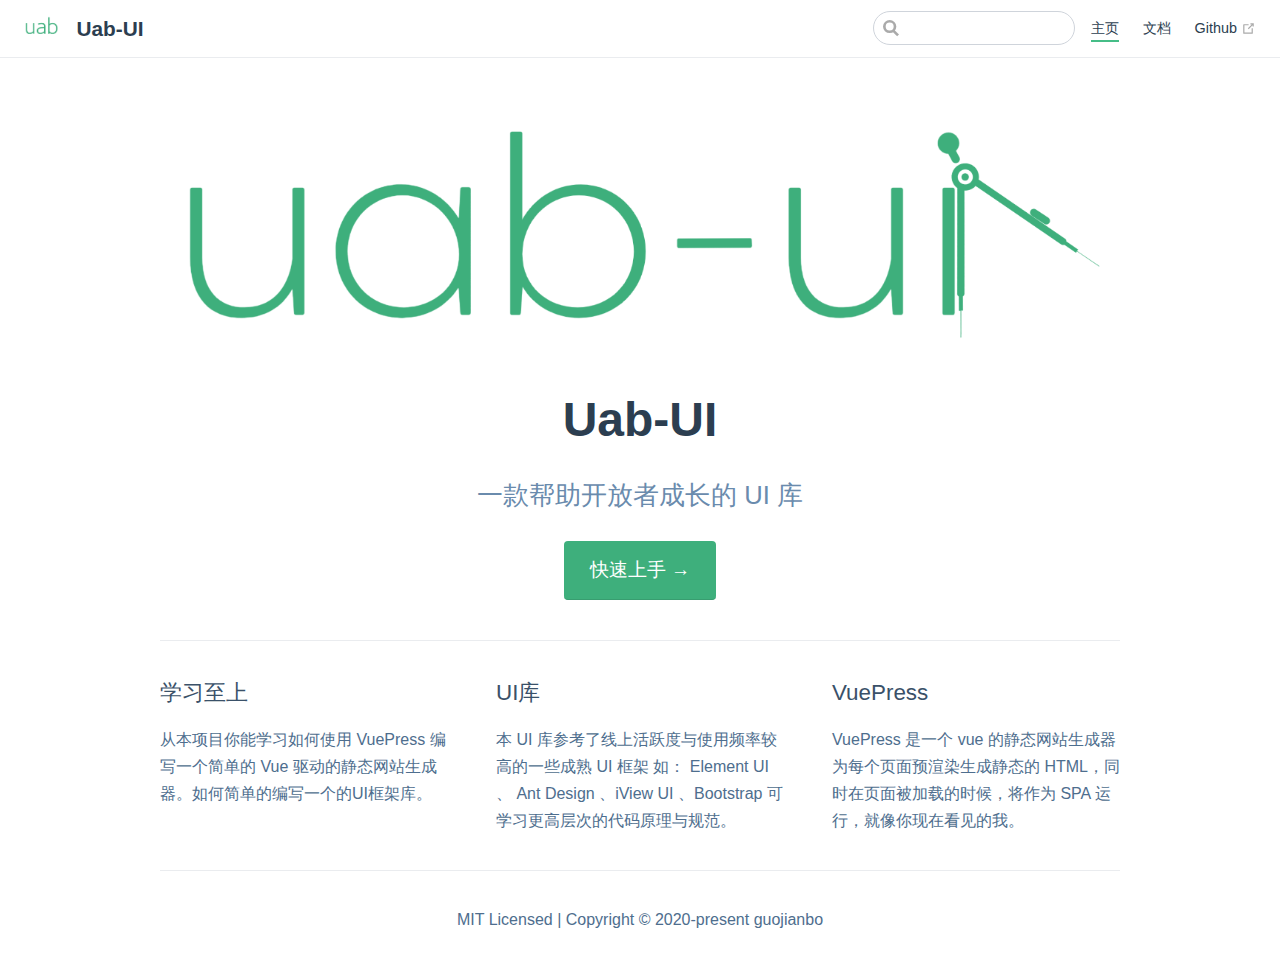
<file: index.html>
<!DOCTYPE html>
<html lang="en-US">
  <head>
    <meta charset="utf-8">
    <meta name="viewport" content="width=device-width,initial-scale=1">
    <title>Uab-UI</title>
    <meta name="generator" content="VuePress 1.8.2">
    <link rel="icon" href="/uabmi.png">
    <meta name="description" content="一款帮助开放者成长的 UI 库">
    
    <link rel="preload" href="/assets/css/0.styles.2dc91339.css" as="style"><link rel="preload" href="/assets/js/app.e7e433a6.js" as="script"><link rel="preload" href="/assets/js/3.326299cc.js" as="script"><link rel="preload" href="/assets/js/22.3279f881.js" as="script"><link rel="prefetch" href="/assets/js/1.7db89702.js"><link rel="prefetch" href="/assets/js/10.aef5c037.js"><link rel="prefetch" href="/assets/js/11.741125b7.js"><link rel="prefetch" href="/assets/js/12.6f91969f.js"><link rel="prefetch" href="/assets/js/13.5c30110a.js"><link rel="prefetch" href="/assets/js/14.6cfc4c5c.js"><link rel="prefetch" href="/assets/js/15.9802e1f9.js"><link rel="prefetch" href="/assets/js/16.38af58dc.js"><link rel="prefetch" href="/assets/js/17.e8e6f291.js"><link rel="prefetch" href="/assets/js/18.de03af91.js"><link rel="prefetch" href="/assets/js/19.e08130e3.js"><link rel="prefetch" href="/assets/js/20.43353f4c.js"><link rel="prefetch" href="/assets/js/21.22cfd119.js"><link rel="prefetch" href="/assets/js/23.c3cf12ed.js"><link rel="prefetch" href="/assets/js/24.85fdf75b.js"><link rel="prefetch" href="/assets/js/25.1d8bce47.js"><link rel="prefetch" href="/assets/js/26.4d8fe54a.js"><link rel="prefetch" href="/assets/js/27.4f7aeea5.js"><link rel="prefetch" href="/assets/js/28.0d09af6f.js"><link rel="prefetch" href="/assets/js/29.25a4a6c3.js"><link rel="prefetch" href="/assets/js/30.c2b25081.js"><link rel="prefetch" href="/assets/js/31.df7bdd78.js"><link rel="prefetch" href="/assets/js/32.3012d142.js"><link rel="prefetch" href="/assets/js/33.5dc021d8.js"><link rel="prefetch" href="/assets/js/4.533e971d.js"><link rel="prefetch" href="/assets/js/5.71ad529c.js"><link rel="prefetch" href="/assets/js/6.bf8e456c.js"><link rel="prefetch" href="/assets/js/7.8437b710.js"><link rel="prefetch" href="/assets/js/8.89316e0d.js"><link rel="prefetch" href="/assets/js/9.4049c2b1.js">
    <link rel="stylesheet" href="/assets/css/0.styles.2dc91339.css">
  </head>
  <body>
    <div id="app" data-server-rendered="true"><div class="theme-container no-sidebar"><header class="navbar"><div class="sidebar-button"><svg xmlns="http://www.w3.org/2000/svg" aria-hidden="true" role="img" viewBox="0 0 448 512" class="icon"><path fill="currentColor" d="M436 124H12c-6.627 0-12-5.373-12-12V80c0-6.627 5.373-12 12-12h424c6.627 0 12 5.373 12 12v32c0 6.627-5.373 12-12 12zm0 160H12c-6.627 0-12-5.373-12-12v-32c0-6.627 5.373-12 12-12h424c6.627 0 12 5.373 12 12v32c0 6.627-5.373 12-12 12zm0 160H12c-6.627 0-12-5.373-12-12v-32c0-6.627 5.373-12 12-12h424c6.627 0 12 5.373 12 12v32c0 6.627-5.373 12-12 12z"></path></svg></div> <a href="/" aria-current="page" class="home-link router-link-exact-active router-link-active"><img src="/uabmi.png" alt="Uab-UI" class="logo"> <span class="site-name can-hide">Uab-UI</span></a> <div class="links"><div class="search-box"><input aria-label="Search" autocomplete="off" spellcheck="false" value=""> <!----></div> <nav class="nav-links can-hide"><div class="nav-item"><a href="/" aria-current="page" class="nav-link router-link-exact-active router-link-active">
  主页
</a></div><div class="nav-item"><a href="/getting-started/" class="nav-link">
  文档
</a></div><div class="nav-item"><a href="https://github.com/shunyue1320/uab-ui" target="_blank" rel="noopener noreferrer" class="nav-link external">
  Github
  <span><svg xmlns="http://www.w3.org/2000/svg" aria-hidden="true" focusable="false" x="0px" y="0px" viewBox="0 0 100 100" width="15" height="15" class="icon outbound"><path fill="currentColor" d="M18.8,85.1h56l0,0c2.2,0,4-1.8,4-4v-32h-8v28h-48v-48h28v-8h-32l0,0c-2.2,0-4,1.8-4,4v56C14.8,83.3,16.6,85.1,18.8,85.1z"></path> <polygon fill="currentColor" points="45.7,48.7 51.3,54.3 77.2,28.5 77.2,37.2 85.2,37.2 85.2,14.9 62.8,14.9 62.8,22.9 71.5,22.9"></polygon></svg> <span class="sr-only">(opens new window)</span></span></a></div> <!----></nav></div></header> <div class="sidebar-mask"></div> <aside class="sidebar"><nav class="nav-links"><div class="nav-item"><a href="/" aria-current="page" class="nav-link router-link-exact-active router-link-active">
  主页
</a></div><div class="nav-item"><a href="/getting-started/" class="nav-link">
  文档
</a></div><div class="nav-item"><a href="https://github.com/shunyue1320/uab-ui" target="_blank" rel="noopener noreferrer" class="nav-link external">
  Github
  <span><svg xmlns="http://www.w3.org/2000/svg" aria-hidden="true" focusable="false" x="0px" y="0px" viewBox="0 0 100 100" width="15" height="15" class="icon outbound"><path fill="currentColor" d="M18.8,85.1h56l0,0c2.2,0,4-1.8,4-4v-32h-8v28h-48v-48h28v-8h-32l0,0c-2.2,0-4,1.8-4,4v56C14.8,83.3,16.6,85.1,18.8,85.1z"></path> <polygon fill="currentColor" points="45.7,48.7 51.3,54.3 77.2,28.5 77.2,37.2 85.2,37.2 85.2,14.9 62.8,14.9 62.8,22.9 71.5,22.9"></polygon></svg> <span class="sr-only">(opens new window)</span></span></a></div> <!----></nav>  <ul class="sidebar-links"><li><section class="sidebar-group depth-0"><p class="sidebar-heading open"><span>入门</span> <!----></p> <ul class="sidebar-links sidebar-group-items"><li><a href="/introduce/" class="sidebar-link">简介</a><ul class="sidebar-sub-headers"></ul></li><li><a href="/install/" class="sidebar-link">安装</a><ul class="sidebar-sub-headers"></ul></li><li><a href="/getting-started/" class="sidebar-link">快速上手</a><ul class="sidebar-sub-headers"></ul></li></ul></section></li><li><section class="sidebar-group depth-0"><p class="sidebar-heading"><span>组件</span> <!----></p> <ul class="sidebar-links sidebar-group-items"><li><a href="/components/icon.html" class="sidebar-link">Icon 图标</a><ul class="sidebar-sub-headers"></ul></li><li><a href="/components/button.html" class="sidebar-link">Button 按钮</a><ul class="sidebar-sub-headers"></ul></li><li><a href="/components/popover.html" class="sidebar-link">Popover 弹出框</a><ul class="sidebar-sub-headers"></ul></li><li><a href="/components/grid.html" class="sidebar-link">Grid 栅格</a><ul class="sidebar-sub-headers"></ul></li><li><a href="/components/tabs.html" class="sidebar-link">Tabs 标签页</a><ul class="sidebar-sub-headers"></ul></li><li><a href="/components/input.html" class="sidebar-link">Input 输入框</a></li><li><a href="/components/layout.html" class="sidebar-link">Layout 布局</a></li><li><a href="/components/table.html" class="sidebar-link">table 表格</a></li></ul></section></li></ul> </aside> <main aria-labelledby="main-title" class="home"><header class="hero"><img src="/uab.png" alt="hero"> <h1 id="main-title">
      Uab-UI
    </h1> <p class="description">
      一款帮助开放者成长的 UI 库
    </p> <p class="action"><a href="/introduce/" class="nav-link action-button">
  快速上手 →
</a></p></header> <div class="features"><div class="feature"><h2>学习至上</h2> <p>从本项目你能学习如何使用 VuePress 编写一个简单的 Vue 驱动的静态网站生成器。如何简单的编写一个的UI框架库。</p></div><div class="feature"><h2>UI库</h2> <p>本 UI 库参考了线上活跃度与使用频率较高的一些成熟 UI 框架 如： Element UI 、 Ant Design 、iView UI 、Bootstrap 可学习更高层次的代码原理与规范。</p></div><div class="feature"><h2>VuePress</h2> <p>VuePress 是一个 vue 的静态网站生成器 为每个页面预渲染生成静态的 HTML，同时在页面被加载的时候，将作为 SPA 运行，就像你现在看见的我。</p></div></div> <div class="theme-default-content custom content__default"></div> <div class="footer">
    MIT Licensed | Copyright © 2020-present guojianbo
  </div></main></div><div class="global-ui"></div></div>
    <script src="/assets/js/app.e7e433a6.js" defer></script><script src="/assets/js/3.326299cc.js" defer></script><script src="/assets/js/22.3279f881.js" defer></script>
  </body>
</html>
</file>
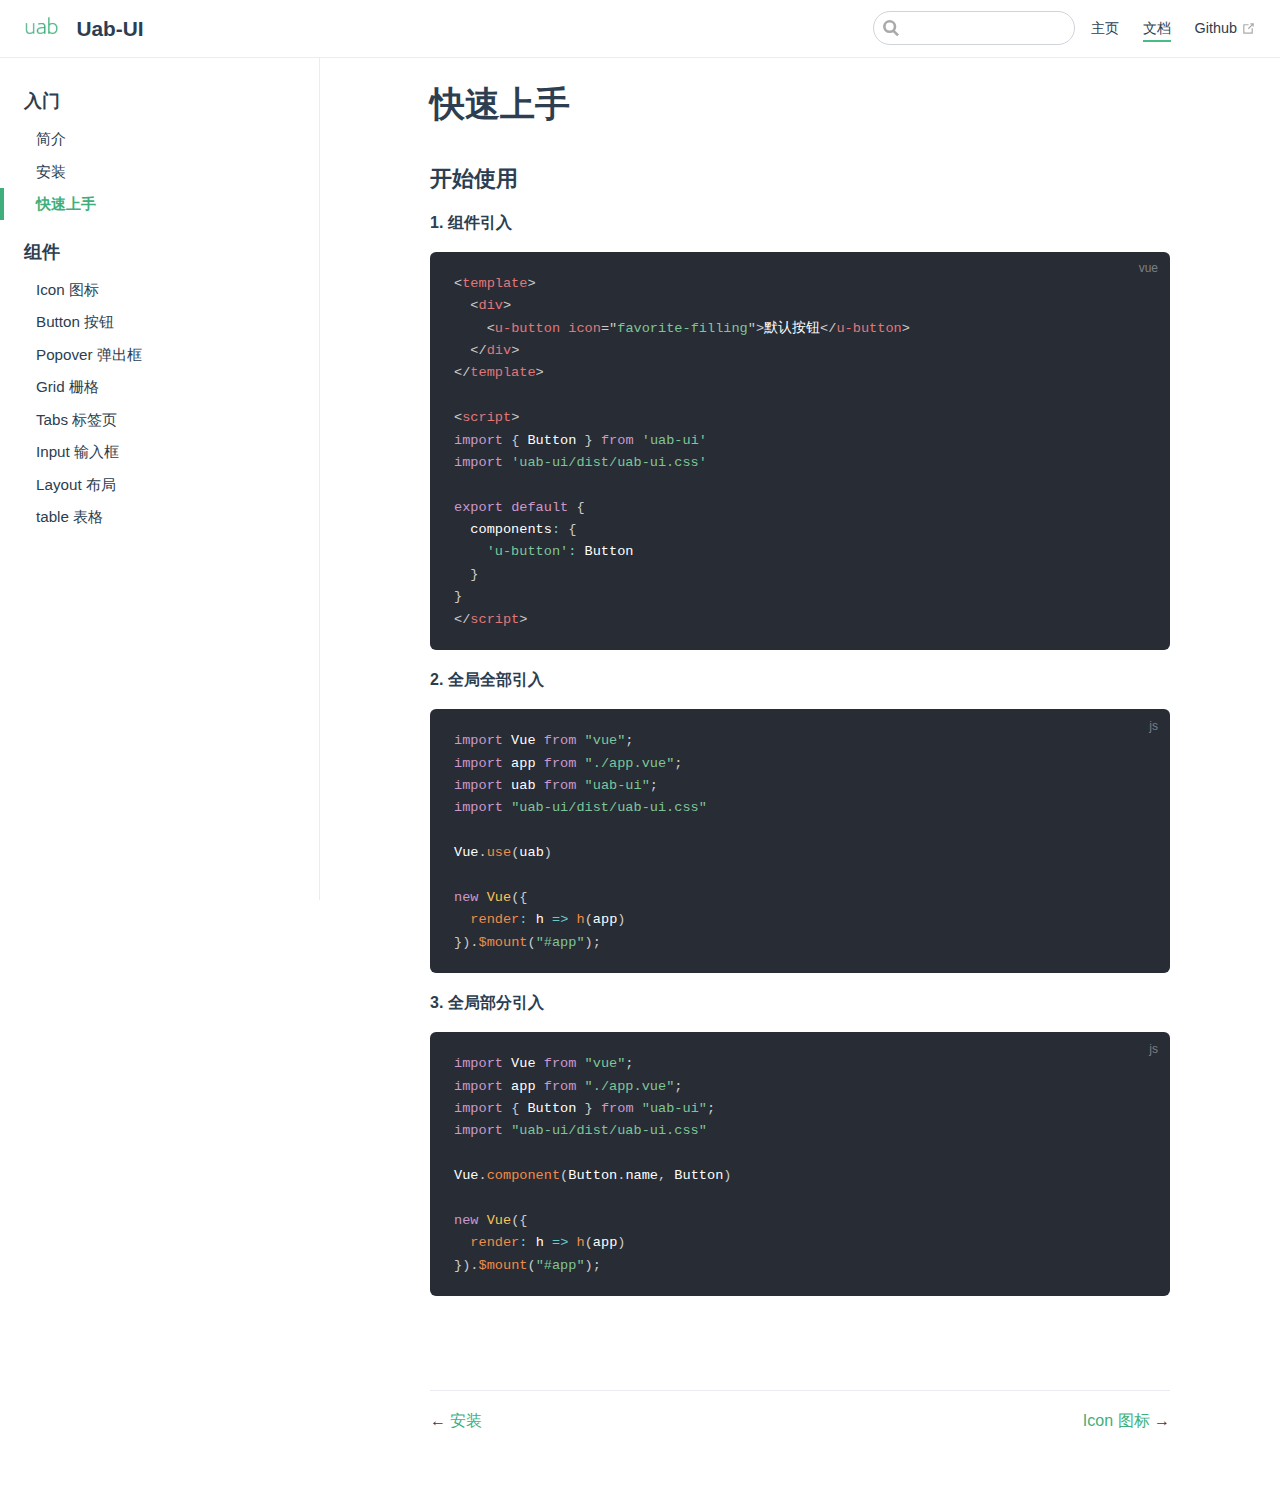
<file: getting-started/index.html>
<!DOCTYPE html>
<html lang="en-US">
  <head>
    <meta charset="utf-8">
    <meta name="viewport" content="width=device-width,initial-scale=1">
    <title>快速上手 | Uab-UI</title>
    <meta name="generator" content="VuePress 1.8.2">
    <link rel="icon" href="/uabmi.png">
    <meta name="description" content="一款帮助开放者成长的 UI 库">
    
    <link rel="preload" href="/assets/css/0.styles.2dc91339.css" as="style"><link rel="preload" href="/assets/js/app.e7e433a6.js" as="script"><link rel="preload" href="/assets/js/3.326299cc.js" as="script"><link rel="preload" href="/assets/js/31.df7bdd78.js" as="script"><link rel="prefetch" href="/assets/js/1.7db89702.js"><link rel="prefetch" href="/assets/js/10.aef5c037.js"><link rel="prefetch" href="/assets/js/11.741125b7.js"><link rel="prefetch" href="/assets/js/12.6f91969f.js"><link rel="prefetch" href="/assets/js/13.5c30110a.js"><link rel="prefetch" href="/assets/js/14.6cfc4c5c.js"><link rel="prefetch" href="/assets/js/15.9802e1f9.js"><link rel="prefetch" href="/assets/js/16.38af58dc.js"><link rel="prefetch" href="/assets/js/17.e8e6f291.js"><link rel="prefetch" href="/assets/js/18.de03af91.js"><link rel="prefetch" href="/assets/js/19.e08130e3.js"><link rel="prefetch" href="/assets/js/20.43353f4c.js"><link rel="prefetch" href="/assets/js/21.22cfd119.js"><link rel="prefetch" href="/assets/js/22.3279f881.js"><link rel="prefetch" href="/assets/js/23.c3cf12ed.js"><link rel="prefetch" href="/assets/js/24.85fdf75b.js"><link rel="prefetch" href="/assets/js/25.1d8bce47.js"><link rel="prefetch" href="/assets/js/26.4d8fe54a.js"><link rel="prefetch" href="/assets/js/27.4f7aeea5.js"><link rel="prefetch" href="/assets/js/28.0d09af6f.js"><link rel="prefetch" href="/assets/js/29.25a4a6c3.js"><link rel="prefetch" href="/assets/js/30.c2b25081.js"><link rel="prefetch" href="/assets/js/32.3012d142.js"><link rel="prefetch" href="/assets/js/33.5dc021d8.js"><link rel="prefetch" href="/assets/js/4.533e971d.js"><link rel="prefetch" href="/assets/js/5.71ad529c.js"><link rel="prefetch" href="/assets/js/6.bf8e456c.js"><link rel="prefetch" href="/assets/js/7.8437b710.js"><link rel="prefetch" href="/assets/js/8.89316e0d.js"><link rel="prefetch" href="/assets/js/9.4049c2b1.js">
    <link rel="stylesheet" href="/assets/css/0.styles.2dc91339.css">
  </head>
  <body>
    <div id="app" data-server-rendered="true"><div class="theme-container"><header class="navbar"><div class="sidebar-button"><svg xmlns="http://www.w3.org/2000/svg" aria-hidden="true" role="img" viewBox="0 0 448 512" class="icon"><path fill="currentColor" d="M436 124H12c-6.627 0-12-5.373-12-12V80c0-6.627 5.373-12 12-12h424c6.627 0 12 5.373 12 12v32c0 6.627-5.373 12-12 12zm0 160H12c-6.627 0-12-5.373-12-12v-32c0-6.627 5.373-12 12-12h424c6.627 0 12 5.373 12 12v32c0 6.627-5.373 12-12 12zm0 160H12c-6.627 0-12-5.373-12-12v-32c0-6.627 5.373-12 12-12h424c6.627 0 12 5.373 12 12v32c0 6.627-5.373 12-12 12z"></path></svg></div> <a href="/" class="home-link router-link-active"><img src="/uabmi.png" alt="Uab-UI" class="logo"> <span class="site-name can-hide">Uab-UI</span></a> <div class="links"><div class="search-box"><input aria-label="Search" autocomplete="off" spellcheck="false" value=""> <!----></div> <nav class="nav-links can-hide"><div class="nav-item"><a href="/" class="nav-link">
  主页
</a></div><div class="nav-item"><a href="/getting-started/" aria-current="page" class="nav-link router-link-exact-active router-link-active">
  文档
</a></div><div class="nav-item"><a href="https://github.com/shunyue1320/uab-ui" target="_blank" rel="noopener noreferrer" class="nav-link external">
  Github
  <span><svg xmlns="http://www.w3.org/2000/svg" aria-hidden="true" focusable="false" x="0px" y="0px" viewBox="0 0 100 100" width="15" height="15" class="icon outbound"><path fill="currentColor" d="M18.8,85.1h56l0,0c2.2,0,4-1.8,4-4v-32h-8v28h-48v-48h28v-8h-32l0,0c-2.2,0-4,1.8-4,4v56C14.8,83.3,16.6,85.1,18.8,85.1z"></path> <polygon fill="currentColor" points="45.7,48.7 51.3,54.3 77.2,28.5 77.2,37.2 85.2,37.2 85.2,14.9 62.8,14.9 62.8,22.9 71.5,22.9"></polygon></svg> <span class="sr-only">(opens new window)</span></span></a></div> <!----></nav></div></header> <div class="sidebar-mask"></div> <aside class="sidebar"><nav class="nav-links"><div class="nav-item"><a href="/" class="nav-link">
  主页
</a></div><div class="nav-item"><a href="/getting-started/" aria-current="page" class="nav-link router-link-exact-active router-link-active">
  文档
</a></div><div class="nav-item"><a href="https://github.com/shunyue1320/uab-ui" target="_blank" rel="noopener noreferrer" class="nav-link external">
  Github
  <span><svg xmlns="http://www.w3.org/2000/svg" aria-hidden="true" focusable="false" x="0px" y="0px" viewBox="0 0 100 100" width="15" height="15" class="icon outbound"><path fill="currentColor" d="M18.8,85.1h56l0,0c2.2,0,4-1.8,4-4v-32h-8v28h-48v-48h28v-8h-32l0,0c-2.2,0-4,1.8-4,4v56C14.8,83.3,16.6,85.1,18.8,85.1z"></path> <polygon fill="currentColor" points="45.7,48.7 51.3,54.3 77.2,28.5 77.2,37.2 85.2,37.2 85.2,14.9 62.8,14.9 62.8,22.9 71.5,22.9"></polygon></svg> <span class="sr-only">(opens new window)</span></span></a></div> <!----></nav>  <ul class="sidebar-links"><li><section class="sidebar-group depth-0"><p class="sidebar-heading open"><span>入门</span> <!----></p> <ul class="sidebar-links sidebar-group-items"><li><a href="/introduce/" class="sidebar-link">简介</a><ul class="sidebar-sub-headers"></ul></li><li><a href="/install/" class="sidebar-link">安装</a><ul class="sidebar-sub-headers"></ul></li><li><a href="/getting-started/" aria-current="page" class="active sidebar-link">快速上手</a><ul class="sidebar-sub-headers"></ul></li></ul></section></li><li><section class="sidebar-group depth-0"><p class="sidebar-heading"><span>组件</span> <!----></p> <ul class="sidebar-links sidebar-group-items"><li><a href="/components/icon.html" class="sidebar-link">Icon 图标</a><ul class="sidebar-sub-headers"></ul></li><li><a href="/components/button.html" class="sidebar-link">Button 按钮</a><ul class="sidebar-sub-headers"></ul></li><li><a href="/components/popover.html" class="sidebar-link">Popover 弹出框</a><ul class="sidebar-sub-headers"></ul></li><li><a href="/components/grid.html" class="sidebar-link">Grid 栅格</a><ul class="sidebar-sub-headers"></ul></li><li><a href="/components/tabs.html" class="sidebar-link">Tabs 标签页</a><ul class="sidebar-sub-headers"></ul></li><li><a href="/components/input.html" class="sidebar-link">Input 输入框</a></li><li><a href="/components/layout.html" class="sidebar-link">Layout 布局</a></li><li><a href="/components/table.html" class="sidebar-link">table 表格</a></li></ul></section></li></ul> </aside> <main class="page"> <div class="theme-default-content content__default"><h1 id="快速上手"><a href="#快速上手" class="header-anchor">#</a> 快速上手</h1> <h3 id="开始使用"><a href="#开始使用" class="header-anchor">#</a> 开始使用</h3> <p><strong>1. 组件引入</strong></p> <div class="language-vue extra-class"><pre class="language-vue"><code><span class="token tag"><span class="token tag"><span class="token punctuation">&lt;</span>template</span><span class="token punctuation">&gt;</span></span>
  <span class="token tag"><span class="token tag"><span class="token punctuation">&lt;</span>div</span><span class="token punctuation">&gt;</span></span>
    <span class="token tag"><span class="token tag"><span class="token punctuation">&lt;</span>u-button</span> <span class="token attr-name">icon</span><span class="token attr-value"><span class="token punctuation attr-equals">=</span><span class="token punctuation">&quot;</span>favorite-filling<span class="token punctuation">&quot;</span></span><span class="token punctuation">&gt;</span></span>默认按钮<span class="token tag"><span class="token tag"><span class="token punctuation">&lt;/</span>u-button</span><span class="token punctuation">&gt;</span></span>
  <span class="token tag"><span class="token tag"><span class="token punctuation">&lt;/</span>div</span><span class="token punctuation">&gt;</span></span>
<span class="token tag"><span class="token tag"><span class="token punctuation">&lt;/</span>template</span><span class="token punctuation">&gt;</span></span>

<span class="token tag"><span class="token tag"><span class="token punctuation">&lt;</span>script</span><span class="token punctuation">&gt;</span></span><span class="token script"><span class="token language-javascript">
<span class="token keyword">import</span> <span class="token punctuation">{</span> Button <span class="token punctuation">}</span> <span class="token keyword">from</span> <span class="token string">'uab-ui'</span>
<span class="token keyword">import</span> <span class="token string">'uab-ui/dist/uab-ui.css'</span>

<span class="token keyword">export</span> <span class="token keyword">default</span> <span class="token punctuation">{</span>
  components<span class="token operator">:</span> <span class="token punctuation">{</span>
    <span class="token string">'u-button'</span><span class="token operator">:</span> Button
  <span class="token punctuation">}</span>
<span class="token punctuation">}</span>
</span></span><span class="token tag"><span class="token tag"><span class="token punctuation">&lt;/</span>script</span><span class="token punctuation">&gt;</span></span>
</code></pre></div><p><strong>2. 全局全部引入</strong></p> <div class="language-js extra-class"><pre class="language-js"><code><span class="token keyword">import</span> Vue <span class="token keyword">from</span> <span class="token string">&quot;vue&quot;</span><span class="token punctuation">;</span>
<span class="token keyword">import</span> app <span class="token keyword">from</span> <span class="token string">&quot;./app.vue&quot;</span><span class="token punctuation">;</span>
<span class="token keyword">import</span> uab <span class="token keyword">from</span> <span class="token string">&quot;uab-ui&quot;</span><span class="token punctuation">;</span>
<span class="token keyword">import</span> <span class="token string">&quot;uab-ui/dist/uab-ui.css&quot;</span>

Vue<span class="token punctuation">.</span><span class="token function">use</span><span class="token punctuation">(</span>uab<span class="token punctuation">)</span>

<span class="token keyword">new</span> <span class="token class-name">Vue</span><span class="token punctuation">(</span><span class="token punctuation">{</span>
  <span class="token function-variable function">render</span><span class="token operator">:</span> <span class="token parameter">h</span> <span class="token operator">=&gt;</span> <span class="token function">h</span><span class="token punctuation">(</span>app<span class="token punctuation">)</span>
<span class="token punctuation">}</span><span class="token punctuation">)</span><span class="token punctuation">.</span><span class="token function">$mount</span><span class="token punctuation">(</span><span class="token string">&quot;#app&quot;</span><span class="token punctuation">)</span><span class="token punctuation">;</span>
</code></pre></div><p><strong>3. 全局部分引入</strong></p> <div class="language-js extra-class"><pre class="language-js"><code><span class="token keyword">import</span> Vue <span class="token keyword">from</span> <span class="token string">&quot;vue&quot;</span><span class="token punctuation">;</span>
<span class="token keyword">import</span> app <span class="token keyword">from</span> <span class="token string">&quot;./app.vue&quot;</span><span class="token punctuation">;</span>
<span class="token keyword">import</span> <span class="token punctuation">{</span> Button <span class="token punctuation">}</span> <span class="token keyword">from</span> <span class="token string">&quot;uab-ui&quot;</span><span class="token punctuation">;</span>
<span class="token keyword">import</span> <span class="token string">&quot;uab-ui/dist/uab-ui.css&quot;</span>

Vue<span class="token punctuation">.</span><span class="token function">component</span><span class="token punctuation">(</span>Button<span class="token punctuation">.</span>name<span class="token punctuation">,</span> Button<span class="token punctuation">)</span>

<span class="token keyword">new</span> <span class="token class-name">Vue</span><span class="token punctuation">(</span><span class="token punctuation">{</span>
  <span class="token function-variable function">render</span><span class="token operator">:</span> <span class="token parameter">h</span> <span class="token operator">=&gt;</span> <span class="token function">h</span><span class="token punctuation">(</span>app<span class="token punctuation">)</span>
<span class="token punctuation">}</span><span class="token punctuation">)</span><span class="token punctuation">.</span><span class="token function">$mount</span><span class="token punctuation">(</span><span class="token string">&quot;#app&quot;</span><span class="token punctuation">)</span><span class="token punctuation">;</span>
</code></pre></div></div> <footer class="page-edit"><!----> <!----></footer> <div class="page-nav"><p class="inner"><span class="prev">
      ←
      <a href="/install/" class="prev">
        安装
      </a></span> <span class="next"><a href="/components/icon.html">
        Icon 图标
      </a>
      →
    </span></p></div> </main></div><div class="global-ui"></div></div>
    <script src="/assets/js/app.e7e433a6.js" defer></script><script src="/assets/js/3.326299cc.js" defer></script><script src="/assets/js/31.df7bdd78.js" defer></script>
  </body>
</html>
</file>
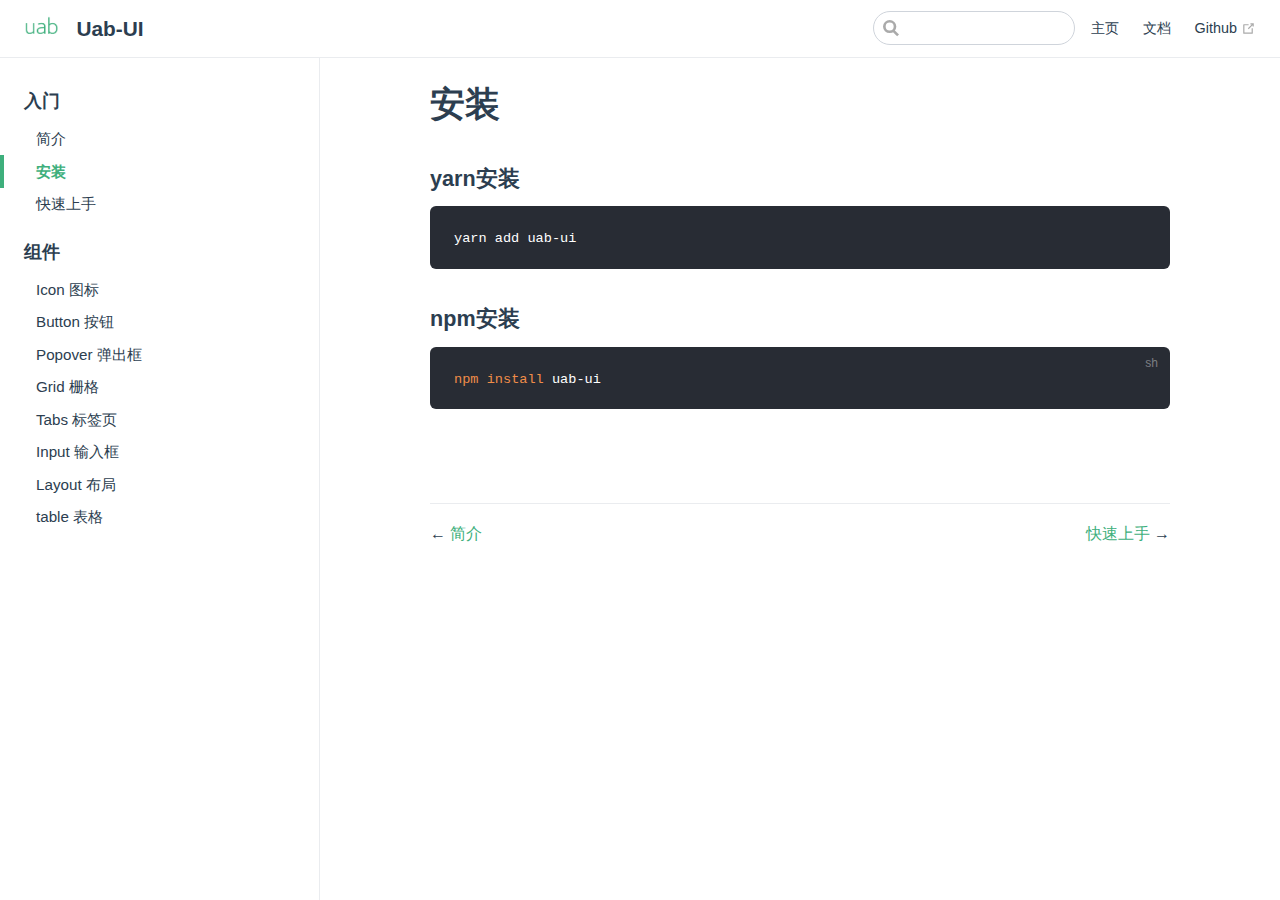
<file: install/index.html>
<!DOCTYPE html>
<html lang="en-US">
  <head>
    <meta charset="utf-8">
    <meta name="viewport" content="width=device-width,initial-scale=1">
    <title>安装 | Uab-UI</title>
    <meta name="generator" content="VuePress 1.8.2">
    <link rel="icon" href="/uabmi.png">
    <meta name="description" content="一款帮助开放者成长的 UI 库">
    
    <link rel="preload" href="/assets/css/0.styles.2dc91339.css" as="style"><link rel="preload" href="/assets/js/app.e7e433a6.js" as="script"><link rel="preload" href="/assets/js/3.326299cc.js" as="script"><link rel="preload" href="/assets/js/32.3012d142.js" as="script"><link rel="prefetch" href="/assets/js/1.7db89702.js"><link rel="prefetch" href="/assets/js/10.aef5c037.js"><link rel="prefetch" href="/assets/js/11.741125b7.js"><link rel="prefetch" href="/assets/js/12.6f91969f.js"><link rel="prefetch" href="/assets/js/13.5c30110a.js"><link rel="prefetch" href="/assets/js/14.6cfc4c5c.js"><link rel="prefetch" href="/assets/js/15.9802e1f9.js"><link rel="prefetch" href="/assets/js/16.38af58dc.js"><link rel="prefetch" href="/assets/js/17.e8e6f291.js"><link rel="prefetch" href="/assets/js/18.de03af91.js"><link rel="prefetch" href="/assets/js/19.e08130e3.js"><link rel="prefetch" href="/assets/js/20.43353f4c.js"><link rel="prefetch" href="/assets/js/21.22cfd119.js"><link rel="prefetch" href="/assets/js/22.3279f881.js"><link rel="prefetch" href="/assets/js/23.c3cf12ed.js"><link rel="prefetch" href="/assets/js/24.85fdf75b.js"><link rel="prefetch" href="/assets/js/25.1d8bce47.js"><link rel="prefetch" href="/assets/js/26.4d8fe54a.js"><link rel="prefetch" href="/assets/js/27.4f7aeea5.js"><link rel="prefetch" href="/assets/js/28.0d09af6f.js"><link rel="prefetch" href="/assets/js/29.25a4a6c3.js"><link rel="prefetch" href="/assets/js/30.c2b25081.js"><link rel="prefetch" href="/assets/js/31.df7bdd78.js"><link rel="prefetch" href="/assets/js/33.5dc021d8.js"><link rel="prefetch" href="/assets/js/4.533e971d.js"><link rel="prefetch" href="/assets/js/5.71ad529c.js"><link rel="prefetch" href="/assets/js/6.bf8e456c.js"><link rel="prefetch" href="/assets/js/7.8437b710.js"><link rel="prefetch" href="/assets/js/8.89316e0d.js"><link rel="prefetch" href="/assets/js/9.4049c2b1.js">
    <link rel="stylesheet" href="/assets/css/0.styles.2dc91339.css">
  </head>
  <body>
    <div id="app" data-server-rendered="true"><div class="theme-container"><header class="navbar"><div class="sidebar-button"><svg xmlns="http://www.w3.org/2000/svg" aria-hidden="true" role="img" viewBox="0 0 448 512" class="icon"><path fill="currentColor" d="M436 124H12c-6.627 0-12-5.373-12-12V80c0-6.627 5.373-12 12-12h424c6.627 0 12 5.373 12 12v32c0 6.627-5.373 12-12 12zm0 160H12c-6.627 0-12-5.373-12-12v-32c0-6.627 5.373-12 12-12h424c6.627 0 12 5.373 12 12v32c0 6.627-5.373 12-12 12zm0 160H12c-6.627 0-12-5.373-12-12v-32c0-6.627 5.373-12 12-12h424c6.627 0 12 5.373 12 12v32c0 6.627-5.373 12-12 12z"></path></svg></div> <a href="/" class="home-link router-link-active"><img src="/uabmi.png" alt="Uab-UI" class="logo"> <span class="site-name can-hide">Uab-UI</span></a> <div class="links"><div class="search-box"><input aria-label="Search" autocomplete="off" spellcheck="false" value=""> <!----></div> <nav class="nav-links can-hide"><div class="nav-item"><a href="/" class="nav-link">
  主页
</a></div><div class="nav-item"><a href="/getting-started/" class="nav-link">
  文档
</a></div><div class="nav-item"><a href="https://github.com/shunyue1320/uab-ui" target="_blank" rel="noopener noreferrer" class="nav-link external">
  Github
  <span><svg xmlns="http://www.w3.org/2000/svg" aria-hidden="true" focusable="false" x="0px" y="0px" viewBox="0 0 100 100" width="15" height="15" class="icon outbound"><path fill="currentColor" d="M18.8,85.1h56l0,0c2.2,0,4-1.8,4-4v-32h-8v28h-48v-48h28v-8h-32l0,0c-2.2,0-4,1.8-4,4v56C14.8,83.3,16.6,85.1,18.8,85.1z"></path> <polygon fill="currentColor" points="45.7,48.7 51.3,54.3 77.2,28.5 77.2,37.2 85.2,37.2 85.2,14.9 62.8,14.9 62.8,22.9 71.5,22.9"></polygon></svg> <span class="sr-only">(opens new window)</span></span></a></div> <!----></nav></div></header> <div class="sidebar-mask"></div> <aside class="sidebar"><nav class="nav-links"><div class="nav-item"><a href="/" class="nav-link">
  主页
</a></div><div class="nav-item"><a href="/getting-started/" class="nav-link">
  文档
</a></div><div class="nav-item"><a href="https://github.com/shunyue1320/uab-ui" target="_blank" rel="noopener noreferrer" class="nav-link external">
  Github
  <span><svg xmlns="http://www.w3.org/2000/svg" aria-hidden="true" focusable="false" x="0px" y="0px" viewBox="0 0 100 100" width="15" height="15" class="icon outbound"><path fill="currentColor" d="M18.8,85.1h56l0,0c2.2,0,4-1.8,4-4v-32h-8v28h-48v-48h28v-8h-32l0,0c-2.2,0-4,1.8-4,4v56C14.8,83.3,16.6,85.1,18.8,85.1z"></path> <polygon fill="currentColor" points="45.7,48.7 51.3,54.3 77.2,28.5 77.2,37.2 85.2,37.2 85.2,14.9 62.8,14.9 62.8,22.9 71.5,22.9"></polygon></svg> <span class="sr-only">(opens new window)</span></span></a></div> <!----></nav>  <ul class="sidebar-links"><li><section class="sidebar-group depth-0"><p class="sidebar-heading open"><span>入门</span> <!----></p> <ul class="sidebar-links sidebar-group-items"><li><a href="/introduce/" class="sidebar-link">简介</a><ul class="sidebar-sub-headers"></ul></li><li><a href="/install/" aria-current="page" class="active sidebar-link">安装</a><ul class="sidebar-sub-headers"></ul></li><li><a href="/getting-started/" class="sidebar-link">快速上手</a><ul class="sidebar-sub-headers"></ul></li></ul></section></li><li><section class="sidebar-group depth-0"><p class="sidebar-heading"><span>组件</span> <!----></p> <ul class="sidebar-links sidebar-group-items"><li><a href="/components/icon.html" class="sidebar-link">Icon 图标</a><ul class="sidebar-sub-headers"></ul></li><li><a href="/components/button.html" class="sidebar-link">Button 按钮</a><ul class="sidebar-sub-headers"></ul></li><li><a href="/components/popover.html" class="sidebar-link">Popover 弹出框</a><ul class="sidebar-sub-headers"></ul></li><li><a href="/components/grid.html" class="sidebar-link">Grid 栅格</a><ul class="sidebar-sub-headers"></ul></li><li><a href="/components/tabs.html" class="sidebar-link">Tabs 标签页</a><ul class="sidebar-sub-headers"></ul></li><li><a href="/components/input.html" class="sidebar-link">Input 输入框</a></li><li><a href="/components/layout.html" class="sidebar-link">Layout 布局</a></li><li><a href="/components/table.html" class="sidebar-link">table 表格</a></li></ul></section></li></ul> </aside> <main class="page"> <div class="theme-default-content content__default"><h1 id="安装"><a href="#安装" class="header-anchor">#</a> 安装</h1> <h3 id="yarn安装"><a href="#yarn安装" class="header-anchor">#</a> yarn安装</h3> <div class="language- extra-class"><pre class="language-text"><code>yarn add uab-ui
</code></pre></div><h3 id="npm安装"><a href="#npm安装" class="header-anchor">#</a> npm安装</h3> <div class="language-bash extra-class"><pre class="language-bash"><code><span class="token function">npm</span> <span class="token function">install</span> uab-ui
</code></pre></div></div> <footer class="page-edit"><!----> <!----></footer> <div class="page-nav"><p class="inner"><span class="prev">
      ←
      <a href="/introduce/" class="prev">
        简介
      </a></span> <span class="next"><a href="/getting-started/">
        快速上手
      </a>
      →
    </span></p></div> </main></div><div class="global-ui"></div></div>
    <script src="/assets/js/app.e7e433a6.js" defer></script><script src="/assets/js/3.326299cc.js" defer></script><script src="/assets/js/32.3012d142.js" defer></script>
  </body>
</html>
</file>
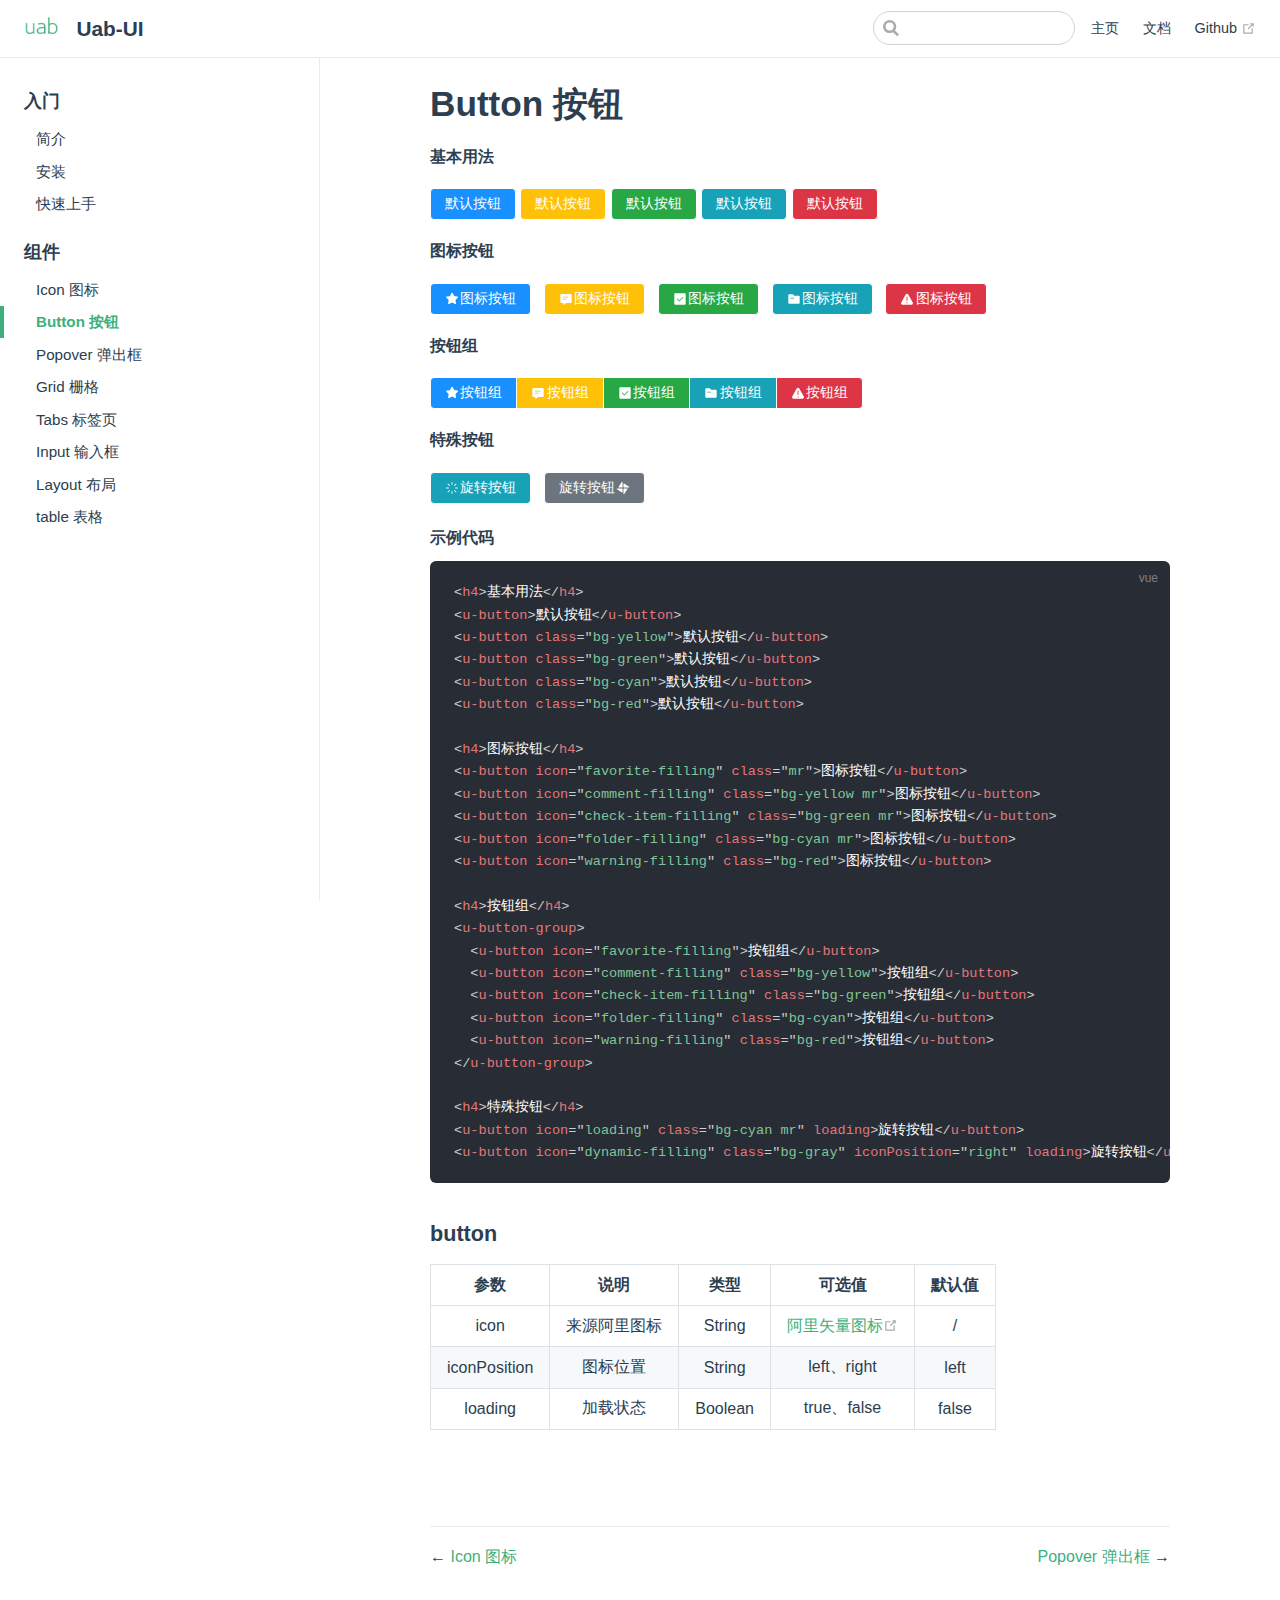
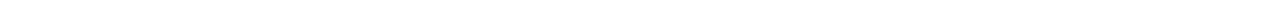
<file: components/button.html>
<!DOCTYPE html>
<html lang="en-US">
  <head>
    <meta charset="utf-8">
    <meta name="viewport" content="width=device-width,initial-scale=1">
    <title>Button 按钮 | Uab-UI</title>
    <meta name="generator" content="VuePress 1.8.2">
    <link rel="icon" href="/uabmi.png">
    <meta name="description" content="一款帮助开放者成长的 UI 库">
    
    <link rel="preload" href="/assets/css/0.styles.2dc91339.css" as="style"><link rel="preload" href="/assets/js/app.e7e433a6.js" as="script"><link rel="preload" href="/assets/js/3.326299cc.js" as="script"><link rel="preload" href="/assets/js/23.c3cf12ed.js" as="script"><link rel="prefetch" href="/assets/js/1.7db89702.js"><link rel="prefetch" href="/assets/js/10.aef5c037.js"><link rel="prefetch" href="/assets/js/11.741125b7.js"><link rel="prefetch" href="/assets/js/12.6f91969f.js"><link rel="prefetch" href="/assets/js/13.5c30110a.js"><link rel="prefetch" href="/assets/js/14.6cfc4c5c.js"><link rel="prefetch" href="/assets/js/15.9802e1f9.js"><link rel="prefetch" href="/assets/js/16.38af58dc.js"><link rel="prefetch" href="/assets/js/17.e8e6f291.js"><link rel="prefetch" href="/assets/js/18.de03af91.js"><link rel="prefetch" href="/assets/js/19.e08130e3.js"><link rel="prefetch" href="/assets/js/20.43353f4c.js"><link rel="prefetch" href="/assets/js/21.22cfd119.js"><link rel="prefetch" href="/assets/js/22.3279f881.js"><link rel="prefetch" href="/assets/js/24.85fdf75b.js"><link rel="prefetch" href="/assets/js/25.1d8bce47.js"><link rel="prefetch" href="/assets/js/26.4d8fe54a.js"><link rel="prefetch" href="/assets/js/27.4f7aeea5.js"><link rel="prefetch" href="/assets/js/28.0d09af6f.js"><link rel="prefetch" href="/assets/js/29.25a4a6c3.js"><link rel="prefetch" href="/assets/js/30.c2b25081.js"><link rel="prefetch" href="/assets/js/31.df7bdd78.js"><link rel="prefetch" href="/assets/js/32.3012d142.js"><link rel="prefetch" href="/assets/js/33.5dc021d8.js"><link rel="prefetch" href="/assets/js/4.533e971d.js"><link rel="prefetch" href="/assets/js/5.71ad529c.js"><link rel="prefetch" href="/assets/js/6.bf8e456c.js"><link rel="prefetch" href="/assets/js/7.8437b710.js"><link rel="prefetch" href="/assets/js/8.89316e0d.js"><link rel="prefetch" href="/assets/js/9.4049c2b1.js">
    <link rel="stylesheet" href="/assets/css/0.styles.2dc91339.css">
  </head>
  <body>
    <div id="app" data-server-rendered="true"><div class="theme-container"><header class="navbar"><div class="sidebar-button"><svg xmlns="http://www.w3.org/2000/svg" aria-hidden="true" role="img" viewBox="0 0 448 512" class="icon"><path fill="currentColor" d="M436 124H12c-6.627 0-12-5.373-12-12V80c0-6.627 5.373-12 12-12h424c6.627 0 12 5.373 12 12v32c0 6.627-5.373 12-12 12zm0 160H12c-6.627 0-12-5.373-12-12v-32c0-6.627 5.373-12 12-12h424c6.627 0 12 5.373 12 12v32c0 6.627-5.373 12-12 12zm0 160H12c-6.627 0-12-5.373-12-12v-32c0-6.627 5.373-12 12-12h424c6.627 0 12 5.373 12 12v32c0 6.627-5.373 12-12 12z"></path></svg></div> <a href="/" class="home-link router-link-active"><img src="/uabmi.png" alt="Uab-UI" class="logo"> <span class="site-name can-hide">Uab-UI</span></a> <div class="links"><div class="search-box"><input aria-label="Search" autocomplete="off" spellcheck="false" value=""> <!----></div> <nav class="nav-links can-hide"><div class="nav-item"><a href="/" class="nav-link">
  主页
</a></div><div class="nav-item"><a href="/getting-started/" class="nav-link">
  文档
</a></div><div class="nav-item"><a href="https://github.com/shunyue1320/uab-ui" target="_blank" rel="noopener noreferrer" class="nav-link external">
  Github
  <span><svg xmlns="http://www.w3.org/2000/svg" aria-hidden="true" focusable="false" x="0px" y="0px" viewBox="0 0 100 100" width="15" height="15" class="icon outbound"><path fill="currentColor" d="M18.8,85.1h56l0,0c2.2,0,4-1.8,4-4v-32h-8v28h-48v-48h28v-8h-32l0,0c-2.2,0-4,1.8-4,4v56C14.8,83.3,16.6,85.1,18.8,85.1z"></path> <polygon fill="currentColor" points="45.7,48.7 51.3,54.3 77.2,28.5 77.2,37.2 85.2,37.2 85.2,14.9 62.8,14.9 62.8,22.9 71.5,22.9"></polygon></svg> <span class="sr-only">(opens new window)</span></span></a></div> <!----></nav></div></header> <div class="sidebar-mask"></div> <aside class="sidebar"><nav class="nav-links"><div class="nav-item"><a href="/" class="nav-link">
  主页
</a></div><div class="nav-item"><a href="/getting-started/" class="nav-link">
  文档
</a></div><div class="nav-item"><a href="https://github.com/shunyue1320/uab-ui" target="_blank" rel="noopener noreferrer" class="nav-link external">
  Github
  <span><svg xmlns="http://www.w3.org/2000/svg" aria-hidden="true" focusable="false" x="0px" y="0px" viewBox="0 0 100 100" width="15" height="15" class="icon outbound"><path fill="currentColor" d="M18.8,85.1h56l0,0c2.2,0,4-1.8,4-4v-32h-8v28h-48v-48h28v-8h-32l0,0c-2.2,0-4,1.8-4,4v56C14.8,83.3,16.6,85.1,18.8,85.1z"></path> <polygon fill="currentColor" points="45.7,48.7 51.3,54.3 77.2,28.5 77.2,37.2 85.2,37.2 85.2,14.9 62.8,14.9 62.8,22.9 71.5,22.9"></polygon></svg> <span class="sr-only">(opens new window)</span></span></a></div> <!----></nav>  <ul class="sidebar-links"><li><section class="sidebar-group depth-0"><p class="sidebar-heading"><span>入门</span> <!----></p> <ul class="sidebar-links sidebar-group-items"><li><a href="/introduce/" class="sidebar-link">简介</a><ul class="sidebar-sub-headers"></ul></li><li><a href="/install/" class="sidebar-link">安装</a><ul class="sidebar-sub-headers"></ul></li><li><a href="/getting-started/" class="sidebar-link">快速上手</a><ul class="sidebar-sub-headers"></ul></li></ul></section></li><li><section class="sidebar-group depth-0"><p class="sidebar-heading open"><span>组件</span> <!----></p> <ul class="sidebar-links sidebar-group-items"><li><a href="/components/icon.html" class="sidebar-link">Icon 图标</a><ul class="sidebar-sub-headers"></ul></li><li><a href="/components/button.html" aria-current="page" class="active sidebar-link">Button 按钮</a><ul class="sidebar-sub-headers"></ul></li><li><a href="/components/popover.html" class="sidebar-link">Popover 弹出框</a><ul class="sidebar-sub-headers"></ul></li><li><a href="/components/grid.html" class="sidebar-link">Grid 栅格</a><ul class="sidebar-sub-headers"></ul></li><li><a href="/components/tabs.html" class="sidebar-link">Tabs 标签页</a><ul class="sidebar-sub-headers"></ul></li><li><a href="/components/input.html" class="sidebar-link">Input 输入框</a></li><li><a href="/components/layout.html" class="sidebar-link">Layout 布局</a></li><li><a href="/components/table.html" class="sidebar-link">table 表格</a></li></ul></section></li></ul> </aside> <main class="page"> <div class="theme-default-content content__default"><h1 id="button-按钮"><a href="#button-按钮" class="header-anchor">#</a> Button 按钮</h1> <!----> <h4 id="示例代码"><a href="#示例代码" class="header-anchor">#</a> 示例代码</h4> <div class="language-vue extra-class"><pre class="language-vue"><code><span class="token tag"><span class="token tag"><span class="token punctuation">&lt;</span>h4</span><span class="token punctuation">&gt;</span></span>基本用法<span class="token tag"><span class="token tag"><span class="token punctuation">&lt;/</span>h4</span><span class="token punctuation">&gt;</span></span>
<span class="token tag"><span class="token tag"><span class="token punctuation">&lt;</span>u-button</span><span class="token punctuation">&gt;</span></span>默认按钮<span class="token tag"><span class="token tag"><span class="token punctuation">&lt;/</span>u-button</span><span class="token punctuation">&gt;</span></span>
<span class="token tag"><span class="token tag"><span class="token punctuation">&lt;</span>u-button</span> <span class="token attr-name">class</span><span class="token attr-value"><span class="token punctuation attr-equals">=</span><span class="token punctuation">&quot;</span>bg-yellow<span class="token punctuation">&quot;</span></span><span class="token punctuation">&gt;</span></span>默认按钮<span class="token tag"><span class="token tag"><span class="token punctuation">&lt;/</span>u-button</span><span class="token punctuation">&gt;</span></span>
<span class="token tag"><span class="token tag"><span class="token punctuation">&lt;</span>u-button</span> <span class="token attr-name">class</span><span class="token attr-value"><span class="token punctuation attr-equals">=</span><span class="token punctuation">&quot;</span>bg-green<span class="token punctuation">&quot;</span></span><span class="token punctuation">&gt;</span></span>默认按钮<span class="token tag"><span class="token tag"><span class="token punctuation">&lt;/</span>u-button</span><span class="token punctuation">&gt;</span></span>
<span class="token tag"><span class="token tag"><span class="token punctuation">&lt;</span>u-button</span> <span class="token attr-name">class</span><span class="token attr-value"><span class="token punctuation attr-equals">=</span><span class="token punctuation">&quot;</span>bg-cyan<span class="token punctuation">&quot;</span></span><span class="token punctuation">&gt;</span></span>默认按钮<span class="token tag"><span class="token tag"><span class="token punctuation">&lt;/</span>u-button</span><span class="token punctuation">&gt;</span></span>
<span class="token tag"><span class="token tag"><span class="token punctuation">&lt;</span>u-button</span> <span class="token attr-name">class</span><span class="token attr-value"><span class="token punctuation attr-equals">=</span><span class="token punctuation">&quot;</span>bg-red<span class="token punctuation">&quot;</span></span><span class="token punctuation">&gt;</span></span>默认按钮<span class="token tag"><span class="token tag"><span class="token punctuation">&lt;/</span>u-button</span><span class="token punctuation">&gt;</span></span>

<span class="token tag"><span class="token tag"><span class="token punctuation">&lt;</span>h4</span><span class="token punctuation">&gt;</span></span>图标按钮<span class="token tag"><span class="token tag"><span class="token punctuation">&lt;/</span>h4</span><span class="token punctuation">&gt;</span></span>
<span class="token tag"><span class="token tag"><span class="token punctuation">&lt;</span>u-button</span> <span class="token attr-name">icon</span><span class="token attr-value"><span class="token punctuation attr-equals">=</span><span class="token punctuation">&quot;</span>favorite-filling<span class="token punctuation">&quot;</span></span> <span class="token attr-name">class</span><span class="token attr-value"><span class="token punctuation attr-equals">=</span><span class="token punctuation">&quot;</span>mr<span class="token punctuation">&quot;</span></span><span class="token punctuation">&gt;</span></span>图标按钮<span class="token tag"><span class="token tag"><span class="token punctuation">&lt;/</span>u-button</span><span class="token punctuation">&gt;</span></span>
<span class="token tag"><span class="token tag"><span class="token punctuation">&lt;</span>u-button</span> <span class="token attr-name">icon</span><span class="token attr-value"><span class="token punctuation attr-equals">=</span><span class="token punctuation">&quot;</span>comment-filling<span class="token punctuation">&quot;</span></span> <span class="token attr-name">class</span><span class="token attr-value"><span class="token punctuation attr-equals">=</span><span class="token punctuation">&quot;</span>bg-yellow mr<span class="token punctuation">&quot;</span></span><span class="token punctuation">&gt;</span></span>图标按钮<span class="token tag"><span class="token tag"><span class="token punctuation">&lt;/</span>u-button</span><span class="token punctuation">&gt;</span></span>
<span class="token tag"><span class="token tag"><span class="token punctuation">&lt;</span>u-button</span> <span class="token attr-name">icon</span><span class="token attr-value"><span class="token punctuation attr-equals">=</span><span class="token punctuation">&quot;</span>check-item-filling<span class="token punctuation">&quot;</span></span> <span class="token attr-name">class</span><span class="token attr-value"><span class="token punctuation attr-equals">=</span><span class="token punctuation">&quot;</span>bg-green mr<span class="token punctuation">&quot;</span></span><span class="token punctuation">&gt;</span></span>图标按钮<span class="token tag"><span class="token tag"><span class="token punctuation">&lt;/</span>u-button</span><span class="token punctuation">&gt;</span></span>
<span class="token tag"><span class="token tag"><span class="token punctuation">&lt;</span>u-button</span> <span class="token attr-name">icon</span><span class="token attr-value"><span class="token punctuation attr-equals">=</span><span class="token punctuation">&quot;</span>folder-filling<span class="token punctuation">&quot;</span></span> <span class="token attr-name">class</span><span class="token attr-value"><span class="token punctuation attr-equals">=</span><span class="token punctuation">&quot;</span>bg-cyan mr<span class="token punctuation">&quot;</span></span><span class="token punctuation">&gt;</span></span>图标按钮<span class="token tag"><span class="token tag"><span class="token punctuation">&lt;/</span>u-button</span><span class="token punctuation">&gt;</span></span>
<span class="token tag"><span class="token tag"><span class="token punctuation">&lt;</span>u-button</span> <span class="token attr-name">icon</span><span class="token attr-value"><span class="token punctuation attr-equals">=</span><span class="token punctuation">&quot;</span>warning-filling<span class="token punctuation">&quot;</span></span> <span class="token attr-name">class</span><span class="token attr-value"><span class="token punctuation attr-equals">=</span><span class="token punctuation">&quot;</span>bg-red<span class="token punctuation">&quot;</span></span><span class="token punctuation">&gt;</span></span>图标按钮<span class="token tag"><span class="token tag"><span class="token punctuation">&lt;/</span>u-button</span><span class="token punctuation">&gt;</span></span>

<span class="token tag"><span class="token tag"><span class="token punctuation">&lt;</span>h4</span><span class="token punctuation">&gt;</span></span>按钮组<span class="token tag"><span class="token tag"><span class="token punctuation">&lt;/</span>h4</span><span class="token punctuation">&gt;</span></span>
<span class="token tag"><span class="token tag"><span class="token punctuation">&lt;</span>u-button-group</span><span class="token punctuation">&gt;</span></span>
  <span class="token tag"><span class="token tag"><span class="token punctuation">&lt;</span>u-button</span> <span class="token attr-name">icon</span><span class="token attr-value"><span class="token punctuation attr-equals">=</span><span class="token punctuation">&quot;</span>favorite-filling<span class="token punctuation">&quot;</span></span><span class="token punctuation">&gt;</span></span>按钮组<span class="token tag"><span class="token tag"><span class="token punctuation">&lt;/</span>u-button</span><span class="token punctuation">&gt;</span></span>
  <span class="token tag"><span class="token tag"><span class="token punctuation">&lt;</span>u-button</span> <span class="token attr-name">icon</span><span class="token attr-value"><span class="token punctuation attr-equals">=</span><span class="token punctuation">&quot;</span>comment-filling<span class="token punctuation">&quot;</span></span> <span class="token attr-name">class</span><span class="token attr-value"><span class="token punctuation attr-equals">=</span><span class="token punctuation">&quot;</span>bg-yellow<span class="token punctuation">&quot;</span></span><span class="token punctuation">&gt;</span></span>按钮组<span class="token tag"><span class="token tag"><span class="token punctuation">&lt;/</span>u-button</span><span class="token punctuation">&gt;</span></span>
  <span class="token tag"><span class="token tag"><span class="token punctuation">&lt;</span>u-button</span> <span class="token attr-name">icon</span><span class="token attr-value"><span class="token punctuation attr-equals">=</span><span class="token punctuation">&quot;</span>check-item-filling<span class="token punctuation">&quot;</span></span> <span class="token attr-name">class</span><span class="token attr-value"><span class="token punctuation attr-equals">=</span><span class="token punctuation">&quot;</span>bg-green<span class="token punctuation">&quot;</span></span><span class="token punctuation">&gt;</span></span>按钮组<span class="token tag"><span class="token tag"><span class="token punctuation">&lt;/</span>u-button</span><span class="token punctuation">&gt;</span></span>
  <span class="token tag"><span class="token tag"><span class="token punctuation">&lt;</span>u-button</span> <span class="token attr-name">icon</span><span class="token attr-value"><span class="token punctuation attr-equals">=</span><span class="token punctuation">&quot;</span>folder-filling<span class="token punctuation">&quot;</span></span> <span class="token attr-name">class</span><span class="token attr-value"><span class="token punctuation attr-equals">=</span><span class="token punctuation">&quot;</span>bg-cyan<span class="token punctuation">&quot;</span></span><span class="token punctuation">&gt;</span></span>按钮组<span class="token tag"><span class="token tag"><span class="token punctuation">&lt;/</span>u-button</span><span class="token punctuation">&gt;</span></span>
  <span class="token tag"><span class="token tag"><span class="token punctuation">&lt;</span>u-button</span> <span class="token attr-name">icon</span><span class="token attr-value"><span class="token punctuation attr-equals">=</span><span class="token punctuation">&quot;</span>warning-filling<span class="token punctuation">&quot;</span></span> <span class="token attr-name">class</span><span class="token attr-value"><span class="token punctuation attr-equals">=</span><span class="token punctuation">&quot;</span>bg-red<span class="token punctuation">&quot;</span></span><span class="token punctuation">&gt;</span></span>按钮组<span class="token tag"><span class="token tag"><span class="token punctuation">&lt;/</span>u-button</span><span class="token punctuation">&gt;</span></span>
<span class="token tag"><span class="token tag"><span class="token punctuation">&lt;/</span>u-button-group</span><span class="token punctuation">&gt;</span></span>

<span class="token tag"><span class="token tag"><span class="token punctuation">&lt;</span>h4</span><span class="token punctuation">&gt;</span></span>特殊按钮<span class="token tag"><span class="token tag"><span class="token punctuation">&lt;/</span>h4</span><span class="token punctuation">&gt;</span></span>
<span class="token tag"><span class="token tag"><span class="token punctuation">&lt;</span>u-button</span> <span class="token attr-name">icon</span><span class="token attr-value"><span class="token punctuation attr-equals">=</span><span class="token punctuation">&quot;</span>loading<span class="token punctuation">&quot;</span></span> <span class="token attr-name">class</span><span class="token attr-value"><span class="token punctuation attr-equals">=</span><span class="token punctuation">&quot;</span>bg-cyan mr<span class="token punctuation">&quot;</span></span> <span class="token attr-name">loading</span><span class="token punctuation">&gt;</span></span>旋转按钮<span class="token tag"><span class="token tag"><span class="token punctuation">&lt;/</span>u-button</span><span class="token punctuation">&gt;</span></span>
<span class="token tag"><span class="token tag"><span class="token punctuation">&lt;</span>u-button</span> <span class="token attr-name">icon</span><span class="token attr-value"><span class="token punctuation attr-equals">=</span><span class="token punctuation">&quot;</span>dynamic-filling<span class="token punctuation">&quot;</span></span> <span class="token attr-name">class</span><span class="token attr-value"><span class="token punctuation attr-equals">=</span><span class="token punctuation">&quot;</span>bg-gray<span class="token punctuation">&quot;</span></span> <span class="token attr-name">iconPosition</span><span class="token attr-value"><span class="token punctuation attr-equals">=</span><span class="token punctuation">&quot;</span>right<span class="token punctuation">&quot;</span></span> <span class="token attr-name">loading</span><span class="token punctuation">&gt;</span></span>旋转按钮<span class="token tag"><span class="token tag"><span class="token punctuation">&lt;/</span>u-button</span><span class="token punctuation">&gt;</span></span>
</code></pre></div><h3 id="button"><a href="#button" class="header-anchor">#</a> button</h3> <table><thead><tr><th style="text-align:center;">参数</th> <th style="text-align:center;">说明</th> <th style="text-align:center;">类型</th> <th style="text-align:center;">可选值</th> <th style="text-align:center;">默认值</th></tr></thead> <tbody><tr><td style="text-align:center;">icon</td> <td style="text-align:center;">来源阿里图标</td> <td style="text-align:center;">String</td> <td style="text-align:center;"><a href="https://www.iconfont.cn/collections/detail?spm=a313x.7781069.1998910419.d9df05512&amp;cid=22664" target="_blank" rel="noopener noreferrer">阿里矢量图标<span><svg xmlns="http://www.w3.org/2000/svg" aria-hidden="true" focusable="false" x="0px" y="0px" viewBox="0 0 100 100" width="15" height="15" class="icon outbound"><path fill="currentColor" d="M18.8,85.1h56l0,0c2.2,0,4-1.8,4-4v-32h-8v28h-48v-48h28v-8h-32l0,0c-2.2,0-4,1.8-4,4v56C14.8,83.3,16.6,85.1,18.8,85.1z"></path> <polygon fill="currentColor" points="45.7,48.7 51.3,54.3 77.2,28.5 77.2,37.2 85.2,37.2 85.2,14.9 62.8,14.9 62.8,22.9 71.5,22.9"></polygon></svg> <span class="sr-only">(opens new window)</span></span></a></td> <td style="text-align:center;">/</td></tr> <tr><td style="text-align:center;">iconPosition</td> <td style="text-align:center;">图标位置</td> <td style="text-align:center;">String</td> <td style="text-align:center;">left、right</td> <td style="text-align:center;">left</td></tr> <tr><td style="text-align:center;">loading</td> <td style="text-align:center;">加载状态</td> <td style="text-align:center;">Boolean</td> <td style="text-align:center;">true、false</td> <td style="text-align:center;">false</td></tr></tbody></table></div> <footer class="page-edit"><!----> <!----></footer> <div class="page-nav"><p class="inner"><span class="prev">
      ←
      <a href="/components/icon.html" class="prev">
        Icon 图标
      </a></span> <span class="next"><a href="/components/popover.html">
        Popover 弹出框
      </a>
      →
    </span></p></div> </main></div><div class="global-ui"></div></div>
    <script src="/assets/js/app.e7e433a6.js" defer></script><script src="/assets/js/3.326299cc.js" defer></script><script src="/assets/js/23.c3cf12ed.js" defer></script>
  </body>
</html>
</file>
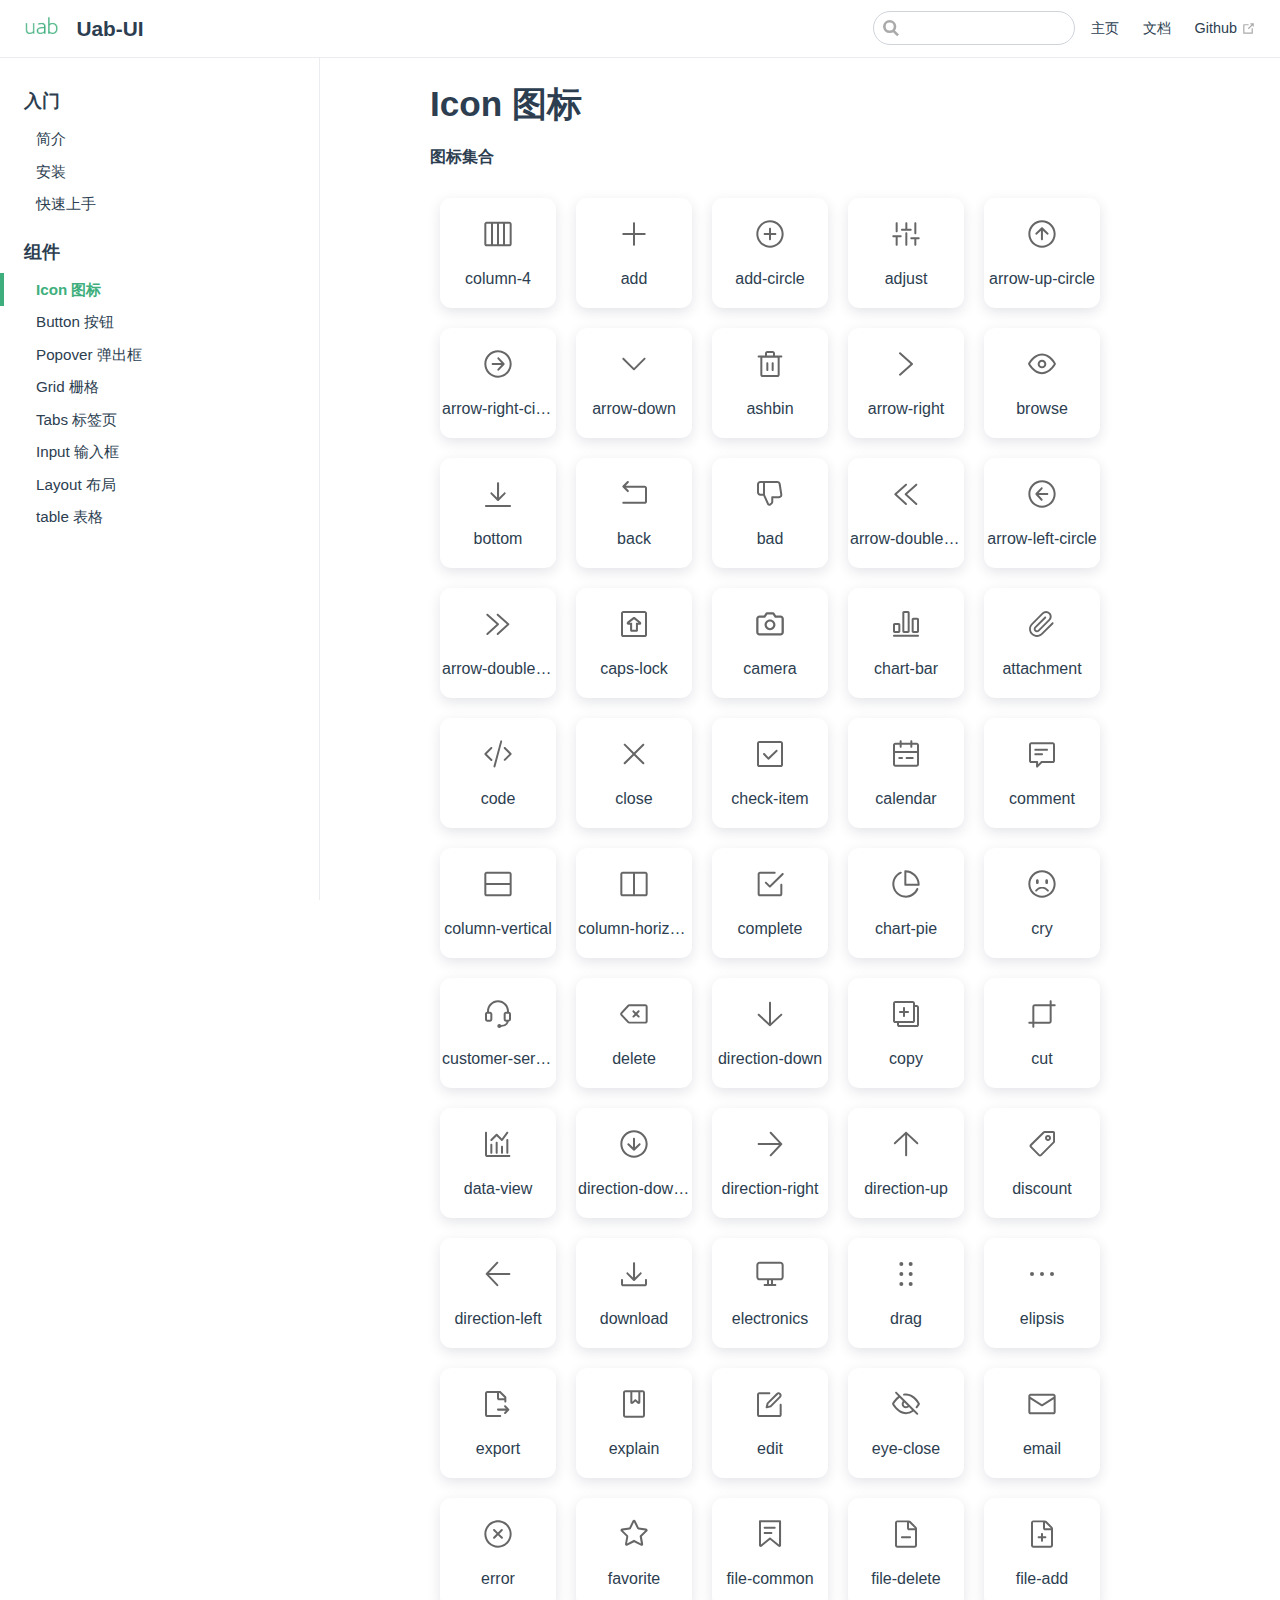
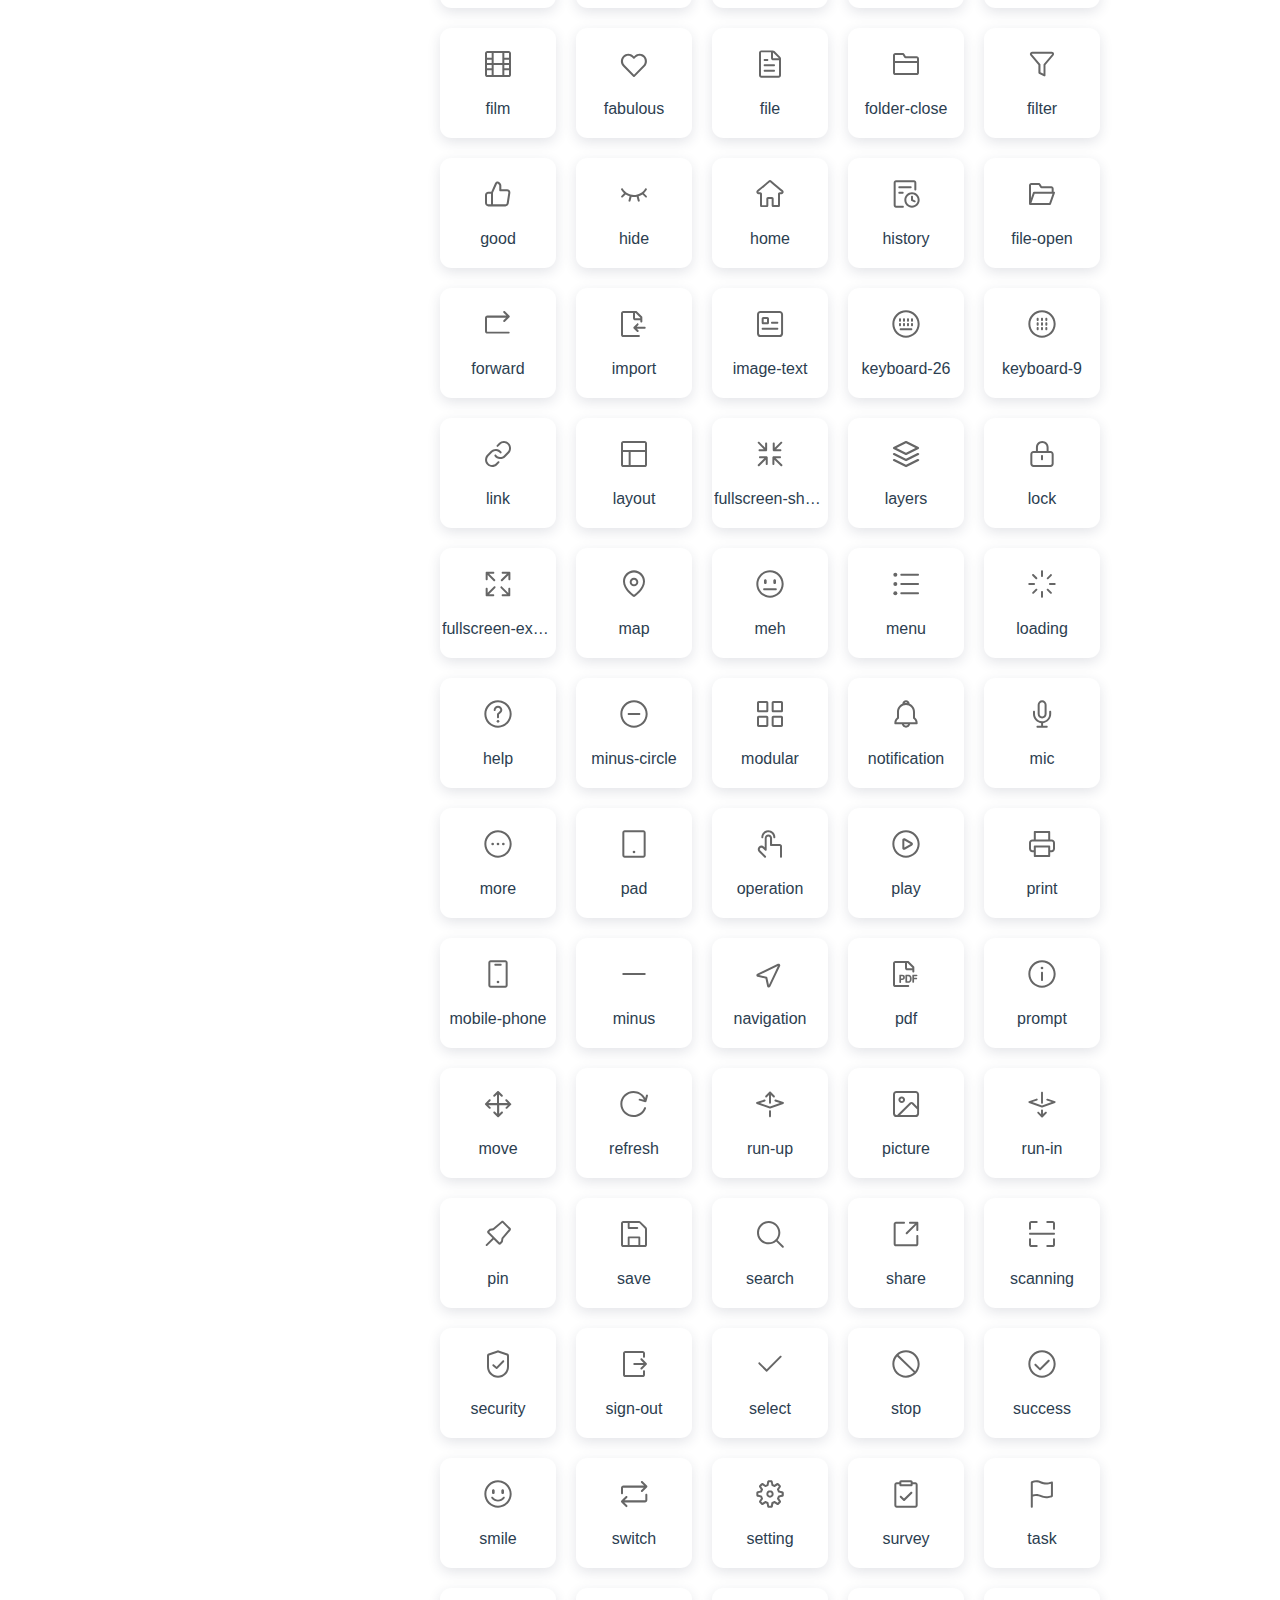
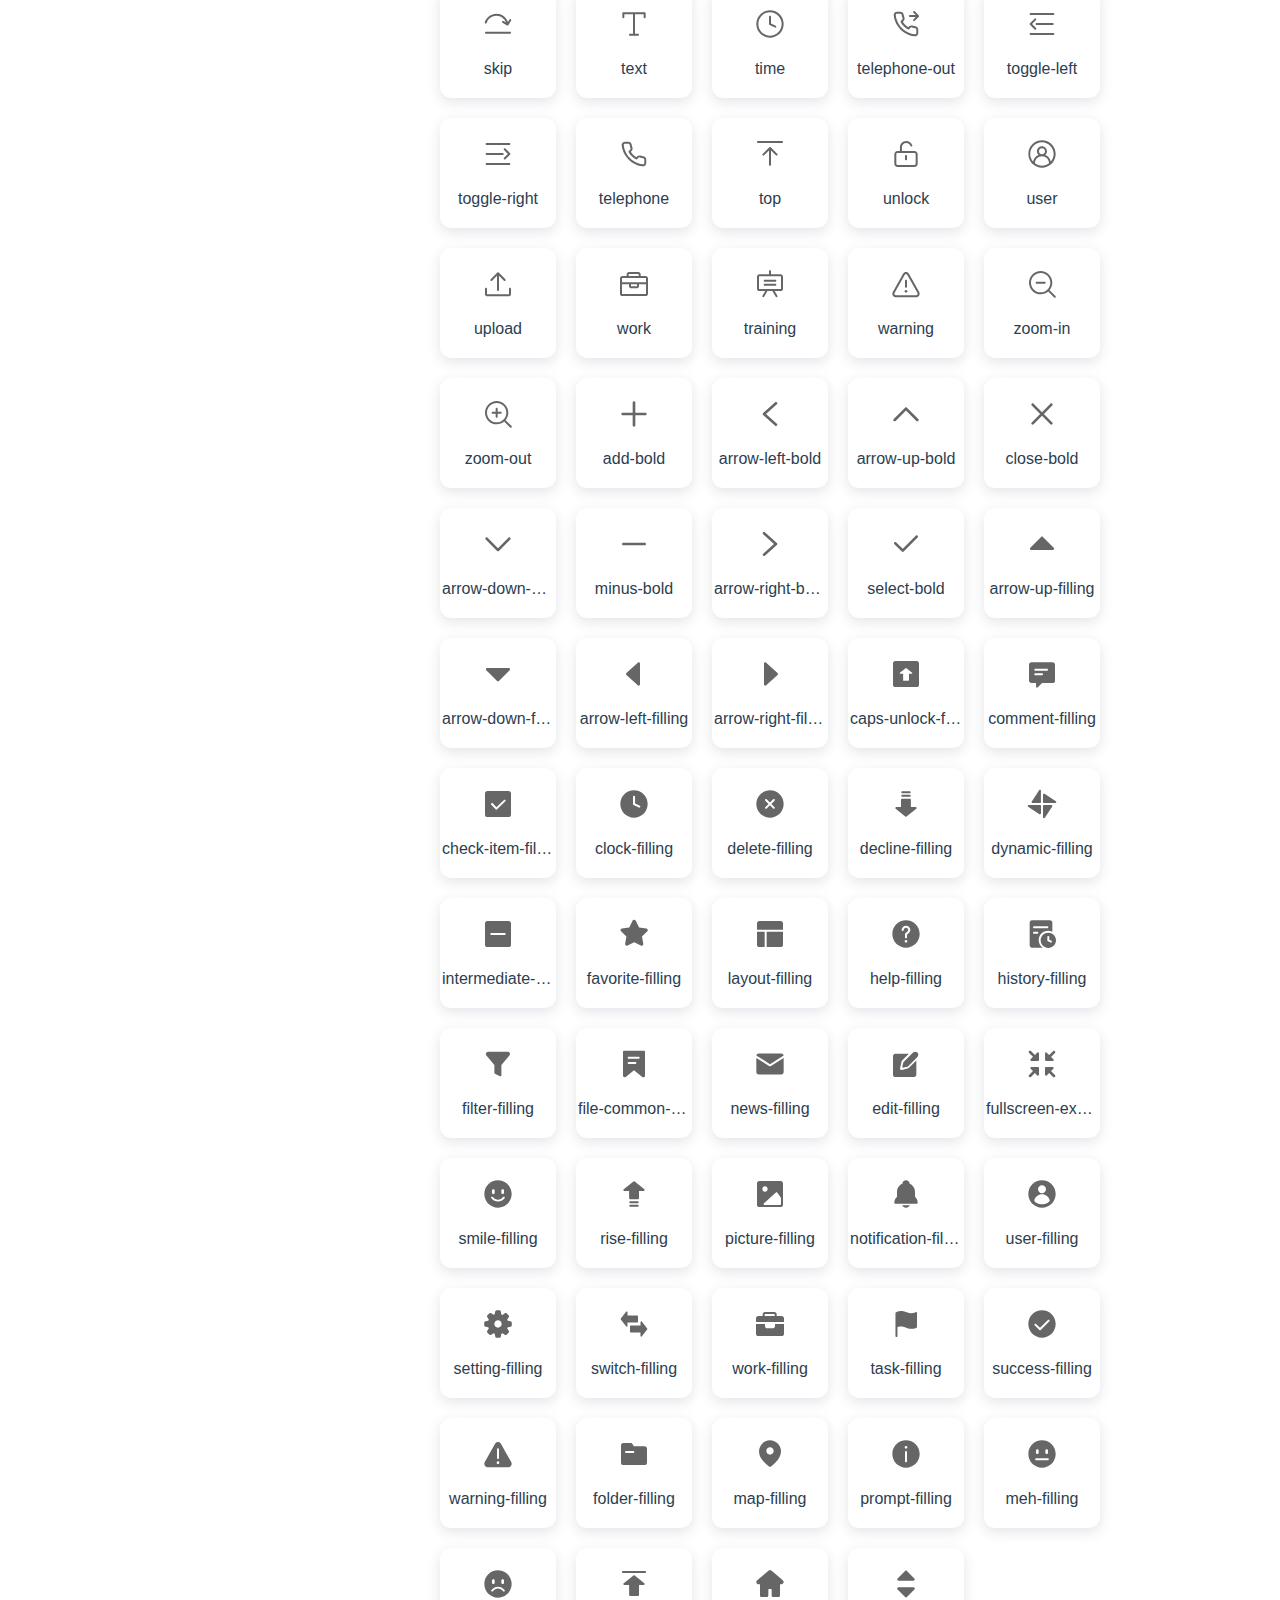
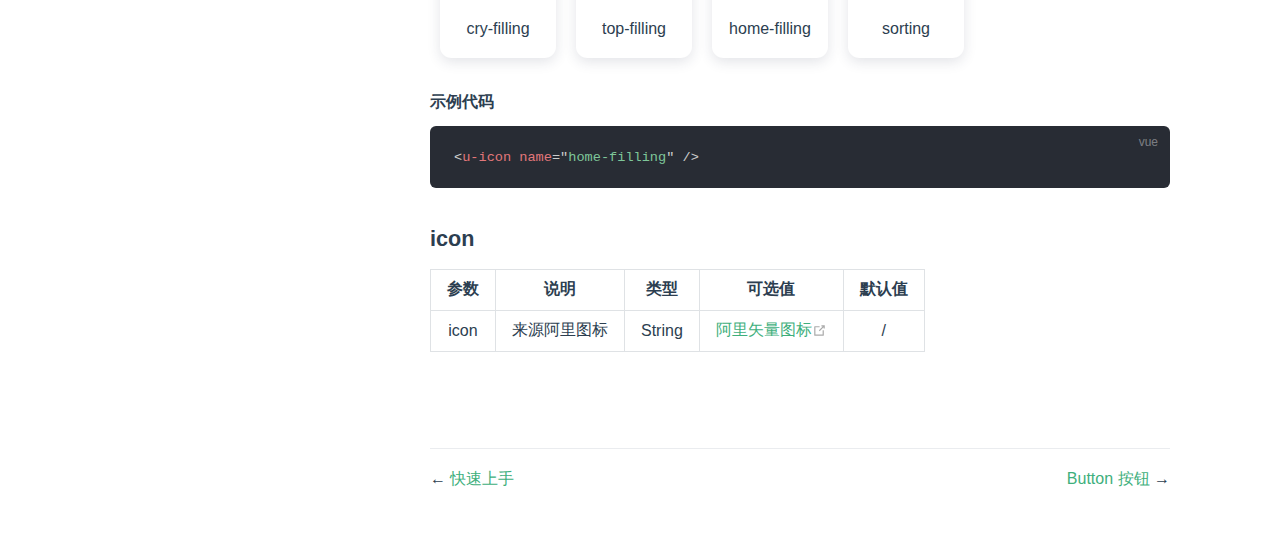
<file: components/icon.html>
<!DOCTYPE html>
<html lang="en-US">
  <head>
    <meta charset="utf-8">
    <meta name="viewport" content="width=device-width,initial-scale=1">
    <title>Icon 图标 | Uab-UI</title>
    <meta name="generator" content="VuePress 1.8.2">
    <link rel="icon" href="/uabmi.png">
    <meta name="description" content="一款帮助开放者成长的 UI 库">
    
    <link rel="preload" href="/assets/css/0.styles.2dc91339.css" as="style"><link rel="preload" href="/assets/js/app.e7e433a6.js" as="script"><link rel="preload" href="/assets/js/3.326299cc.js" as="script"><link rel="preload" href="/assets/js/25.1d8bce47.js" as="script"><link rel="prefetch" href="/assets/js/1.7db89702.js"><link rel="prefetch" href="/assets/js/10.aef5c037.js"><link rel="prefetch" href="/assets/js/11.741125b7.js"><link rel="prefetch" href="/assets/js/12.6f91969f.js"><link rel="prefetch" href="/assets/js/13.5c30110a.js"><link rel="prefetch" href="/assets/js/14.6cfc4c5c.js"><link rel="prefetch" href="/assets/js/15.9802e1f9.js"><link rel="prefetch" href="/assets/js/16.38af58dc.js"><link rel="prefetch" href="/assets/js/17.e8e6f291.js"><link rel="prefetch" href="/assets/js/18.de03af91.js"><link rel="prefetch" href="/assets/js/19.e08130e3.js"><link rel="prefetch" href="/assets/js/20.43353f4c.js"><link rel="prefetch" href="/assets/js/21.22cfd119.js"><link rel="prefetch" href="/assets/js/22.3279f881.js"><link rel="prefetch" href="/assets/js/23.c3cf12ed.js"><link rel="prefetch" href="/assets/js/24.85fdf75b.js"><link rel="prefetch" href="/assets/js/26.4d8fe54a.js"><link rel="prefetch" href="/assets/js/27.4f7aeea5.js"><link rel="prefetch" href="/assets/js/28.0d09af6f.js"><link rel="prefetch" href="/assets/js/29.25a4a6c3.js"><link rel="prefetch" href="/assets/js/30.c2b25081.js"><link rel="prefetch" href="/assets/js/31.df7bdd78.js"><link rel="prefetch" href="/assets/js/32.3012d142.js"><link rel="prefetch" href="/assets/js/33.5dc021d8.js"><link rel="prefetch" href="/assets/js/4.533e971d.js"><link rel="prefetch" href="/assets/js/5.71ad529c.js"><link rel="prefetch" href="/assets/js/6.bf8e456c.js"><link rel="prefetch" href="/assets/js/7.8437b710.js"><link rel="prefetch" href="/assets/js/8.89316e0d.js"><link rel="prefetch" href="/assets/js/9.4049c2b1.js">
    <link rel="stylesheet" href="/assets/css/0.styles.2dc91339.css">
  </head>
  <body>
    <div id="app" data-server-rendered="true"><div class="theme-container"><header class="navbar"><div class="sidebar-button"><svg xmlns="http://www.w3.org/2000/svg" aria-hidden="true" role="img" viewBox="0 0 448 512" class="icon"><path fill="currentColor" d="M436 124H12c-6.627 0-12-5.373-12-12V80c0-6.627 5.373-12 12-12h424c6.627 0 12 5.373 12 12v32c0 6.627-5.373 12-12 12zm0 160H12c-6.627 0-12-5.373-12-12v-32c0-6.627 5.373-12 12-12h424c6.627 0 12 5.373 12 12v32c0 6.627-5.373 12-12 12zm0 160H12c-6.627 0-12-5.373-12-12v-32c0-6.627 5.373-12 12-12h424c6.627 0 12 5.373 12 12v32c0 6.627-5.373 12-12 12z"></path></svg></div> <a href="/" class="home-link router-link-active"><img src="/uabmi.png" alt="Uab-UI" class="logo"> <span class="site-name can-hide">Uab-UI</span></a> <div class="links"><div class="search-box"><input aria-label="Search" autocomplete="off" spellcheck="false" value=""> <!----></div> <nav class="nav-links can-hide"><div class="nav-item"><a href="/" class="nav-link">
  主页
</a></div><div class="nav-item"><a href="/getting-started/" class="nav-link">
  文档
</a></div><div class="nav-item"><a href="https://github.com/shunyue1320/uab-ui" target="_blank" rel="noopener noreferrer" class="nav-link external">
  Github
  <span><svg xmlns="http://www.w3.org/2000/svg" aria-hidden="true" focusable="false" x="0px" y="0px" viewBox="0 0 100 100" width="15" height="15" class="icon outbound"><path fill="currentColor" d="M18.8,85.1h56l0,0c2.2,0,4-1.8,4-4v-32h-8v28h-48v-48h28v-8h-32l0,0c-2.2,0-4,1.8-4,4v56C14.8,83.3,16.6,85.1,18.8,85.1z"></path> <polygon fill="currentColor" points="45.7,48.7 51.3,54.3 77.2,28.5 77.2,37.2 85.2,37.2 85.2,14.9 62.8,14.9 62.8,22.9 71.5,22.9"></polygon></svg> <span class="sr-only">(opens new window)</span></span></a></div> <!----></nav></div></header> <div class="sidebar-mask"></div> <aside class="sidebar"><nav class="nav-links"><div class="nav-item"><a href="/" class="nav-link">
  主页
</a></div><div class="nav-item"><a href="/getting-started/" class="nav-link">
  文档
</a></div><div class="nav-item"><a href="https://github.com/shunyue1320/uab-ui" target="_blank" rel="noopener noreferrer" class="nav-link external">
  Github
  <span><svg xmlns="http://www.w3.org/2000/svg" aria-hidden="true" focusable="false" x="0px" y="0px" viewBox="0 0 100 100" width="15" height="15" class="icon outbound"><path fill="currentColor" d="M18.8,85.1h56l0,0c2.2,0,4-1.8,4-4v-32h-8v28h-48v-48h28v-8h-32l0,0c-2.2,0-4,1.8-4,4v56C14.8,83.3,16.6,85.1,18.8,85.1z"></path> <polygon fill="currentColor" points="45.7,48.7 51.3,54.3 77.2,28.5 77.2,37.2 85.2,37.2 85.2,14.9 62.8,14.9 62.8,22.9 71.5,22.9"></polygon></svg> <span class="sr-only">(opens new window)</span></span></a></div> <!----></nav>  <ul class="sidebar-links"><li><section class="sidebar-group depth-0"><p class="sidebar-heading"><span>入门</span> <!----></p> <ul class="sidebar-links sidebar-group-items"><li><a href="/introduce/" class="sidebar-link">简介</a><ul class="sidebar-sub-headers"></ul></li><li><a href="/install/" class="sidebar-link">安装</a><ul class="sidebar-sub-headers"></ul></li><li><a href="/getting-started/" class="sidebar-link">快速上手</a><ul class="sidebar-sub-headers"></ul></li></ul></section></li><li><section class="sidebar-group depth-0"><p class="sidebar-heading open"><span>组件</span> <!----></p> <ul class="sidebar-links sidebar-group-items"><li><a href="/components/icon.html" aria-current="page" class="active sidebar-link">Icon 图标</a><ul class="sidebar-sub-headers"></ul></li><li><a href="/components/button.html" class="sidebar-link">Button 按钮</a><ul class="sidebar-sub-headers"></ul></li><li><a href="/components/popover.html" class="sidebar-link">Popover 弹出框</a><ul class="sidebar-sub-headers"></ul></li><li><a href="/components/grid.html" class="sidebar-link">Grid 栅格</a><ul class="sidebar-sub-headers"></ul></li><li><a href="/components/tabs.html" class="sidebar-link">Tabs 标签页</a><ul class="sidebar-sub-headers"></ul></li><li><a href="/components/input.html" class="sidebar-link">Input 输入框</a></li><li><a href="/components/layout.html" class="sidebar-link">Layout 布局</a></li><li><a href="/components/table.html" class="sidebar-link">table 表格</a></li></ul></section></li></ul> </aside> <main class="page"> <div class="theme-default-content content__default"><h1 id="icon-图标"><a href="#icon-图标" class="header-anchor">#</a> Icon 图标</h1> <!----> <h4 id="示例代码"><a href="#示例代码" class="header-anchor">#</a> 示例代码</h4> <div class="language-vue extra-class"><pre class="language-vue"><code><span class="token tag"><span class="token tag"><span class="token punctuation">&lt;</span>u-icon</span> <span class="token attr-name">name</span><span class="token attr-value"><span class="token punctuation attr-equals">=</span><span class="token punctuation">&quot;</span>home-filling<span class="token punctuation">&quot;</span></span> <span class="token punctuation">/&gt;</span></span>
</code></pre></div><h3 id="icon"><a href="#icon" class="header-anchor">#</a> icon</h3> <table><thead><tr><th style="text-align:center;">参数</th> <th style="text-align:center;">说明</th> <th style="text-align:center;">类型</th> <th style="text-align:center;">可选值</th> <th style="text-align:center;">默认值</th></tr></thead> <tbody><tr><td style="text-align:center;">icon</td> <td style="text-align:center;">来源阿里图标</td> <td style="text-align:center;">String</td> <td style="text-align:center;"><a href="https://www.iconfont.cn/collections/detail?spm=a313x.7781069.1998910419.d9df05512&amp;cid=22664" target="_blank" rel="noopener noreferrer">阿里矢量图标<span><svg xmlns="http://www.w3.org/2000/svg" aria-hidden="true" focusable="false" x="0px" y="0px" viewBox="0 0 100 100" width="15" height="15" class="icon outbound"><path fill="currentColor" d="M18.8,85.1h56l0,0c2.2,0,4-1.8,4-4v-32h-8v28h-48v-48h28v-8h-32l0,0c-2.2,0-4,1.8-4,4v56C14.8,83.3,16.6,85.1,18.8,85.1z"></path> <polygon fill="currentColor" points="45.7,48.7 51.3,54.3 77.2,28.5 77.2,37.2 85.2,37.2 85.2,14.9 62.8,14.9 62.8,22.9 71.5,22.9"></polygon></svg> <span class="sr-only">(opens new window)</span></span></a></td> <td style="text-align:center;">/</td></tr></tbody></table></div> <footer class="page-edit"><!----> <!----></footer> <div class="page-nav"><p class="inner"><span class="prev">
      ←
      <a href="/getting-started/" class="prev">
        快速上手
      </a></span> <span class="next"><a href="/components/button.html">
        Button 按钮
      </a>
      →
    </span></p></div> </main></div><div class="global-ui"></div></div>
    <script src="/assets/js/app.e7e433a6.js" defer></script><script src="/assets/js/3.326299cc.js" defer></script><script src="/assets/js/25.1d8bce47.js" defer></script>
  </body>
</html>
</file>
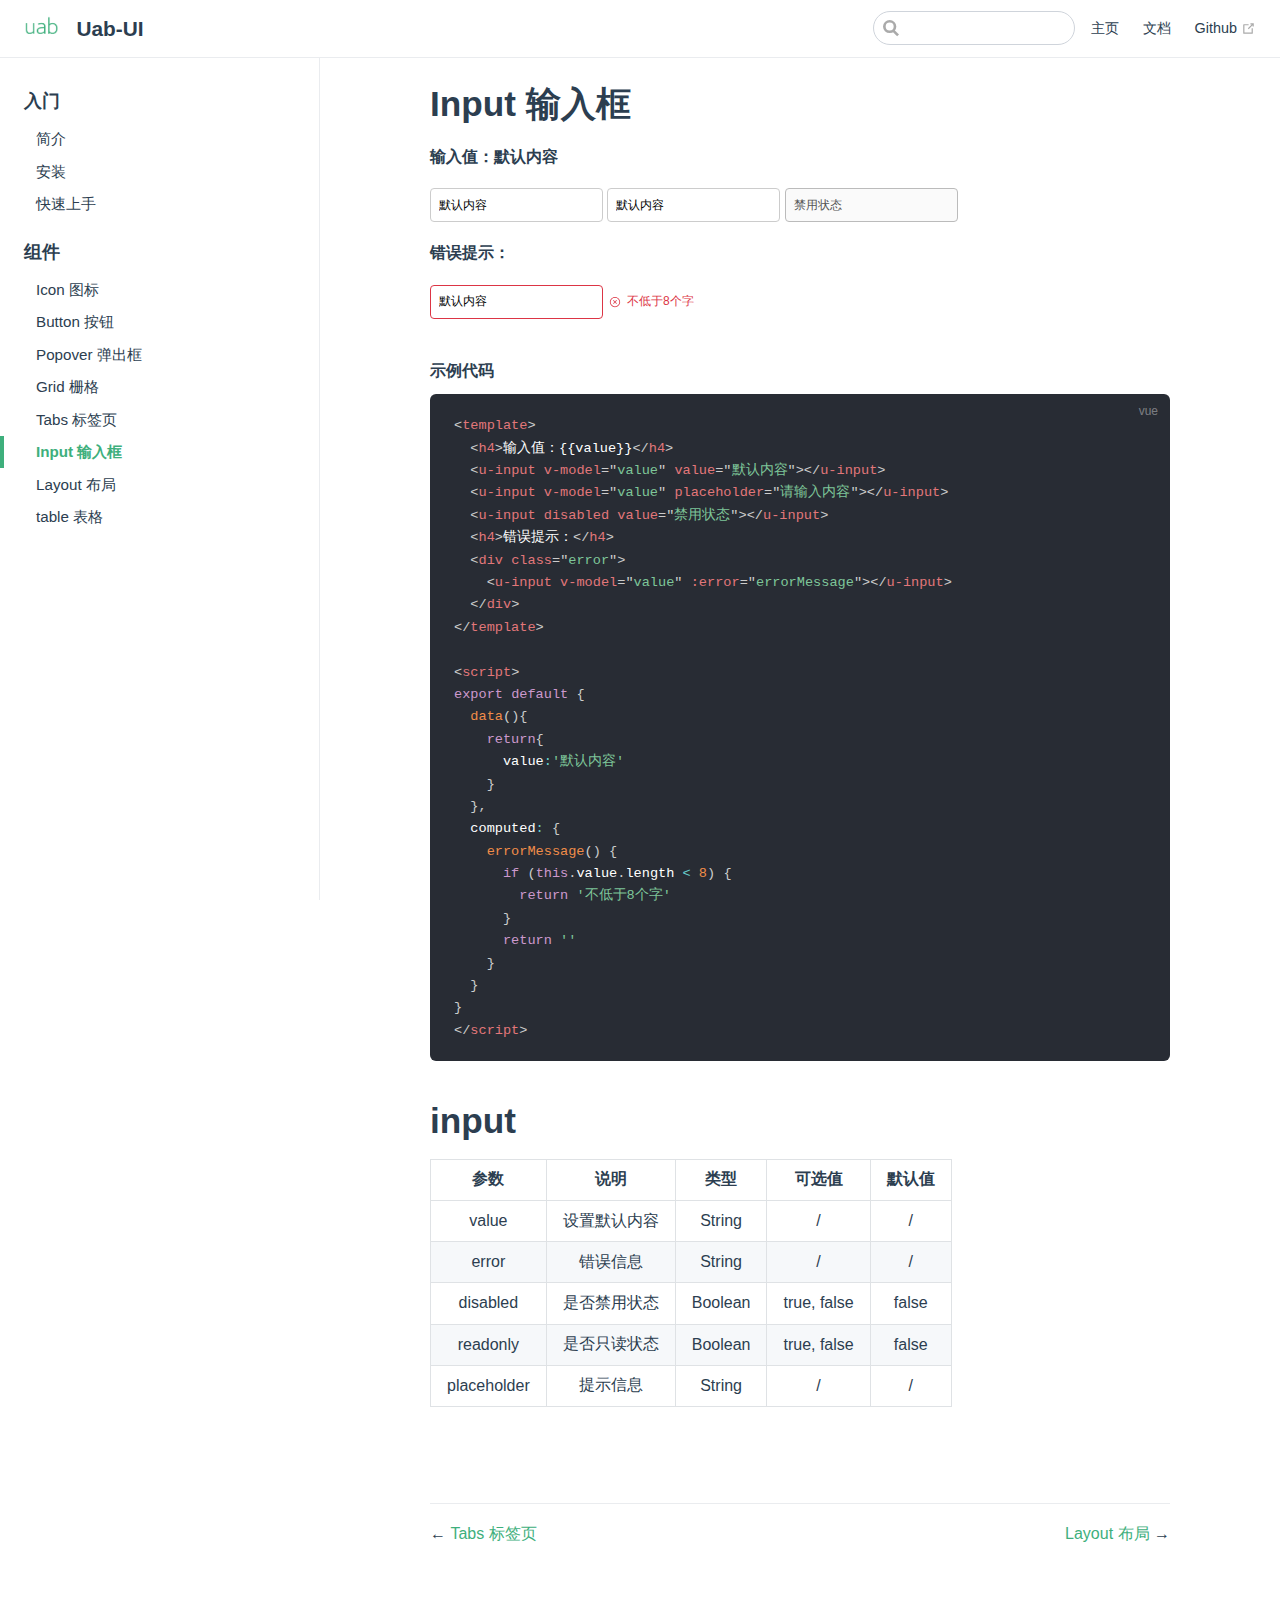
<file: components/input.html>
<!DOCTYPE html>
<html lang="en-US">
  <head>
    <meta charset="utf-8">
    <meta name="viewport" content="width=device-width,initial-scale=1">
    <title>Input 输入框 | Uab-UI</title>
    <meta name="generator" content="VuePress 1.8.2">
    <link rel="icon" href="/uabmi.png">
    <meta name="description" content="一款帮助开放者成长的 UI 库">
    
    <link rel="preload" href="/assets/css/0.styles.2dc91339.css" as="style"><link rel="preload" href="/assets/js/app.e7e433a6.js" as="script"><link rel="preload" href="/assets/js/3.326299cc.js" as="script"><link rel="preload" href="/assets/js/26.4d8fe54a.js" as="script"><link rel="prefetch" href="/assets/js/1.7db89702.js"><link rel="prefetch" href="/assets/js/10.aef5c037.js"><link rel="prefetch" href="/assets/js/11.741125b7.js"><link rel="prefetch" href="/assets/js/12.6f91969f.js"><link rel="prefetch" href="/assets/js/13.5c30110a.js"><link rel="prefetch" href="/assets/js/14.6cfc4c5c.js"><link rel="prefetch" href="/assets/js/15.9802e1f9.js"><link rel="prefetch" href="/assets/js/16.38af58dc.js"><link rel="prefetch" href="/assets/js/17.e8e6f291.js"><link rel="prefetch" href="/assets/js/18.de03af91.js"><link rel="prefetch" href="/assets/js/19.e08130e3.js"><link rel="prefetch" href="/assets/js/20.43353f4c.js"><link rel="prefetch" href="/assets/js/21.22cfd119.js"><link rel="prefetch" href="/assets/js/22.3279f881.js"><link rel="prefetch" href="/assets/js/23.c3cf12ed.js"><link rel="prefetch" href="/assets/js/24.85fdf75b.js"><link rel="prefetch" href="/assets/js/25.1d8bce47.js"><link rel="prefetch" href="/assets/js/27.4f7aeea5.js"><link rel="prefetch" href="/assets/js/28.0d09af6f.js"><link rel="prefetch" href="/assets/js/29.25a4a6c3.js"><link rel="prefetch" href="/assets/js/30.c2b25081.js"><link rel="prefetch" href="/assets/js/31.df7bdd78.js"><link rel="prefetch" href="/assets/js/32.3012d142.js"><link rel="prefetch" href="/assets/js/33.5dc021d8.js"><link rel="prefetch" href="/assets/js/4.533e971d.js"><link rel="prefetch" href="/assets/js/5.71ad529c.js"><link rel="prefetch" href="/assets/js/6.bf8e456c.js"><link rel="prefetch" href="/assets/js/7.8437b710.js"><link rel="prefetch" href="/assets/js/8.89316e0d.js"><link rel="prefetch" href="/assets/js/9.4049c2b1.js">
    <link rel="stylesheet" href="/assets/css/0.styles.2dc91339.css">
  </head>
  <body>
    <div id="app" data-server-rendered="true"><div class="theme-container"><header class="navbar"><div class="sidebar-button"><svg xmlns="http://www.w3.org/2000/svg" aria-hidden="true" role="img" viewBox="0 0 448 512" class="icon"><path fill="currentColor" d="M436 124H12c-6.627 0-12-5.373-12-12V80c0-6.627 5.373-12 12-12h424c6.627 0 12 5.373 12 12v32c0 6.627-5.373 12-12 12zm0 160H12c-6.627 0-12-5.373-12-12v-32c0-6.627 5.373-12 12-12h424c6.627 0 12 5.373 12 12v32c0 6.627-5.373 12-12 12zm0 160H12c-6.627 0-12-5.373-12-12v-32c0-6.627 5.373-12 12-12h424c6.627 0 12 5.373 12 12v32c0 6.627-5.373 12-12 12z"></path></svg></div> <a href="/" class="home-link router-link-active"><img src="/uabmi.png" alt="Uab-UI" class="logo"> <span class="site-name can-hide">Uab-UI</span></a> <div class="links"><div class="search-box"><input aria-label="Search" autocomplete="off" spellcheck="false" value=""> <!----></div> <nav class="nav-links can-hide"><div class="nav-item"><a href="/" class="nav-link">
  主页
</a></div><div class="nav-item"><a href="/getting-started/" class="nav-link">
  文档
</a></div><div class="nav-item"><a href="https://github.com/shunyue1320/uab-ui" target="_blank" rel="noopener noreferrer" class="nav-link external">
  Github
  <span><svg xmlns="http://www.w3.org/2000/svg" aria-hidden="true" focusable="false" x="0px" y="0px" viewBox="0 0 100 100" width="15" height="15" class="icon outbound"><path fill="currentColor" d="M18.8,85.1h56l0,0c2.2,0,4-1.8,4-4v-32h-8v28h-48v-48h28v-8h-32l0,0c-2.2,0-4,1.8-4,4v56C14.8,83.3,16.6,85.1,18.8,85.1z"></path> <polygon fill="currentColor" points="45.7,48.7 51.3,54.3 77.2,28.5 77.2,37.2 85.2,37.2 85.2,14.9 62.8,14.9 62.8,22.9 71.5,22.9"></polygon></svg> <span class="sr-only">(opens new window)</span></span></a></div> <!----></nav></div></header> <div class="sidebar-mask"></div> <aside class="sidebar"><nav class="nav-links"><div class="nav-item"><a href="/" class="nav-link">
  主页
</a></div><div class="nav-item"><a href="/getting-started/" class="nav-link">
  文档
</a></div><div class="nav-item"><a href="https://github.com/shunyue1320/uab-ui" target="_blank" rel="noopener noreferrer" class="nav-link external">
  Github
  <span><svg xmlns="http://www.w3.org/2000/svg" aria-hidden="true" focusable="false" x="0px" y="0px" viewBox="0 0 100 100" width="15" height="15" class="icon outbound"><path fill="currentColor" d="M18.8,85.1h56l0,0c2.2,0,4-1.8,4-4v-32h-8v28h-48v-48h28v-8h-32l0,0c-2.2,0-4,1.8-4,4v56C14.8,83.3,16.6,85.1,18.8,85.1z"></path> <polygon fill="currentColor" points="45.7,48.7 51.3,54.3 77.2,28.5 77.2,37.2 85.2,37.2 85.2,14.9 62.8,14.9 62.8,22.9 71.5,22.9"></polygon></svg> <span class="sr-only">(opens new window)</span></span></a></div> <!----></nav>  <ul class="sidebar-links"><li><section class="sidebar-group depth-0"><p class="sidebar-heading"><span>入门</span> <!----></p> <ul class="sidebar-links sidebar-group-items"><li><a href="/introduce/" class="sidebar-link">简介</a><ul class="sidebar-sub-headers"></ul></li><li><a href="/install/" class="sidebar-link">安装</a><ul class="sidebar-sub-headers"></ul></li><li><a href="/getting-started/" class="sidebar-link">快速上手</a><ul class="sidebar-sub-headers"></ul></li></ul></section></li><li><section class="sidebar-group depth-0"><p class="sidebar-heading open"><span>组件</span> <!----></p> <ul class="sidebar-links sidebar-group-items"><li><a href="/components/icon.html" class="sidebar-link">Icon 图标</a><ul class="sidebar-sub-headers"></ul></li><li><a href="/components/button.html" class="sidebar-link">Button 按钮</a><ul class="sidebar-sub-headers"></ul></li><li><a href="/components/popover.html" class="sidebar-link">Popover 弹出框</a><ul class="sidebar-sub-headers"></ul></li><li><a href="/components/grid.html" class="sidebar-link">Grid 栅格</a><ul class="sidebar-sub-headers"></ul></li><li><a href="/components/tabs.html" class="sidebar-link">Tabs 标签页</a><ul class="sidebar-sub-headers"></ul></li><li><a href="/components/input.html" aria-current="page" class="active sidebar-link">Input 输入框</a></li><li><a href="/components/layout.html" class="sidebar-link">Layout 布局</a></li><li><a href="/components/table.html" class="sidebar-link">table 表格</a></li></ul></section></li></ul> </aside> <main class="page"> <div class="theme-default-content content__default"><h1 id="input-输入框"><a href="#input-输入框" class="header-anchor">#</a> Input 输入框</h1> <!----> <br> <h4 id="示例代码"><a href="#示例代码" class="header-anchor">#</a> 示例代码</h4> <div class="language-vue extra-class"><pre class="language-vue"><code><span class="token tag"><span class="token tag"><span class="token punctuation">&lt;</span>template</span><span class="token punctuation">&gt;</span></span>
  <span class="token tag"><span class="token tag"><span class="token punctuation">&lt;</span>h4</span><span class="token punctuation">&gt;</span></span>输入值：{{value}}<span class="token tag"><span class="token tag"><span class="token punctuation">&lt;/</span>h4</span><span class="token punctuation">&gt;</span></span>
  <span class="token tag"><span class="token tag"><span class="token punctuation">&lt;</span>u-input</span> <span class="token attr-name">v-model</span><span class="token attr-value"><span class="token punctuation attr-equals">=</span><span class="token punctuation">&quot;</span>value<span class="token punctuation">&quot;</span></span> <span class="token attr-name">value</span><span class="token attr-value"><span class="token punctuation attr-equals">=</span><span class="token punctuation">&quot;</span>默认内容<span class="token punctuation">&quot;</span></span><span class="token punctuation">&gt;</span></span><span class="token tag"><span class="token tag"><span class="token punctuation">&lt;/</span>u-input</span><span class="token punctuation">&gt;</span></span>
  <span class="token tag"><span class="token tag"><span class="token punctuation">&lt;</span>u-input</span> <span class="token attr-name">v-model</span><span class="token attr-value"><span class="token punctuation attr-equals">=</span><span class="token punctuation">&quot;</span>value<span class="token punctuation">&quot;</span></span> <span class="token attr-name">placeholder</span><span class="token attr-value"><span class="token punctuation attr-equals">=</span><span class="token punctuation">&quot;</span>请输入内容<span class="token punctuation">&quot;</span></span><span class="token punctuation">&gt;</span></span><span class="token tag"><span class="token tag"><span class="token punctuation">&lt;/</span>u-input</span><span class="token punctuation">&gt;</span></span>
  <span class="token tag"><span class="token tag"><span class="token punctuation">&lt;</span>u-input</span> <span class="token attr-name">disabled</span> <span class="token attr-name">value</span><span class="token attr-value"><span class="token punctuation attr-equals">=</span><span class="token punctuation">&quot;</span>禁用状态<span class="token punctuation">&quot;</span></span><span class="token punctuation">&gt;</span></span><span class="token tag"><span class="token tag"><span class="token punctuation">&lt;/</span>u-input</span><span class="token punctuation">&gt;</span></span>
  <span class="token tag"><span class="token tag"><span class="token punctuation">&lt;</span>h4</span><span class="token punctuation">&gt;</span></span>错误提示：<span class="token tag"><span class="token tag"><span class="token punctuation">&lt;/</span>h4</span><span class="token punctuation">&gt;</span></span>
  <span class="token tag"><span class="token tag"><span class="token punctuation">&lt;</span>div</span> <span class="token attr-name">class</span><span class="token attr-value"><span class="token punctuation attr-equals">=</span><span class="token punctuation">&quot;</span>error<span class="token punctuation">&quot;</span></span><span class="token punctuation">&gt;</span></span>
    <span class="token tag"><span class="token tag"><span class="token punctuation">&lt;</span>u-input</span> <span class="token attr-name">v-model</span><span class="token attr-value"><span class="token punctuation attr-equals">=</span><span class="token punctuation">&quot;</span>value<span class="token punctuation">&quot;</span></span> <span class="token attr-name">:error</span><span class="token attr-value"><span class="token punctuation attr-equals">=</span><span class="token punctuation">&quot;</span>errorMessage<span class="token punctuation">&quot;</span></span><span class="token punctuation">&gt;</span></span><span class="token tag"><span class="token tag"><span class="token punctuation">&lt;/</span>u-input</span><span class="token punctuation">&gt;</span></span>
  <span class="token tag"><span class="token tag"><span class="token punctuation">&lt;/</span>div</span><span class="token punctuation">&gt;</span></span>
<span class="token tag"><span class="token tag"><span class="token punctuation">&lt;/</span>template</span><span class="token punctuation">&gt;</span></span>

<span class="token tag"><span class="token tag"><span class="token punctuation">&lt;</span>script</span><span class="token punctuation">&gt;</span></span><span class="token script"><span class="token language-javascript">
<span class="token keyword">export</span> <span class="token keyword">default</span> <span class="token punctuation">{</span>
  <span class="token function">data</span><span class="token punctuation">(</span><span class="token punctuation">)</span><span class="token punctuation">{</span>
    <span class="token keyword">return</span><span class="token punctuation">{</span>
      value<span class="token operator">:</span><span class="token string">'默认内容'</span>
    <span class="token punctuation">}</span>
  <span class="token punctuation">}</span><span class="token punctuation">,</span>
  computed<span class="token operator">:</span> <span class="token punctuation">{</span>
    <span class="token function">errorMessage</span><span class="token punctuation">(</span><span class="token punctuation">)</span> <span class="token punctuation">{</span>
      <span class="token keyword">if</span> <span class="token punctuation">(</span><span class="token keyword">this</span><span class="token punctuation">.</span>value<span class="token punctuation">.</span>length <span class="token operator">&lt;</span> <span class="token number">8</span><span class="token punctuation">)</span> <span class="token punctuation">{</span>
        <span class="token keyword">return</span> <span class="token string">'不低于8个字'</span>
      <span class="token punctuation">}</span>
      <span class="token keyword">return</span> <span class="token string">''</span>
    <span class="token punctuation">}</span>
  <span class="token punctuation">}</span>
<span class="token punctuation">}</span>
</span></span><span class="token tag"><span class="token tag"><span class="token punctuation">&lt;/</span>script</span><span class="token punctuation">&gt;</span></span>
</code></pre></div><h1 id="input"><a href="#input" class="header-anchor">#</a> input</h1> <table><thead><tr><th style="text-align:center;">参数</th> <th style="text-align:center;">说明</th> <th style="text-align:center;">类型</th> <th style="text-align:center;">可选值</th> <th style="text-align:center;">默认值</th></tr></thead> <tbody><tr><td style="text-align:center;">value</td> <td style="text-align:center;">设置默认内容</td> <td style="text-align:center;">String</td> <td style="text-align:center;">/</td> <td style="text-align:center;">/</td></tr> <tr><td style="text-align:center;">error</td> <td style="text-align:center;">错误信息</td> <td style="text-align:center;">String</td> <td style="text-align:center;">/</td> <td style="text-align:center;">/</td></tr> <tr><td style="text-align:center;">disabled</td> <td style="text-align:center;">是否禁用状态</td> <td style="text-align:center;">Boolean</td> <td style="text-align:center;">true, false</td> <td style="text-align:center;">false</td></tr> <tr><td style="text-align:center;">readonly</td> <td style="text-align:center;">是否只读状态</td> <td style="text-align:center;">Boolean</td> <td style="text-align:center;">true, false</td> <td style="text-align:center;">false</td></tr> <tr><td style="text-align:center;">placeholder</td> <td style="text-align:center;">提示信息</td> <td style="text-align:center;">String</td> <td style="text-align:center;">/</td> <td style="text-align:center;">/</td></tr></tbody></table></div> <footer class="page-edit"><!----> <!----></footer> <div class="page-nav"><p class="inner"><span class="prev">
      ←
      <a href="/components/tabs.html" class="prev">
        Tabs 标签页
      </a></span> <span class="next"><a href="/components/layout.html">
        Layout 布局
      </a>
      →
    </span></p></div> </main></div><div class="global-ui"></div></div>
    <script src="/assets/js/app.e7e433a6.js" defer></script><script src="/assets/js/3.326299cc.js" defer></script><script src="/assets/js/26.4d8fe54a.js" defer></script>
  </body>
</html>
</file>
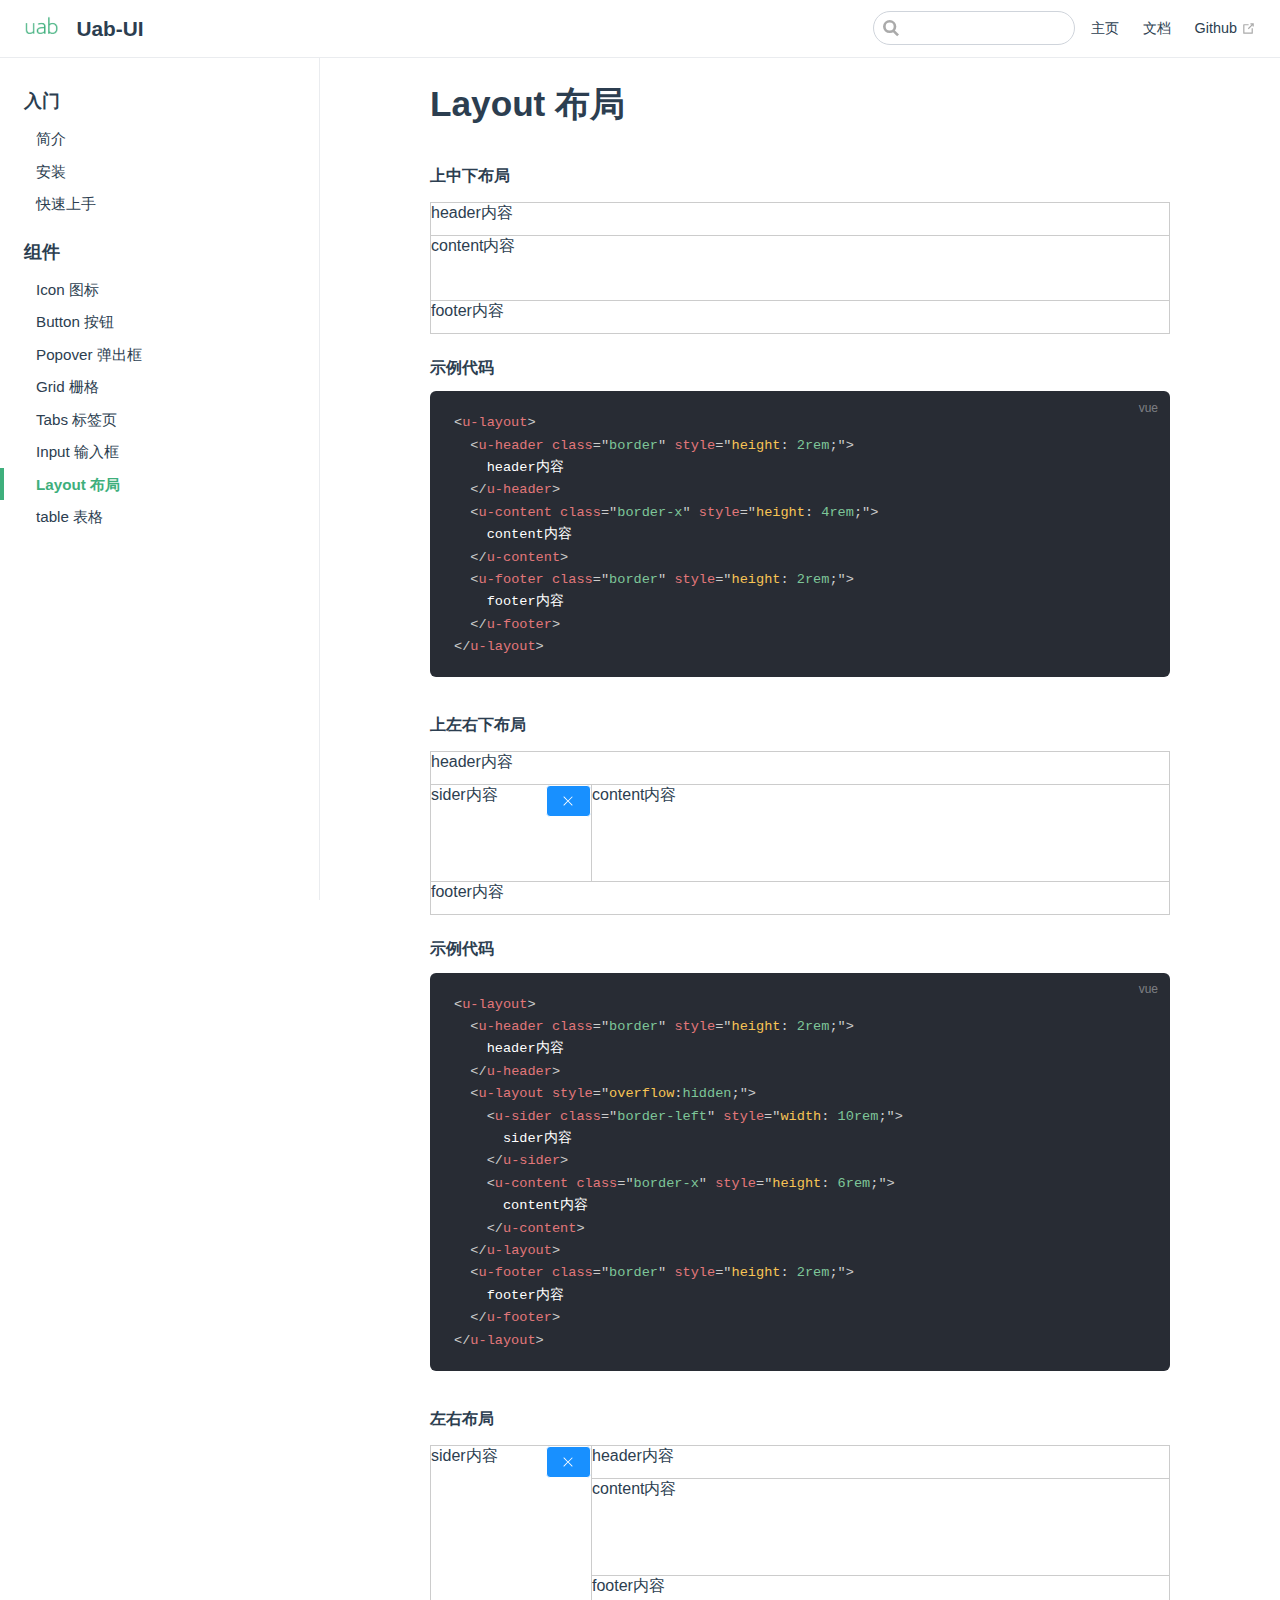
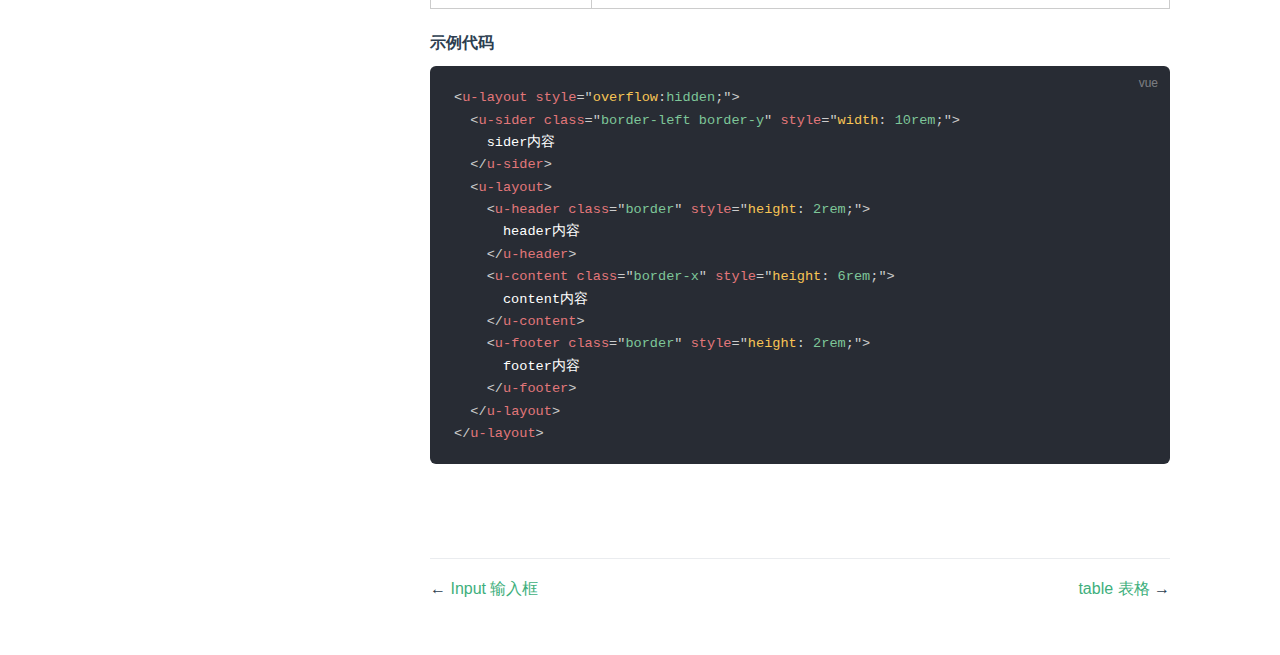
<file: components/layout.html>
<!DOCTYPE html>
<html lang="en-US">
  <head>
    <meta charset="utf-8">
    <meta name="viewport" content="width=device-width,initial-scale=1">
    <title>Layout 布局 | Uab-UI</title>
    <meta name="generator" content="VuePress 1.8.2">
    <link rel="icon" href="/uabmi.png">
    <meta name="description" content="一款帮助开放者成长的 UI 库">
    
    <link rel="preload" href="/assets/css/0.styles.2dc91339.css" as="style"><link rel="preload" href="/assets/js/app.e7e433a6.js" as="script"><link rel="preload" href="/assets/js/3.326299cc.js" as="script"><link rel="preload" href="/assets/js/27.4f7aeea5.js" as="script"><link rel="prefetch" href="/assets/js/1.7db89702.js"><link rel="prefetch" href="/assets/js/10.aef5c037.js"><link rel="prefetch" href="/assets/js/11.741125b7.js"><link rel="prefetch" href="/assets/js/12.6f91969f.js"><link rel="prefetch" href="/assets/js/13.5c30110a.js"><link rel="prefetch" href="/assets/js/14.6cfc4c5c.js"><link rel="prefetch" href="/assets/js/15.9802e1f9.js"><link rel="prefetch" href="/assets/js/16.38af58dc.js"><link rel="prefetch" href="/assets/js/17.e8e6f291.js"><link rel="prefetch" href="/assets/js/18.de03af91.js"><link rel="prefetch" href="/assets/js/19.e08130e3.js"><link rel="prefetch" href="/assets/js/20.43353f4c.js"><link rel="prefetch" href="/assets/js/21.22cfd119.js"><link rel="prefetch" href="/assets/js/22.3279f881.js"><link rel="prefetch" href="/assets/js/23.c3cf12ed.js"><link rel="prefetch" href="/assets/js/24.85fdf75b.js"><link rel="prefetch" href="/assets/js/25.1d8bce47.js"><link rel="prefetch" href="/assets/js/26.4d8fe54a.js"><link rel="prefetch" href="/assets/js/28.0d09af6f.js"><link rel="prefetch" href="/assets/js/29.25a4a6c3.js"><link rel="prefetch" href="/assets/js/30.c2b25081.js"><link rel="prefetch" href="/assets/js/31.df7bdd78.js"><link rel="prefetch" href="/assets/js/32.3012d142.js"><link rel="prefetch" href="/assets/js/33.5dc021d8.js"><link rel="prefetch" href="/assets/js/4.533e971d.js"><link rel="prefetch" href="/assets/js/5.71ad529c.js"><link rel="prefetch" href="/assets/js/6.bf8e456c.js"><link rel="prefetch" href="/assets/js/7.8437b710.js"><link rel="prefetch" href="/assets/js/8.89316e0d.js"><link rel="prefetch" href="/assets/js/9.4049c2b1.js">
    <link rel="stylesheet" href="/assets/css/0.styles.2dc91339.css">
  </head>
  <body>
    <div id="app" data-server-rendered="true"><div class="theme-container"><header class="navbar"><div class="sidebar-button"><svg xmlns="http://www.w3.org/2000/svg" aria-hidden="true" role="img" viewBox="0 0 448 512" class="icon"><path fill="currentColor" d="M436 124H12c-6.627 0-12-5.373-12-12V80c0-6.627 5.373-12 12-12h424c6.627 0 12 5.373 12 12v32c0 6.627-5.373 12-12 12zm0 160H12c-6.627 0-12-5.373-12-12v-32c0-6.627 5.373-12 12-12h424c6.627 0 12 5.373 12 12v32c0 6.627-5.373 12-12 12zm0 160H12c-6.627 0-12-5.373-12-12v-32c0-6.627 5.373-12 12-12h424c6.627 0 12 5.373 12 12v32c0 6.627-5.373 12-12 12z"></path></svg></div> <a href="/" class="home-link router-link-active"><img src="/uabmi.png" alt="Uab-UI" class="logo"> <span class="site-name can-hide">Uab-UI</span></a> <div class="links"><div class="search-box"><input aria-label="Search" autocomplete="off" spellcheck="false" value=""> <!----></div> <nav class="nav-links can-hide"><div class="nav-item"><a href="/" class="nav-link">
  主页
</a></div><div class="nav-item"><a href="/getting-started/" class="nav-link">
  文档
</a></div><div class="nav-item"><a href="https://github.com/shunyue1320/uab-ui" target="_blank" rel="noopener noreferrer" class="nav-link external">
  Github
  <span><svg xmlns="http://www.w3.org/2000/svg" aria-hidden="true" focusable="false" x="0px" y="0px" viewBox="0 0 100 100" width="15" height="15" class="icon outbound"><path fill="currentColor" d="M18.8,85.1h56l0,0c2.2,0,4-1.8,4-4v-32h-8v28h-48v-48h28v-8h-32l0,0c-2.2,0-4,1.8-4,4v56C14.8,83.3,16.6,85.1,18.8,85.1z"></path> <polygon fill="currentColor" points="45.7,48.7 51.3,54.3 77.2,28.5 77.2,37.2 85.2,37.2 85.2,14.9 62.8,14.9 62.8,22.9 71.5,22.9"></polygon></svg> <span class="sr-only">(opens new window)</span></span></a></div> <!----></nav></div></header> <div class="sidebar-mask"></div> <aside class="sidebar"><nav class="nav-links"><div class="nav-item"><a href="/" class="nav-link">
  主页
</a></div><div class="nav-item"><a href="/getting-started/" class="nav-link">
  文档
</a></div><div class="nav-item"><a href="https://github.com/shunyue1320/uab-ui" target="_blank" rel="noopener noreferrer" class="nav-link external">
  Github
  <span><svg xmlns="http://www.w3.org/2000/svg" aria-hidden="true" focusable="false" x="0px" y="0px" viewBox="0 0 100 100" width="15" height="15" class="icon outbound"><path fill="currentColor" d="M18.8,85.1h56l0,0c2.2,0,4-1.8,4-4v-32h-8v28h-48v-48h28v-8h-32l0,0c-2.2,0-4,1.8-4,4v56C14.8,83.3,16.6,85.1,18.8,85.1z"></path> <polygon fill="currentColor" points="45.7,48.7 51.3,54.3 77.2,28.5 77.2,37.2 85.2,37.2 85.2,14.9 62.8,14.9 62.8,22.9 71.5,22.9"></polygon></svg> <span class="sr-only">(opens new window)</span></span></a></div> <!----></nav>  <ul class="sidebar-links"><li><section class="sidebar-group depth-0"><p class="sidebar-heading"><span>入门</span> <!----></p> <ul class="sidebar-links sidebar-group-items"><li><a href="/introduce/" class="sidebar-link">简介</a><ul class="sidebar-sub-headers"></ul></li><li><a href="/install/" class="sidebar-link">安装</a><ul class="sidebar-sub-headers"></ul></li><li><a href="/getting-started/" class="sidebar-link">快速上手</a><ul class="sidebar-sub-headers"></ul></li></ul></section></li><li><section class="sidebar-group depth-0"><p class="sidebar-heading open"><span>组件</span> <!----></p> <ul class="sidebar-links sidebar-group-items"><li><a href="/components/icon.html" class="sidebar-link">Icon 图标</a><ul class="sidebar-sub-headers"></ul></li><li><a href="/components/button.html" class="sidebar-link">Button 按钮</a><ul class="sidebar-sub-headers"></ul></li><li><a href="/components/popover.html" class="sidebar-link">Popover 弹出框</a><ul class="sidebar-sub-headers"></ul></li><li><a href="/components/grid.html" class="sidebar-link">Grid 栅格</a><ul class="sidebar-sub-headers"></ul></li><li><a href="/components/tabs.html" class="sidebar-link">Tabs 标签页</a><ul class="sidebar-sub-headers"></ul></li><li><a href="/components/input.html" class="sidebar-link">Input 输入框</a></li><li><a href="/components/layout.html" aria-current="page" class="active sidebar-link">Layout 布局</a></li><li><a href="/components/table.html" class="sidebar-link">table 表格</a></li></ul></section></li></ul> </aside> <main class="page"> <div class="theme-default-content content__default"><h1 id="layout-布局"><a href="#layout-布局" class="header-anchor">#</a> Layout 布局</h1> <h4 id="上中下布局"><a href="#上中下布局" class="header-anchor">#</a> 上中下布局</h4> <!----> <h4 id="示例代码"><a href="#示例代码" class="header-anchor">#</a> 示例代码</h4> <div class="language-vue extra-class"><pre class="language-vue"><code><span class="token tag"><span class="token tag"><span class="token punctuation">&lt;</span>u-layout</span><span class="token punctuation">&gt;</span></span>
  <span class="token tag"><span class="token tag"><span class="token punctuation">&lt;</span>u-header</span> <span class="token attr-name">class</span><span class="token attr-value"><span class="token punctuation attr-equals">=</span><span class="token punctuation">&quot;</span>border<span class="token punctuation">&quot;</span></span> <span class="token special-attr"><span class="token attr-name">style</span><span class="token attr-value"><span class="token punctuation attr-equals">=</span><span class="token punctuation">&quot;</span><span class="token value css language-css"><span class="token property">height</span><span class="token punctuation">:</span> 2rem<span class="token punctuation">;</span></span><span class="token punctuation">&quot;</span></span></span><span class="token punctuation">&gt;</span></span>
    header内容
  <span class="token tag"><span class="token tag"><span class="token punctuation">&lt;/</span>u-header</span><span class="token punctuation">&gt;</span></span>
  <span class="token tag"><span class="token tag"><span class="token punctuation">&lt;</span>u-content</span> <span class="token attr-name">class</span><span class="token attr-value"><span class="token punctuation attr-equals">=</span><span class="token punctuation">&quot;</span>border-x<span class="token punctuation">&quot;</span></span> <span class="token special-attr"><span class="token attr-name">style</span><span class="token attr-value"><span class="token punctuation attr-equals">=</span><span class="token punctuation">&quot;</span><span class="token value css language-css"><span class="token property">height</span><span class="token punctuation">:</span> 4rem<span class="token punctuation">;</span></span><span class="token punctuation">&quot;</span></span></span><span class="token punctuation">&gt;</span></span>
    content内容
  <span class="token tag"><span class="token tag"><span class="token punctuation">&lt;/</span>u-content</span><span class="token punctuation">&gt;</span></span>
  <span class="token tag"><span class="token tag"><span class="token punctuation">&lt;</span>u-footer</span> <span class="token attr-name">class</span><span class="token attr-value"><span class="token punctuation attr-equals">=</span><span class="token punctuation">&quot;</span>border<span class="token punctuation">&quot;</span></span> <span class="token special-attr"><span class="token attr-name">style</span><span class="token attr-value"><span class="token punctuation attr-equals">=</span><span class="token punctuation">&quot;</span><span class="token value css language-css"><span class="token property">height</span><span class="token punctuation">:</span> 2rem<span class="token punctuation">;</span></span><span class="token punctuation">&quot;</span></span></span><span class="token punctuation">&gt;</span></span>
    footer内容
  <span class="token tag"><span class="token tag"><span class="token punctuation">&lt;/</span>u-footer</span><span class="token punctuation">&gt;</span></span>
<span class="token tag"><span class="token tag"><span class="token punctuation">&lt;/</span>u-layout</span><span class="token punctuation">&gt;</span></span>
</code></pre></div><h4 id="上左右下布局"><a href="#上左右下布局" class="header-anchor">#</a> 上左右下布局</h4> <!----> <h4 id="示例代码-2"><a href="#示例代码-2" class="header-anchor">#</a> 示例代码</h4> <div class="language-vue extra-class"><pre class="language-vue"><code><span class="token tag"><span class="token tag"><span class="token punctuation">&lt;</span>u-layout</span><span class="token punctuation">&gt;</span></span>
  <span class="token tag"><span class="token tag"><span class="token punctuation">&lt;</span>u-header</span> <span class="token attr-name">class</span><span class="token attr-value"><span class="token punctuation attr-equals">=</span><span class="token punctuation">&quot;</span>border<span class="token punctuation">&quot;</span></span> <span class="token special-attr"><span class="token attr-name">style</span><span class="token attr-value"><span class="token punctuation attr-equals">=</span><span class="token punctuation">&quot;</span><span class="token value css language-css"><span class="token property">height</span><span class="token punctuation">:</span> 2rem<span class="token punctuation">;</span></span><span class="token punctuation">&quot;</span></span></span><span class="token punctuation">&gt;</span></span>
    header内容
  <span class="token tag"><span class="token tag"><span class="token punctuation">&lt;/</span>u-header</span><span class="token punctuation">&gt;</span></span>
  <span class="token tag"><span class="token tag"><span class="token punctuation">&lt;</span>u-layout</span> <span class="token special-attr"><span class="token attr-name">style</span><span class="token attr-value"><span class="token punctuation attr-equals">=</span><span class="token punctuation">&quot;</span><span class="token value css language-css"><span class="token property">overflow</span><span class="token punctuation">:</span>hidden<span class="token punctuation">;</span></span><span class="token punctuation">&quot;</span></span></span><span class="token punctuation">&gt;</span></span>
    <span class="token tag"><span class="token tag"><span class="token punctuation">&lt;</span>u-sider</span> <span class="token attr-name">class</span><span class="token attr-value"><span class="token punctuation attr-equals">=</span><span class="token punctuation">&quot;</span>border-left<span class="token punctuation">&quot;</span></span> <span class="token special-attr"><span class="token attr-name">style</span><span class="token attr-value"><span class="token punctuation attr-equals">=</span><span class="token punctuation">&quot;</span><span class="token value css language-css"><span class="token property">width</span><span class="token punctuation">:</span> 10rem<span class="token punctuation">;</span></span><span class="token punctuation">&quot;</span></span></span><span class="token punctuation">&gt;</span></span>
      sider内容
    <span class="token tag"><span class="token tag"><span class="token punctuation">&lt;/</span>u-sider</span><span class="token punctuation">&gt;</span></span>
    <span class="token tag"><span class="token tag"><span class="token punctuation">&lt;</span>u-content</span> <span class="token attr-name">class</span><span class="token attr-value"><span class="token punctuation attr-equals">=</span><span class="token punctuation">&quot;</span>border-x<span class="token punctuation">&quot;</span></span> <span class="token special-attr"><span class="token attr-name">style</span><span class="token attr-value"><span class="token punctuation attr-equals">=</span><span class="token punctuation">&quot;</span><span class="token value css language-css"><span class="token property">height</span><span class="token punctuation">:</span> 6rem<span class="token punctuation">;</span></span><span class="token punctuation">&quot;</span></span></span><span class="token punctuation">&gt;</span></span>
      content内容
    <span class="token tag"><span class="token tag"><span class="token punctuation">&lt;/</span>u-content</span><span class="token punctuation">&gt;</span></span>
  <span class="token tag"><span class="token tag"><span class="token punctuation">&lt;/</span>u-layout</span><span class="token punctuation">&gt;</span></span>
  <span class="token tag"><span class="token tag"><span class="token punctuation">&lt;</span>u-footer</span> <span class="token attr-name">class</span><span class="token attr-value"><span class="token punctuation attr-equals">=</span><span class="token punctuation">&quot;</span>border<span class="token punctuation">&quot;</span></span> <span class="token special-attr"><span class="token attr-name">style</span><span class="token attr-value"><span class="token punctuation attr-equals">=</span><span class="token punctuation">&quot;</span><span class="token value css language-css"><span class="token property">height</span><span class="token punctuation">:</span> 2rem<span class="token punctuation">;</span></span><span class="token punctuation">&quot;</span></span></span><span class="token punctuation">&gt;</span></span>
    footer内容
  <span class="token tag"><span class="token tag"><span class="token punctuation">&lt;/</span>u-footer</span><span class="token punctuation">&gt;</span></span>
<span class="token tag"><span class="token tag"><span class="token punctuation">&lt;/</span>u-layout</span><span class="token punctuation">&gt;</span></span>
</code></pre></div><h4 id="左右布局"><a href="#左右布局" class="header-anchor">#</a> 左右布局</h4> <!----> <h4 id="示例代码-3"><a href="#示例代码-3" class="header-anchor">#</a> 示例代码</h4> <div class="language-vue extra-class"><pre class="language-vue"><code><span class="token tag"><span class="token tag"><span class="token punctuation">&lt;</span>u-layout</span> <span class="token special-attr"><span class="token attr-name">style</span><span class="token attr-value"><span class="token punctuation attr-equals">=</span><span class="token punctuation">&quot;</span><span class="token value css language-css"><span class="token property">overflow</span><span class="token punctuation">:</span>hidden<span class="token punctuation">;</span></span><span class="token punctuation">&quot;</span></span></span><span class="token punctuation">&gt;</span></span>
  <span class="token tag"><span class="token tag"><span class="token punctuation">&lt;</span>u-sider</span> <span class="token attr-name">class</span><span class="token attr-value"><span class="token punctuation attr-equals">=</span><span class="token punctuation">&quot;</span>border-left border-y<span class="token punctuation">&quot;</span></span> <span class="token special-attr"><span class="token attr-name">style</span><span class="token attr-value"><span class="token punctuation attr-equals">=</span><span class="token punctuation">&quot;</span><span class="token value css language-css"><span class="token property">width</span><span class="token punctuation">:</span> 10rem<span class="token punctuation">;</span></span><span class="token punctuation">&quot;</span></span></span><span class="token punctuation">&gt;</span></span>
    sider内容
  <span class="token tag"><span class="token tag"><span class="token punctuation">&lt;/</span>u-sider</span><span class="token punctuation">&gt;</span></span>
  <span class="token tag"><span class="token tag"><span class="token punctuation">&lt;</span>u-layout</span><span class="token punctuation">&gt;</span></span>
    <span class="token tag"><span class="token tag"><span class="token punctuation">&lt;</span>u-header</span> <span class="token attr-name">class</span><span class="token attr-value"><span class="token punctuation attr-equals">=</span><span class="token punctuation">&quot;</span>border<span class="token punctuation">&quot;</span></span> <span class="token special-attr"><span class="token attr-name">style</span><span class="token attr-value"><span class="token punctuation attr-equals">=</span><span class="token punctuation">&quot;</span><span class="token value css language-css"><span class="token property">height</span><span class="token punctuation">:</span> 2rem<span class="token punctuation">;</span></span><span class="token punctuation">&quot;</span></span></span><span class="token punctuation">&gt;</span></span>
      header内容
    <span class="token tag"><span class="token tag"><span class="token punctuation">&lt;/</span>u-header</span><span class="token punctuation">&gt;</span></span>
    <span class="token tag"><span class="token tag"><span class="token punctuation">&lt;</span>u-content</span> <span class="token attr-name">class</span><span class="token attr-value"><span class="token punctuation attr-equals">=</span><span class="token punctuation">&quot;</span>border-x<span class="token punctuation">&quot;</span></span> <span class="token special-attr"><span class="token attr-name">style</span><span class="token attr-value"><span class="token punctuation attr-equals">=</span><span class="token punctuation">&quot;</span><span class="token value css language-css"><span class="token property">height</span><span class="token punctuation">:</span> 6rem<span class="token punctuation">;</span></span><span class="token punctuation">&quot;</span></span></span><span class="token punctuation">&gt;</span></span>
      content内容
    <span class="token tag"><span class="token tag"><span class="token punctuation">&lt;/</span>u-content</span><span class="token punctuation">&gt;</span></span>
    <span class="token tag"><span class="token tag"><span class="token punctuation">&lt;</span>u-footer</span> <span class="token attr-name">class</span><span class="token attr-value"><span class="token punctuation attr-equals">=</span><span class="token punctuation">&quot;</span>border<span class="token punctuation">&quot;</span></span> <span class="token special-attr"><span class="token attr-name">style</span><span class="token attr-value"><span class="token punctuation attr-equals">=</span><span class="token punctuation">&quot;</span><span class="token value css language-css"><span class="token property">height</span><span class="token punctuation">:</span> 2rem<span class="token punctuation">;</span></span><span class="token punctuation">&quot;</span></span></span><span class="token punctuation">&gt;</span></span>
      footer内容
    <span class="token tag"><span class="token tag"><span class="token punctuation">&lt;/</span>u-footer</span><span class="token punctuation">&gt;</span></span>
  <span class="token tag"><span class="token tag"><span class="token punctuation">&lt;/</span>u-layout</span><span class="token punctuation">&gt;</span></span>
<span class="token tag"><span class="token tag"><span class="token punctuation">&lt;/</span>u-layout</span><span class="token punctuation">&gt;</span></span>
</code></pre></div></div> <footer class="page-edit"><!----> <!----></footer> <div class="page-nav"><p class="inner"><span class="prev">
      ←
      <a href="/components/input.html" class="prev">
        Input 输入框
      </a></span> <span class="next"><a href="/components/table.html">
        table 表格
      </a>
      →
    </span></p></div> </main></div><div class="global-ui"></div></div>
    <script src="/assets/js/app.e7e433a6.js" defer></script><script src="/assets/js/3.326299cc.js" defer></script><script src="/assets/js/27.4f7aeea5.js" defer></script>
  </body>
</html>
</file>
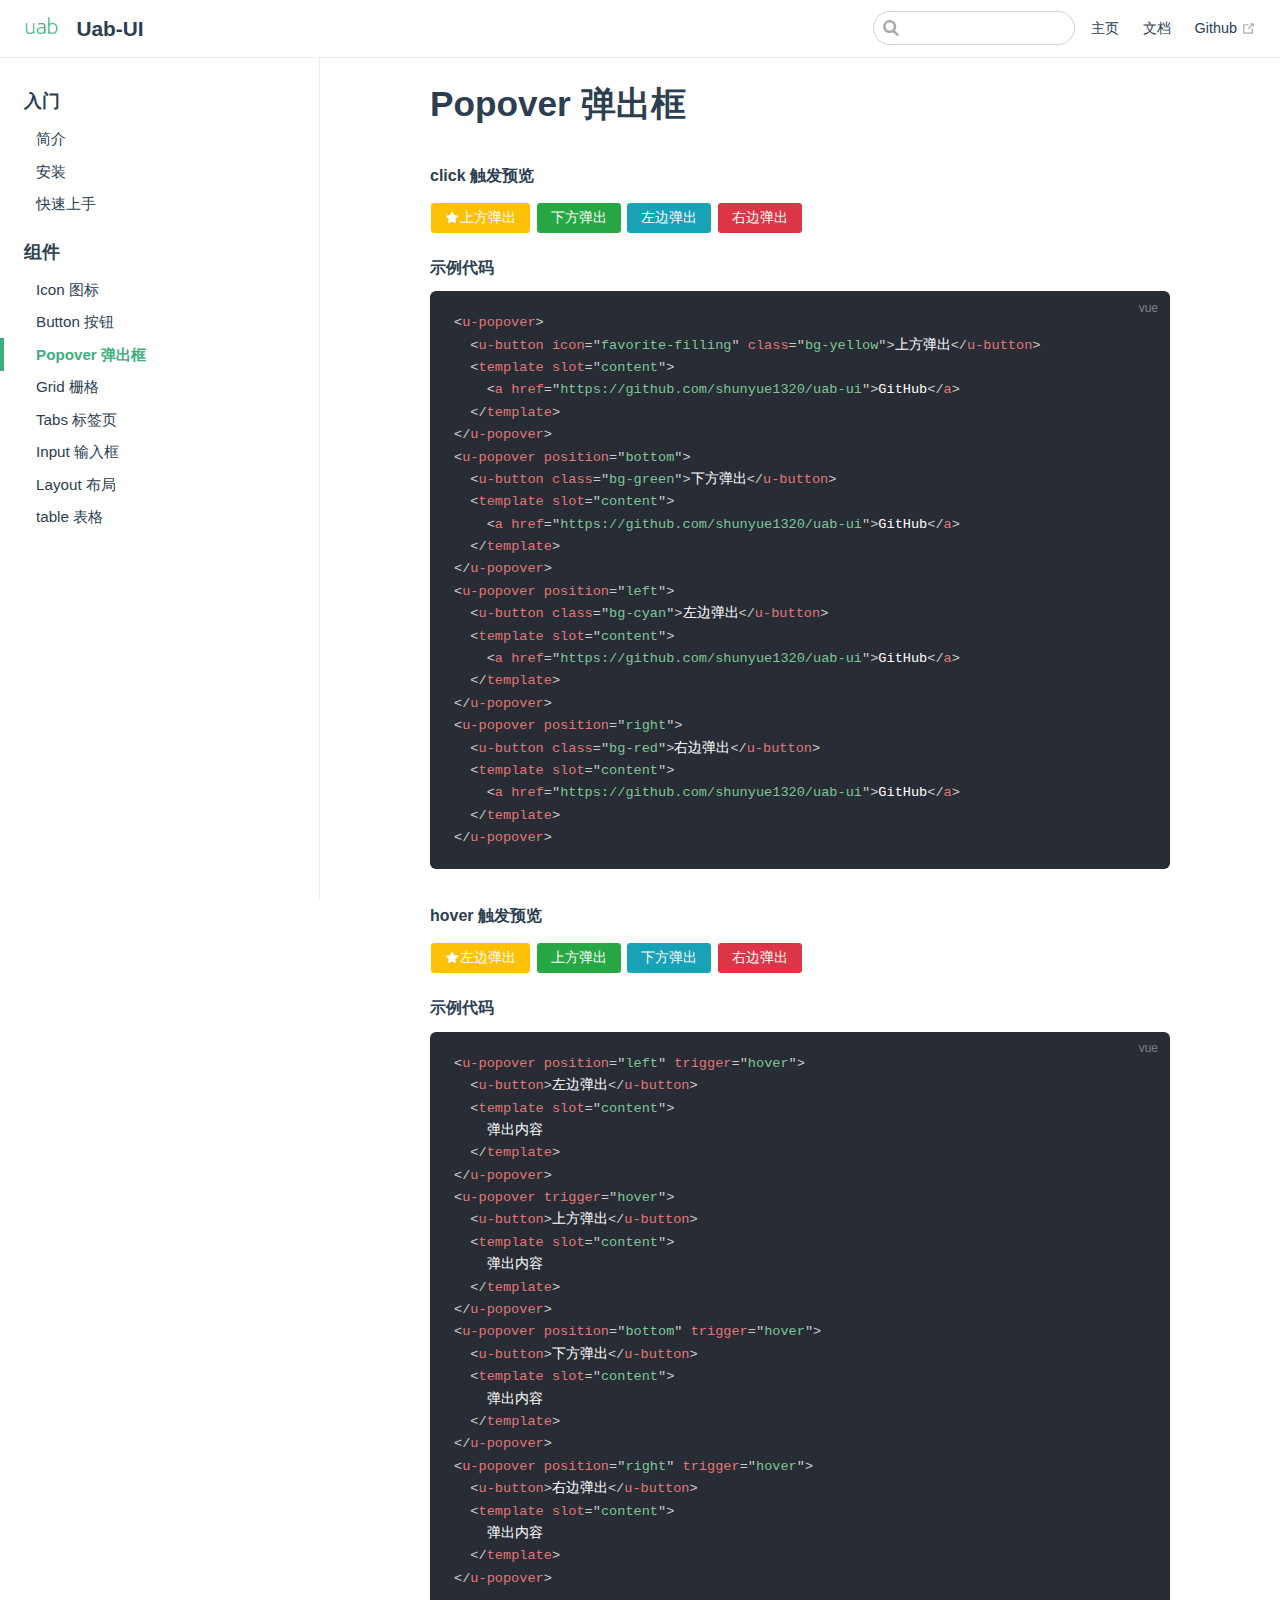
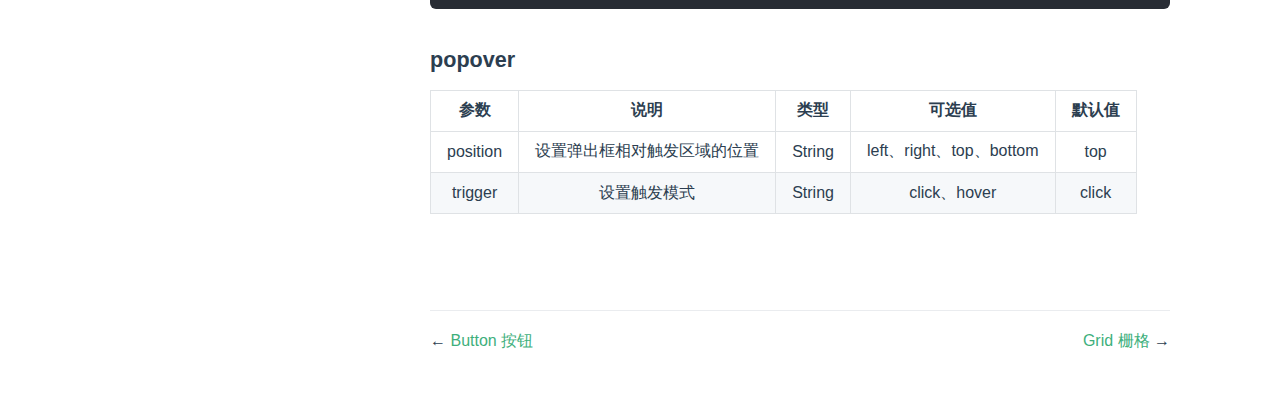
<file: components/popover.html>
<!DOCTYPE html>
<html lang="en-US">
  <head>
    <meta charset="utf-8">
    <meta name="viewport" content="width=device-width,initial-scale=1">
    <title>Popover 弹出框 | Uab-UI</title>
    <meta name="generator" content="VuePress 1.8.2">
    <link rel="icon" href="/uabmi.png">
    <meta name="description" content="一款帮助开放者成长的 UI 库">
    
    <link rel="preload" href="/assets/css/0.styles.2dc91339.css" as="style"><link rel="preload" href="/assets/js/app.e7e433a6.js" as="script"><link rel="preload" href="/assets/js/3.326299cc.js" as="script"><link rel="preload" href="/assets/js/28.0d09af6f.js" as="script"><link rel="prefetch" href="/assets/js/1.7db89702.js"><link rel="prefetch" href="/assets/js/10.aef5c037.js"><link rel="prefetch" href="/assets/js/11.741125b7.js"><link rel="prefetch" href="/assets/js/12.6f91969f.js"><link rel="prefetch" href="/assets/js/13.5c30110a.js"><link rel="prefetch" href="/assets/js/14.6cfc4c5c.js"><link rel="prefetch" href="/assets/js/15.9802e1f9.js"><link rel="prefetch" href="/assets/js/16.38af58dc.js"><link rel="prefetch" href="/assets/js/17.e8e6f291.js"><link rel="prefetch" href="/assets/js/18.de03af91.js"><link rel="prefetch" href="/assets/js/19.e08130e3.js"><link rel="prefetch" href="/assets/js/20.43353f4c.js"><link rel="prefetch" href="/assets/js/21.22cfd119.js"><link rel="prefetch" href="/assets/js/22.3279f881.js"><link rel="prefetch" href="/assets/js/23.c3cf12ed.js"><link rel="prefetch" href="/assets/js/24.85fdf75b.js"><link rel="prefetch" href="/assets/js/25.1d8bce47.js"><link rel="prefetch" href="/assets/js/26.4d8fe54a.js"><link rel="prefetch" href="/assets/js/27.4f7aeea5.js"><link rel="prefetch" href="/assets/js/29.25a4a6c3.js"><link rel="prefetch" href="/assets/js/30.c2b25081.js"><link rel="prefetch" href="/assets/js/31.df7bdd78.js"><link rel="prefetch" href="/assets/js/32.3012d142.js"><link rel="prefetch" href="/assets/js/33.5dc021d8.js"><link rel="prefetch" href="/assets/js/4.533e971d.js"><link rel="prefetch" href="/assets/js/5.71ad529c.js"><link rel="prefetch" href="/assets/js/6.bf8e456c.js"><link rel="prefetch" href="/assets/js/7.8437b710.js"><link rel="prefetch" href="/assets/js/8.89316e0d.js"><link rel="prefetch" href="/assets/js/9.4049c2b1.js">
    <link rel="stylesheet" href="/assets/css/0.styles.2dc91339.css">
  </head>
  <body>
    <div id="app" data-server-rendered="true"><div class="theme-container"><header class="navbar"><div class="sidebar-button"><svg xmlns="http://www.w3.org/2000/svg" aria-hidden="true" role="img" viewBox="0 0 448 512" class="icon"><path fill="currentColor" d="M436 124H12c-6.627 0-12-5.373-12-12V80c0-6.627 5.373-12 12-12h424c6.627 0 12 5.373 12 12v32c0 6.627-5.373 12-12 12zm0 160H12c-6.627 0-12-5.373-12-12v-32c0-6.627 5.373-12 12-12h424c6.627 0 12 5.373 12 12v32c0 6.627-5.373 12-12 12zm0 160H12c-6.627 0-12-5.373-12-12v-32c0-6.627 5.373-12 12-12h424c6.627 0 12 5.373 12 12v32c0 6.627-5.373 12-12 12z"></path></svg></div> <a href="/" class="home-link router-link-active"><img src="/uabmi.png" alt="Uab-UI" class="logo"> <span class="site-name can-hide">Uab-UI</span></a> <div class="links"><div class="search-box"><input aria-label="Search" autocomplete="off" spellcheck="false" value=""> <!----></div> <nav class="nav-links can-hide"><div class="nav-item"><a href="/" class="nav-link">
  主页
</a></div><div class="nav-item"><a href="/getting-started/" class="nav-link">
  文档
</a></div><div class="nav-item"><a href="https://github.com/shunyue1320/uab-ui" target="_blank" rel="noopener noreferrer" class="nav-link external">
  Github
  <span><svg xmlns="http://www.w3.org/2000/svg" aria-hidden="true" focusable="false" x="0px" y="0px" viewBox="0 0 100 100" width="15" height="15" class="icon outbound"><path fill="currentColor" d="M18.8,85.1h56l0,0c2.2,0,4-1.8,4-4v-32h-8v28h-48v-48h28v-8h-32l0,0c-2.2,0-4,1.8-4,4v56C14.8,83.3,16.6,85.1,18.8,85.1z"></path> <polygon fill="currentColor" points="45.7,48.7 51.3,54.3 77.2,28.5 77.2,37.2 85.2,37.2 85.2,14.9 62.8,14.9 62.8,22.9 71.5,22.9"></polygon></svg> <span class="sr-only">(opens new window)</span></span></a></div> <!----></nav></div></header> <div class="sidebar-mask"></div> <aside class="sidebar"><nav class="nav-links"><div class="nav-item"><a href="/" class="nav-link">
  主页
</a></div><div class="nav-item"><a href="/getting-started/" class="nav-link">
  文档
</a></div><div class="nav-item"><a href="https://github.com/shunyue1320/uab-ui" target="_blank" rel="noopener noreferrer" class="nav-link external">
  Github
  <span><svg xmlns="http://www.w3.org/2000/svg" aria-hidden="true" focusable="false" x="0px" y="0px" viewBox="0 0 100 100" width="15" height="15" class="icon outbound"><path fill="currentColor" d="M18.8,85.1h56l0,0c2.2,0,4-1.8,4-4v-32h-8v28h-48v-48h28v-8h-32l0,0c-2.2,0-4,1.8-4,4v56C14.8,83.3,16.6,85.1,18.8,85.1z"></path> <polygon fill="currentColor" points="45.7,48.7 51.3,54.3 77.2,28.5 77.2,37.2 85.2,37.2 85.2,14.9 62.8,14.9 62.8,22.9 71.5,22.9"></polygon></svg> <span class="sr-only">(opens new window)</span></span></a></div> <!----></nav>  <ul class="sidebar-links"><li><section class="sidebar-group depth-0"><p class="sidebar-heading"><span>入门</span> <!----></p> <ul class="sidebar-links sidebar-group-items"><li><a href="/introduce/" class="sidebar-link">简介</a><ul class="sidebar-sub-headers"></ul></li><li><a href="/install/" class="sidebar-link">安装</a><ul class="sidebar-sub-headers"></ul></li><li><a href="/getting-started/" class="sidebar-link">快速上手</a><ul class="sidebar-sub-headers"></ul></li></ul></section></li><li><section class="sidebar-group depth-0"><p class="sidebar-heading open"><span>组件</span> <!----></p> <ul class="sidebar-links sidebar-group-items"><li><a href="/components/icon.html" class="sidebar-link">Icon 图标</a><ul class="sidebar-sub-headers"></ul></li><li><a href="/components/button.html" class="sidebar-link">Button 按钮</a><ul class="sidebar-sub-headers"></ul></li><li><a href="/components/popover.html" aria-current="page" class="active sidebar-link">Popover 弹出框</a><ul class="sidebar-sub-headers"></ul></li><li><a href="/components/grid.html" class="sidebar-link">Grid 栅格</a><ul class="sidebar-sub-headers"></ul></li><li><a href="/components/tabs.html" class="sidebar-link">Tabs 标签页</a><ul class="sidebar-sub-headers"></ul></li><li><a href="/components/input.html" class="sidebar-link">Input 输入框</a></li><li><a href="/components/layout.html" class="sidebar-link">Layout 布局</a></li><li><a href="/components/table.html" class="sidebar-link">table 表格</a></li></ul></section></li></ul> </aside> <main class="page"> <div class="theme-default-content content__default"><h1 id="popover-弹出框"><a href="#popover-弹出框" class="header-anchor">#</a> Popover 弹出框</h1> <h4 id="click-触发预览"><a href="#click-触发预览" class="header-anchor">#</a> click 触发预览</h4> <!----> <h4 id="示例代码"><a href="#示例代码" class="header-anchor">#</a> 示例代码</h4> <div class="language-vue extra-class"><pre class="language-vue"><code><span class="token tag"><span class="token tag"><span class="token punctuation">&lt;</span>u-popover</span><span class="token punctuation">&gt;</span></span>
  <span class="token tag"><span class="token tag"><span class="token punctuation">&lt;</span>u-button</span> <span class="token attr-name">icon</span><span class="token attr-value"><span class="token punctuation attr-equals">=</span><span class="token punctuation">&quot;</span>favorite-filling<span class="token punctuation">&quot;</span></span> <span class="token attr-name">class</span><span class="token attr-value"><span class="token punctuation attr-equals">=</span><span class="token punctuation">&quot;</span>bg-yellow<span class="token punctuation">&quot;</span></span><span class="token punctuation">&gt;</span></span>上方弹出<span class="token tag"><span class="token tag"><span class="token punctuation">&lt;/</span>u-button</span><span class="token punctuation">&gt;</span></span>
  <span class="token tag"><span class="token tag"><span class="token punctuation">&lt;</span>template</span> <span class="token attr-name">slot</span><span class="token attr-value"><span class="token punctuation attr-equals">=</span><span class="token punctuation">&quot;</span>content<span class="token punctuation">&quot;</span></span><span class="token punctuation">&gt;</span></span>
    <span class="token tag"><span class="token tag"><span class="token punctuation">&lt;</span>a</span> <span class="token attr-name">href</span><span class="token attr-value"><span class="token punctuation attr-equals">=</span><span class="token punctuation">&quot;</span>https://github.com/shunyue1320/uab-ui<span class="token punctuation">&quot;</span></span><span class="token punctuation">&gt;</span></span>GitHub<span class="token tag"><span class="token tag"><span class="token punctuation">&lt;/</span>a</span><span class="token punctuation">&gt;</span></span>
  <span class="token tag"><span class="token tag"><span class="token punctuation">&lt;/</span>template</span><span class="token punctuation">&gt;</span></span>
<span class="token tag"><span class="token tag"><span class="token punctuation">&lt;/</span>u-popover</span><span class="token punctuation">&gt;</span></span>
<span class="token tag"><span class="token tag"><span class="token punctuation">&lt;</span>u-popover</span> <span class="token attr-name">position</span><span class="token attr-value"><span class="token punctuation attr-equals">=</span><span class="token punctuation">&quot;</span>bottom<span class="token punctuation">&quot;</span></span><span class="token punctuation">&gt;</span></span>
  <span class="token tag"><span class="token tag"><span class="token punctuation">&lt;</span>u-button</span> <span class="token attr-name">class</span><span class="token attr-value"><span class="token punctuation attr-equals">=</span><span class="token punctuation">&quot;</span>bg-green<span class="token punctuation">&quot;</span></span><span class="token punctuation">&gt;</span></span>下方弹出<span class="token tag"><span class="token tag"><span class="token punctuation">&lt;/</span>u-button</span><span class="token punctuation">&gt;</span></span>
  <span class="token tag"><span class="token tag"><span class="token punctuation">&lt;</span>template</span> <span class="token attr-name">slot</span><span class="token attr-value"><span class="token punctuation attr-equals">=</span><span class="token punctuation">&quot;</span>content<span class="token punctuation">&quot;</span></span><span class="token punctuation">&gt;</span></span>
    <span class="token tag"><span class="token tag"><span class="token punctuation">&lt;</span>a</span> <span class="token attr-name">href</span><span class="token attr-value"><span class="token punctuation attr-equals">=</span><span class="token punctuation">&quot;</span>https://github.com/shunyue1320/uab-ui<span class="token punctuation">&quot;</span></span><span class="token punctuation">&gt;</span></span>GitHub<span class="token tag"><span class="token tag"><span class="token punctuation">&lt;/</span>a</span><span class="token punctuation">&gt;</span></span>
  <span class="token tag"><span class="token tag"><span class="token punctuation">&lt;/</span>template</span><span class="token punctuation">&gt;</span></span>
<span class="token tag"><span class="token tag"><span class="token punctuation">&lt;/</span>u-popover</span><span class="token punctuation">&gt;</span></span>
<span class="token tag"><span class="token tag"><span class="token punctuation">&lt;</span>u-popover</span> <span class="token attr-name">position</span><span class="token attr-value"><span class="token punctuation attr-equals">=</span><span class="token punctuation">&quot;</span>left<span class="token punctuation">&quot;</span></span><span class="token punctuation">&gt;</span></span>
  <span class="token tag"><span class="token tag"><span class="token punctuation">&lt;</span>u-button</span> <span class="token attr-name">class</span><span class="token attr-value"><span class="token punctuation attr-equals">=</span><span class="token punctuation">&quot;</span>bg-cyan<span class="token punctuation">&quot;</span></span><span class="token punctuation">&gt;</span></span>左边弹出<span class="token tag"><span class="token tag"><span class="token punctuation">&lt;/</span>u-button</span><span class="token punctuation">&gt;</span></span>
  <span class="token tag"><span class="token tag"><span class="token punctuation">&lt;</span>template</span> <span class="token attr-name">slot</span><span class="token attr-value"><span class="token punctuation attr-equals">=</span><span class="token punctuation">&quot;</span>content<span class="token punctuation">&quot;</span></span><span class="token punctuation">&gt;</span></span>
    <span class="token tag"><span class="token tag"><span class="token punctuation">&lt;</span>a</span> <span class="token attr-name">href</span><span class="token attr-value"><span class="token punctuation attr-equals">=</span><span class="token punctuation">&quot;</span>https://github.com/shunyue1320/uab-ui<span class="token punctuation">&quot;</span></span><span class="token punctuation">&gt;</span></span>GitHub<span class="token tag"><span class="token tag"><span class="token punctuation">&lt;/</span>a</span><span class="token punctuation">&gt;</span></span>
  <span class="token tag"><span class="token tag"><span class="token punctuation">&lt;/</span>template</span><span class="token punctuation">&gt;</span></span>
<span class="token tag"><span class="token tag"><span class="token punctuation">&lt;/</span>u-popover</span><span class="token punctuation">&gt;</span></span>
<span class="token tag"><span class="token tag"><span class="token punctuation">&lt;</span>u-popover</span> <span class="token attr-name">position</span><span class="token attr-value"><span class="token punctuation attr-equals">=</span><span class="token punctuation">&quot;</span>right<span class="token punctuation">&quot;</span></span><span class="token punctuation">&gt;</span></span>
  <span class="token tag"><span class="token tag"><span class="token punctuation">&lt;</span>u-button</span> <span class="token attr-name">class</span><span class="token attr-value"><span class="token punctuation attr-equals">=</span><span class="token punctuation">&quot;</span>bg-red<span class="token punctuation">&quot;</span></span><span class="token punctuation">&gt;</span></span>右边弹出<span class="token tag"><span class="token tag"><span class="token punctuation">&lt;/</span>u-button</span><span class="token punctuation">&gt;</span></span>
  <span class="token tag"><span class="token tag"><span class="token punctuation">&lt;</span>template</span> <span class="token attr-name">slot</span><span class="token attr-value"><span class="token punctuation attr-equals">=</span><span class="token punctuation">&quot;</span>content<span class="token punctuation">&quot;</span></span><span class="token punctuation">&gt;</span></span>
    <span class="token tag"><span class="token tag"><span class="token punctuation">&lt;</span>a</span> <span class="token attr-name">href</span><span class="token attr-value"><span class="token punctuation attr-equals">=</span><span class="token punctuation">&quot;</span>https://github.com/shunyue1320/uab-ui<span class="token punctuation">&quot;</span></span><span class="token punctuation">&gt;</span></span>GitHub<span class="token tag"><span class="token tag"><span class="token punctuation">&lt;/</span>a</span><span class="token punctuation">&gt;</span></span>
  <span class="token tag"><span class="token tag"><span class="token punctuation">&lt;/</span>template</span><span class="token punctuation">&gt;</span></span>
<span class="token tag"><span class="token tag"><span class="token punctuation">&lt;/</span>u-popover</span><span class="token punctuation">&gt;</span></span>
</code></pre></div><h4 id="hover-触发预览"><a href="#hover-触发预览" class="header-anchor">#</a> hover 触发预览</h4> <!----> <h4 id="示例代码-2"><a href="#示例代码-2" class="header-anchor">#</a> 示例代码</h4> <div class="language-vue extra-class"><pre class="language-vue"><code><span class="token tag"><span class="token tag"><span class="token punctuation">&lt;</span>u-popover</span> <span class="token attr-name">position</span><span class="token attr-value"><span class="token punctuation attr-equals">=</span><span class="token punctuation">&quot;</span>left<span class="token punctuation">&quot;</span></span> <span class="token attr-name">trigger</span><span class="token attr-value"><span class="token punctuation attr-equals">=</span><span class="token punctuation">&quot;</span>hover<span class="token punctuation">&quot;</span></span><span class="token punctuation">&gt;</span></span>
  <span class="token tag"><span class="token tag"><span class="token punctuation">&lt;</span>u-button</span><span class="token punctuation">&gt;</span></span>左边弹出<span class="token tag"><span class="token tag"><span class="token punctuation">&lt;/</span>u-button</span><span class="token punctuation">&gt;</span></span>
  <span class="token tag"><span class="token tag"><span class="token punctuation">&lt;</span>template</span> <span class="token attr-name">slot</span><span class="token attr-value"><span class="token punctuation attr-equals">=</span><span class="token punctuation">&quot;</span>content<span class="token punctuation">&quot;</span></span><span class="token punctuation">&gt;</span></span>
    弹出内容
  <span class="token tag"><span class="token tag"><span class="token punctuation">&lt;/</span>template</span><span class="token punctuation">&gt;</span></span>
<span class="token tag"><span class="token tag"><span class="token punctuation">&lt;/</span>u-popover</span><span class="token punctuation">&gt;</span></span>
<span class="token tag"><span class="token tag"><span class="token punctuation">&lt;</span>u-popover</span> <span class="token attr-name">trigger</span><span class="token attr-value"><span class="token punctuation attr-equals">=</span><span class="token punctuation">&quot;</span>hover<span class="token punctuation">&quot;</span></span><span class="token punctuation">&gt;</span></span>
  <span class="token tag"><span class="token tag"><span class="token punctuation">&lt;</span>u-button</span><span class="token punctuation">&gt;</span></span>上方弹出<span class="token tag"><span class="token tag"><span class="token punctuation">&lt;/</span>u-button</span><span class="token punctuation">&gt;</span></span>
  <span class="token tag"><span class="token tag"><span class="token punctuation">&lt;</span>template</span> <span class="token attr-name">slot</span><span class="token attr-value"><span class="token punctuation attr-equals">=</span><span class="token punctuation">&quot;</span>content<span class="token punctuation">&quot;</span></span><span class="token punctuation">&gt;</span></span>
    弹出内容
  <span class="token tag"><span class="token tag"><span class="token punctuation">&lt;/</span>template</span><span class="token punctuation">&gt;</span></span>
<span class="token tag"><span class="token tag"><span class="token punctuation">&lt;/</span>u-popover</span><span class="token punctuation">&gt;</span></span>
<span class="token tag"><span class="token tag"><span class="token punctuation">&lt;</span>u-popover</span> <span class="token attr-name">position</span><span class="token attr-value"><span class="token punctuation attr-equals">=</span><span class="token punctuation">&quot;</span>bottom<span class="token punctuation">&quot;</span></span> <span class="token attr-name">trigger</span><span class="token attr-value"><span class="token punctuation attr-equals">=</span><span class="token punctuation">&quot;</span>hover<span class="token punctuation">&quot;</span></span><span class="token punctuation">&gt;</span></span>
  <span class="token tag"><span class="token tag"><span class="token punctuation">&lt;</span>u-button</span><span class="token punctuation">&gt;</span></span>下方弹出<span class="token tag"><span class="token tag"><span class="token punctuation">&lt;/</span>u-button</span><span class="token punctuation">&gt;</span></span>
  <span class="token tag"><span class="token tag"><span class="token punctuation">&lt;</span>template</span> <span class="token attr-name">slot</span><span class="token attr-value"><span class="token punctuation attr-equals">=</span><span class="token punctuation">&quot;</span>content<span class="token punctuation">&quot;</span></span><span class="token punctuation">&gt;</span></span>
    弹出内容
  <span class="token tag"><span class="token tag"><span class="token punctuation">&lt;/</span>template</span><span class="token punctuation">&gt;</span></span>
<span class="token tag"><span class="token tag"><span class="token punctuation">&lt;/</span>u-popover</span><span class="token punctuation">&gt;</span></span>
<span class="token tag"><span class="token tag"><span class="token punctuation">&lt;</span>u-popover</span> <span class="token attr-name">position</span><span class="token attr-value"><span class="token punctuation attr-equals">=</span><span class="token punctuation">&quot;</span>right<span class="token punctuation">&quot;</span></span> <span class="token attr-name">trigger</span><span class="token attr-value"><span class="token punctuation attr-equals">=</span><span class="token punctuation">&quot;</span>hover<span class="token punctuation">&quot;</span></span><span class="token punctuation">&gt;</span></span>
  <span class="token tag"><span class="token tag"><span class="token punctuation">&lt;</span>u-button</span><span class="token punctuation">&gt;</span></span>右边弹出<span class="token tag"><span class="token tag"><span class="token punctuation">&lt;/</span>u-button</span><span class="token punctuation">&gt;</span></span>
  <span class="token tag"><span class="token tag"><span class="token punctuation">&lt;</span>template</span> <span class="token attr-name">slot</span><span class="token attr-value"><span class="token punctuation attr-equals">=</span><span class="token punctuation">&quot;</span>content<span class="token punctuation">&quot;</span></span><span class="token punctuation">&gt;</span></span>
    弹出内容
  <span class="token tag"><span class="token tag"><span class="token punctuation">&lt;/</span>template</span><span class="token punctuation">&gt;</span></span>
<span class="token tag"><span class="token tag"><span class="token punctuation">&lt;/</span>u-popover</span><span class="token punctuation">&gt;</span></span>
</code></pre></div><h3 id="popover"><a href="#popover" class="header-anchor">#</a> popover</h3> <table><thead><tr><th style="text-align:center;">参数</th> <th style="text-align:center;">说明</th> <th style="text-align:center;">类型</th> <th style="text-align:center;">可选值</th> <th style="text-align:center;">默认值</th></tr></thead> <tbody><tr><td style="text-align:center;">position</td> <td style="text-align:center;">设置弹出框相对触发区域的位置</td> <td style="text-align:center;">String</td> <td style="text-align:center;">left、right、top、bottom</td> <td style="text-align:center;">top</td></tr> <tr><td style="text-align:center;">trigger</td> <td style="text-align:center;">设置触发模式</td> <td style="text-align:center;">String</td> <td style="text-align:center;">click、hover</td> <td style="text-align:center;">click</td></tr></tbody></table></div> <footer class="page-edit"><!----> <!----></footer> <div class="page-nav"><p class="inner"><span class="prev">
      ←
      <a href="/components/button.html" class="prev">
        Button 按钮
      </a></span> <span class="next"><a href="/components/grid.html">
        Grid 栅格
      </a>
      →
    </span></p></div> </main></div><div class="global-ui"></div></div>
    <script src="/assets/js/app.e7e433a6.js" defer></script><script src="/assets/js/3.326299cc.js" defer></script><script src="/assets/js/28.0d09af6f.js" defer></script>
  </body>
</html>
</file>
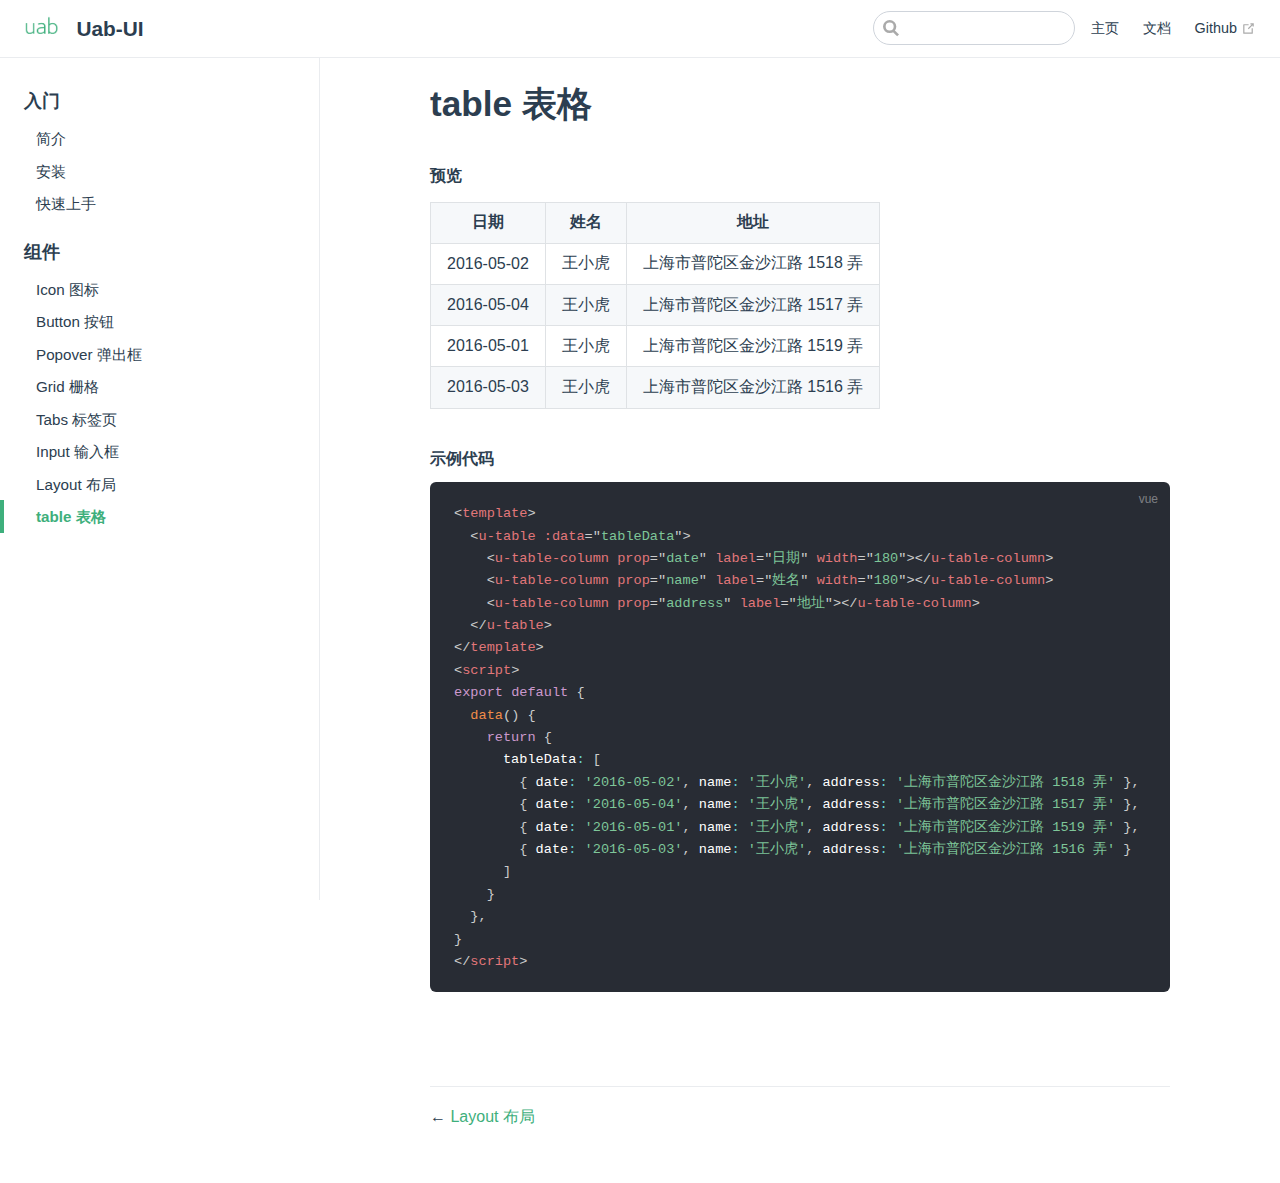
<file: components/table.html>
<!DOCTYPE html>
<html lang="en-US">
  <head>
    <meta charset="utf-8">
    <meta name="viewport" content="width=device-width,initial-scale=1">
    <title>table 表格 | Uab-UI</title>
    <meta name="generator" content="VuePress 1.8.2">
    <link rel="icon" href="/uabmi.png">
    <meta name="description" content="一款帮助开放者成长的 UI 库">
    
    <link rel="preload" href="/assets/css/0.styles.2dc91339.css" as="style"><link rel="preload" href="/assets/js/app.e7e433a6.js" as="script"><link rel="preload" href="/assets/js/3.326299cc.js" as="script"><link rel="preload" href="/assets/js/29.25a4a6c3.js" as="script"><link rel="prefetch" href="/assets/js/1.7db89702.js"><link rel="prefetch" href="/assets/js/10.aef5c037.js"><link rel="prefetch" href="/assets/js/11.741125b7.js"><link rel="prefetch" href="/assets/js/12.6f91969f.js"><link rel="prefetch" href="/assets/js/13.5c30110a.js"><link rel="prefetch" href="/assets/js/14.6cfc4c5c.js"><link rel="prefetch" href="/assets/js/15.9802e1f9.js"><link rel="prefetch" href="/assets/js/16.38af58dc.js"><link rel="prefetch" href="/assets/js/17.e8e6f291.js"><link rel="prefetch" href="/assets/js/18.de03af91.js"><link rel="prefetch" href="/assets/js/19.e08130e3.js"><link rel="prefetch" href="/assets/js/20.43353f4c.js"><link rel="prefetch" href="/assets/js/21.22cfd119.js"><link rel="prefetch" href="/assets/js/22.3279f881.js"><link rel="prefetch" href="/assets/js/23.c3cf12ed.js"><link rel="prefetch" href="/assets/js/24.85fdf75b.js"><link rel="prefetch" href="/assets/js/25.1d8bce47.js"><link rel="prefetch" href="/assets/js/26.4d8fe54a.js"><link rel="prefetch" href="/assets/js/27.4f7aeea5.js"><link rel="prefetch" href="/assets/js/28.0d09af6f.js"><link rel="prefetch" href="/assets/js/30.c2b25081.js"><link rel="prefetch" href="/assets/js/31.df7bdd78.js"><link rel="prefetch" href="/assets/js/32.3012d142.js"><link rel="prefetch" href="/assets/js/33.5dc021d8.js"><link rel="prefetch" href="/assets/js/4.533e971d.js"><link rel="prefetch" href="/assets/js/5.71ad529c.js"><link rel="prefetch" href="/assets/js/6.bf8e456c.js"><link rel="prefetch" href="/assets/js/7.8437b710.js"><link rel="prefetch" href="/assets/js/8.89316e0d.js"><link rel="prefetch" href="/assets/js/9.4049c2b1.js">
    <link rel="stylesheet" href="/assets/css/0.styles.2dc91339.css">
  </head>
  <body>
    <div id="app" data-server-rendered="true"><div class="theme-container"><header class="navbar"><div class="sidebar-button"><svg xmlns="http://www.w3.org/2000/svg" aria-hidden="true" role="img" viewBox="0 0 448 512" class="icon"><path fill="currentColor" d="M436 124H12c-6.627 0-12-5.373-12-12V80c0-6.627 5.373-12 12-12h424c6.627 0 12 5.373 12 12v32c0 6.627-5.373 12-12 12zm0 160H12c-6.627 0-12-5.373-12-12v-32c0-6.627 5.373-12 12-12h424c6.627 0 12 5.373 12 12v32c0 6.627-5.373 12-12 12zm0 160H12c-6.627 0-12-5.373-12-12v-32c0-6.627 5.373-12 12-12h424c6.627 0 12 5.373 12 12v32c0 6.627-5.373 12-12 12z"></path></svg></div> <a href="/" class="home-link router-link-active"><img src="/uabmi.png" alt="Uab-UI" class="logo"> <span class="site-name can-hide">Uab-UI</span></a> <div class="links"><div class="search-box"><input aria-label="Search" autocomplete="off" spellcheck="false" value=""> <!----></div> <nav class="nav-links can-hide"><div class="nav-item"><a href="/" class="nav-link">
  主页
</a></div><div class="nav-item"><a href="/getting-started/" class="nav-link">
  文档
</a></div><div class="nav-item"><a href="https://github.com/shunyue1320/uab-ui" target="_blank" rel="noopener noreferrer" class="nav-link external">
  Github
  <span><svg xmlns="http://www.w3.org/2000/svg" aria-hidden="true" focusable="false" x="0px" y="0px" viewBox="0 0 100 100" width="15" height="15" class="icon outbound"><path fill="currentColor" d="M18.8,85.1h56l0,0c2.2,0,4-1.8,4-4v-32h-8v28h-48v-48h28v-8h-32l0,0c-2.2,0-4,1.8-4,4v56C14.8,83.3,16.6,85.1,18.8,85.1z"></path> <polygon fill="currentColor" points="45.7,48.7 51.3,54.3 77.2,28.5 77.2,37.2 85.2,37.2 85.2,14.9 62.8,14.9 62.8,22.9 71.5,22.9"></polygon></svg> <span class="sr-only">(opens new window)</span></span></a></div> <!----></nav></div></header> <div class="sidebar-mask"></div> <aside class="sidebar"><nav class="nav-links"><div class="nav-item"><a href="/" class="nav-link">
  主页
</a></div><div class="nav-item"><a href="/getting-started/" class="nav-link">
  文档
</a></div><div class="nav-item"><a href="https://github.com/shunyue1320/uab-ui" target="_blank" rel="noopener noreferrer" class="nav-link external">
  Github
  <span><svg xmlns="http://www.w3.org/2000/svg" aria-hidden="true" focusable="false" x="0px" y="0px" viewBox="0 0 100 100" width="15" height="15" class="icon outbound"><path fill="currentColor" d="M18.8,85.1h56l0,0c2.2,0,4-1.8,4-4v-32h-8v28h-48v-48h28v-8h-32l0,0c-2.2,0-4,1.8-4,4v56C14.8,83.3,16.6,85.1,18.8,85.1z"></path> <polygon fill="currentColor" points="45.7,48.7 51.3,54.3 77.2,28.5 77.2,37.2 85.2,37.2 85.2,14.9 62.8,14.9 62.8,22.9 71.5,22.9"></polygon></svg> <span class="sr-only">(opens new window)</span></span></a></div> <!----></nav>  <ul class="sidebar-links"><li><section class="sidebar-group depth-0"><p class="sidebar-heading"><span>入门</span> <!----></p> <ul class="sidebar-links sidebar-group-items"><li><a href="/introduce/" class="sidebar-link">简介</a><ul class="sidebar-sub-headers"></ul></li><li><a href="/install/" class="sidebar-link">安装</a><ul class="sidebar-sub-headers"></ul></li><li><a href="/getting-started/" class="sidebar-link">快速上手</a><ul class="sidebar-sub-headers"></ul></li></ul></section></li><li><section class="sidebar-group depth-0"><p class="sidebar-heading open"><span>组件</span> <!----></p> <ul class="sidebar-links sidebar-group-items"><li><a href="/components/icon.html" class="sidebar-link">Icon 图标</a><ul class="sidebar-sub-headers"></ul></li><li><a href="/components/button.html" class="sidebar-link">Button 按钮</a><ul class="sidebar-sub-headers"></ul></li><li><a href="/components/popover.html" class="sidebar-link">Popover 弹出框</a><ul class="sidebar-sub-headers"></ul></li><li><a href="/components/grid.html" class="sidebar-link">Grid 栅格</a><ul class="sidebar-sub-headers"></ul></li><li><a href="/components/tabs.html" class="sidebar-link">Tabs 标签页</a><ul class="sidebar-sub-headers"></ul></li><li><a href="/components/input.html" class="sidebar-link">Input 输入框</a></li><li><a href="/components/layout.html" class="sidebar-link">Layout 布局</a></li><li><a href="/components/table.html" aria-current="page" class="active sidebar-link">table 表格</a></li></ul></section></li></ul> </aside> <main class="page"> <div class="theme-default-content content__default"><h1 id="table-表格"><a href="#table-表格" class="header-anchor">#</a> table 表格</h1> <h4 id="预览"><a href="#预览" class="header-anchor">#</a> 预览</h4> <!----> <h4 id="示例代码"><a href="#示例代码" class="header-anchor">#</a> 示例代码</h4> <div class="language-vue extra-class"><pre class="language-vue"><code><span class="token tag"><span class="token tag"><span class="token punctuation">&lt;</span>template</span><span class="token punctuation">&gt;</span></span>
  <span class="token tag"><span class="token tag"><span class="token punctuation">&lt;</span>u-table</span> <span class="token attr-name">:data</span><span class="token attr-value"><span class="token punctuation attr-equals">=</span><span class="token punctuation">&quot;</span>tableData<span class="token punctuation">&quot;</span></span><span class="token punctuation">&gt;</span></span>
    <span class="token tag"><span class="token tag"><span class="token punctuation">&lt;</span>u-table-column</span> <span class="token attr-name">prop</span><span class="token attr-value"><span class="token punctuation attr-equals">=</span><span class="token punctuation">&quot;</span>date<span class="token punctuation">&quot;</span></span> <span class="token attr-name">label</span><span class="token attr-value"><span class="token punctuation attr-equals">=</span><span class="token punctuation">&quot;</span>日期<span class="token punctuation">&quot;</span></span> <span class="token attr-name">width</span><span class="token attr-value"><span class="token punctuation attr-equals">=</span><span class="token punctuation">&quot;</span>180<span class="token punctuation">&quot;</span></span><span class="token punctuation">&gt;</span></span><span class="token tag"><span class="token tag"><span class="token punctuation">&lt;/</span>u-table-column</span><span class="token punctuation">&gt;</span></span>
    <span class="token tag"><span class="token tag"><span class="token punctuation">&lt;</span>u-table-column</span> <span class="token attr-name">prop</span><span class="token attr-value"><span class="token punctuation attr-equals">=</span><span class="token punctuation">&quot;</span>name<span class="token punctuation">&quot;</span></span> <span class="token attr-name">label</span><span class="token attr-value"><span class="token punctuation attr-equals">=</span><span class="token punctuation">&quot;</span>姓名<span class="token punctuation">&quot;</span></span> <span class="token attr-name">width</span><span class="token attr-value"><span class="token punctuation attr-equals">=</span><span class="token punctuation">&quot;</span>180<span class="token punctuation">&quot;</span></span><span class="token punctuation">&gt;</span></span><span class="token tag"><span class="token tag"><span class="token punctuation">&lt;/</span>u-table-column</span><span class="token punctuation">&gt;</span></span>
    <span class="token tag"><span class="token tag"><span class="token punctuation">&lt;</span>u-table-column</span> <span class="token attr-name">prop</span><span class="token attr-value"><span class="token punctuation attr-equals">=</span><span class="token punctuation">&quot;</span>address<span class="token punctuation">&quot;</span></span> <span class="token attr-name">label</span><span class="token attr-value"><span class="token punctuation attr-equals">=</span><span class="token punctuation">&quot;</span>地址<span class="token punctuation">&quot;</span></span><span class="token punctuation">&gt;</span></span><span class="token tag"><span class="token tag"><span class="token punctuation">&lt;/</span>u-table-column</span><span class="token punctuation">&gt;</span></span>
  <span class="token tag"><span class="token tag"><span class="token punctuation">&lt;/</span>u-table</span><span class="token punctuation">&gt;</span></span>
<span class="token tag"><span class="token tag"><span class="token punctuation">&lt;/</span>template</span><span class="token punctuation">&gt;</span></span>
<span class="token tag"><span class="token tag"><span class="token punctuation">&lt;</span>script</span><span class="token punctuation">&gt;</span></span><span class="token script"><span class="token language-javascript">
<span class="token keyword">export</span> <span class="token keyword">default</span> <span class="token punctuation">{</span>
  <span class="token function">data</span><span class="token punctuation">(</span><span class="token punctuation">)</span> <span class="token punctuation">{</span>
    <span class="token keyword">return</span> <span class="token punctuation">{</span>
      tableData<span class="token operator">:</span> <span class="token punctuation">[</span>
        <span class="token punctuation">{</span> date<span class="token operator">:</span> <span class="token string">'2016-05-02'</span><span class="token punctuation">,</span> name<span class="token operator">:</span> <span class="token string">'王小虎'</span><span class="token punctuation">,</span> address<span class="token operator">:</span> <span class="token string">'上海市普陀区金沙江路 1518 弄'</span> <span class="token punctuation">}</span><span class="token punctuation">,</span>
        <span class="token punctuation">{</span> date<span class="token operator">:</span> <span class="token string">'2016-05-04'</span><span class="token punctuation">,</span> name<span class="token operator">:</span> <span class="token string">'王小虎'</span><span class="token punctuation">,</span> address<span class="token operator">:</span> <span class="token string">'上海市普陀区金沙江路 1517 弄'</span> <span class="token punctuation">}</span><span class="token punctuation">,</span>
        <span class="token punctuation">{</span> date<span class="token operator">:</span> <span class="token string">'2016-05-01'</span><span class="token punctuation">,</span> name<span class="token operator">:</span> <span class="token string">'王小虎'</span><span class="token punctuation">,</span> address<span class="token operator">:</span> <span class="token string">'上海市普陀区金沙江路 1519 弄'</span> <span class="token punctuation">}</span><span class="token punctuation">,</span> 
        <span class="token punctuation">{</span> date<span class="token operator">:</span> <span class="token string">'2016-05-03'</span><span class="token punctuation">,</span> name<span class="token operator">:</span> <span class="token string">'王小虎'</span><span class="token punctuation">,</span> address<span class="token operator">:</span> <span class="token string">'上海市普陀区金沙江路 1516 弄'</span> <span class="token punctuation">}</span>
      <span class="token punctuation">]</span>
    <span class="token punctuation">}</span>
  <span class="token punctuation">}</span><span class="token punctuation">,</span>
<span class="token punctuation">}</span>
</span></span><span class="token tag"><span class="token tag"><span class="token punctuation">&lt;/</span>script</span><span class="token punctuation">&gt;</span></span>
</code></pre></div></div> <footer class="page-edit"><!----> <!----></footer> <div class="page-nav"><p class="inner"><span class="prev">
      ←
      <a href="/components/layout.html" class="prev">
        Layout 布局
      </a></span> <!----></p></div> </main></div><div class="global-ui"></div></div>
    <script src="/assets/js/app.e7e433a6.js" defer></script><script src="/assets/js/3.326299cc.js" defer></script><script src="/assets/js/29.25a4a6c3.js" defer></script>
  </body>
</html>
</file>
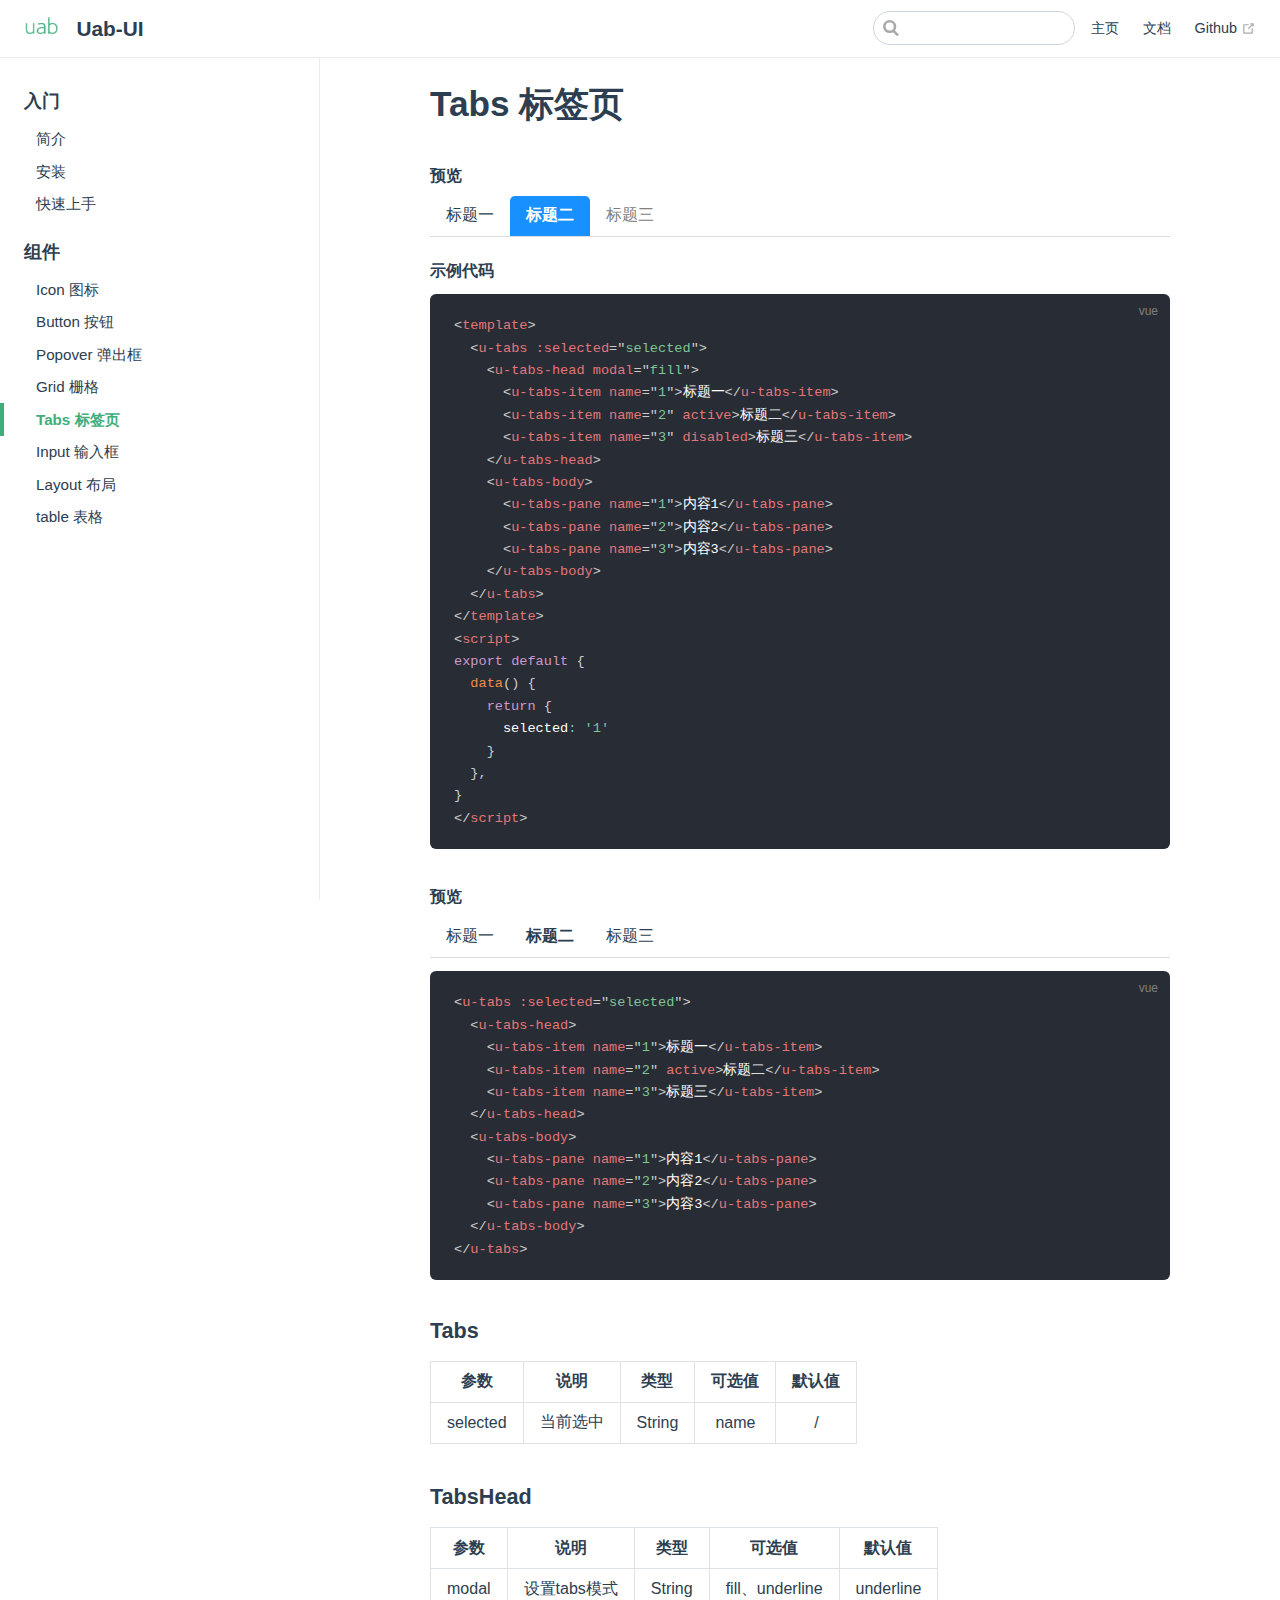
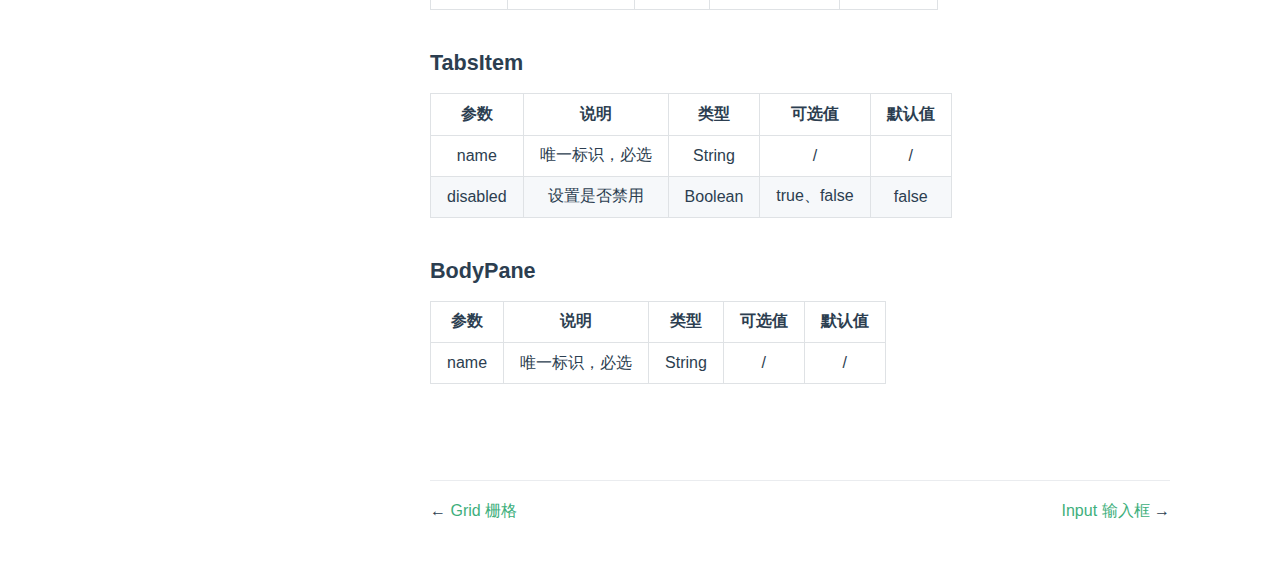
<file: components/tabs.html>
<!DOCTYPE html>
<html lang="en-US">
  <head>
    <meta charset="utf-8">
    <meta name="viewport" content="width=device-width,initial-scale=1">
    <title>Tabs 标签页 | Uab-UI</title>
    <meta name="generator" content="VuePress 1.8.2">
    <link rel="icon" href="/uabmi.png">
    <meta name="description" content="一款帮助开放者成长的 UI 库">
    
    <link rel="preload" href="/assets/css/0.styles.2dc91339.css" as="style"><link rel="preload" href="/assets/js/app.e7e433a6.js" as="script"><link rel="preload" href="/assets/js/3.326299cc.js" as="script"><link rel="preload" href="/assets/js/30.c2b25081.js" as="script"><link rel="prefetch" href="/assets/js/1.7db89702.js"><link rel="prefetch" href="/assets/js/10.aef5c037.js"><link rel="prefetch" href="/assets/js/11.741125b7.js"><link rel="prefetch" href="/assets/js/12.6f91969f.js"><link rel="prefetch" href="/assets/js/13.5c30110a.js"><link rel="prefetch" href="/assets/js/14.6cfc4c5c.js"><link rel="prefetch" href="/assets/js/15.9802e1f9.js"><link rel="prefetch" href="/assets/js/16.38af58dc.js"><link rel="prefetch" href="/assets/js/17.e8e6f291.js"><link rel="prefetch" href="/assets/js/18.de03af91.js"><link rel="prefetch" href="/assets/js/19.e08130e3.js"><link rel="prefetch" href="/assets/js/20.43353f4c.js"><link rel="prefetch" href="/assets/js/21.22cfd119.js"><link rel="prefetch" href="/assets/js/22.3279f881.js"><link rel="prefetch" href="/assets/js/23.c3cf12ed.js"><link rel="prefetch" href="/assets/js/24.85fdf75b.js"><link rel="prefetch" href="/assets/js/25.1d8bce47.js"><link rel="prefetch" href="/assets/js/26.4d8fe54a.js"><link rel="prefetch" href="/assets/js/27.4f7aeea5.js"><link rel="prefetch" href="/assets/js/28.0d09af6f.js"><link rel="prefetch" href="/assets/js/29.25a4a6c3.js"><link rel="prefetch" href="/assets/js/31.df7bdd78.js"><link rel="prefetch" href="/assets/js/32.3012d142.js"><link rel="prefetch" href="/assets/js/33.5dc021d8.js"><link rel="prefetch" href="/assets/js/4.533e971d.js"><link rel="prefetch" href="/assets/js/5.71ad529c.js"><link rel="prefetch" href="/assets/js/6.bf8e456c.js"><link rel="prefetch" href="/assets/js/7.8437b710.js"><link rel="prefetch" href="/assets/js/8.89316e0d.js"><link rel="prefetch" href="/assets/js/9.4049c2b1.js">
    <link rel="stylesheet" href="/assets/css/0.styles.2dc91339.css">
  </head>
  <body>
    <div id="app" data-server-rendered="true"><div class="theme-container"><header class="navbar"><div class="sidebar-button"><svg xmlns="http://www.w3.org/2000/svg" aria-hidden="true" role="img" viewBox="0 0 448 512" class="icon"><path fill="currentColor" d="M436 124H12c-6.627 0-12-5.373-12-12V80c0-6.627 5.373-12 12-12h424c6.627 0 12 5.373 12 12v32c0 6.627-5.373 12-12 12zm0 160H12c-6.627 0-12-5.373-12-12v-32c0-6.627 5.373-12 12-12h424c6.627 0 12 5.373 12 12v32c0 6.627-5.373 12-12 12zm0 160H12c-6.627 0-12-5.373-12-12v-32c0-6.627 5.373-12 12-12h424c6.627 0 12 5.373 12 12v32c0 6.627-5.373 12-12 12z"></path></svg></div> <a href="/" class="home-link router-link-active"><img src="/uabmi.png" alt="Uab-UI" class="logo"> <span class="site-name can-hide">Uab-UI</span></a> <div class="links"><div class="search-box"><input aria-label="Search" autocomplete="off" spellcheck="false" value=""> <!----></div> <nav class="nav-links can-hide"><div class="nav-item"><a href="/" class="nav-link">
  主页
</a></div><div class="nav-item"><a href="/getting-started/" class="nav-link">
  文档
</a></div><div class="nav-item"><a href="https://github.com/shunyue1320/uab-ui" target="_blank" rel="noopener noreferrer" class="nav-link external">
  Github
  <span><svg xmlns="http://www.w3.org/2000/svg" aria-hidden="true" focusable="false" x="0px" y="0px" viewBox="0 0 100 100" width="15" height="15" class="icon outbound"><path fill="currentColor" d="M18.8,85.1h56l0,0c2.2,0,4-1.8,4-4v-32h-8v28h-48v-48h28v-8h-32l0,0c-2.2,0-4,1.8-4,4v56C14.8,83.3,16.6,85.1,18.8,85.1z"></path> <polygon fill="currentColor" points="45.7,48.7 51.3,54.3 77.2,28.5 77.2,37.2 85.2,37.2 85.2,14.9 62.8,14.9 62.8,22.9 71.5,22.9"></polygon></svg> <span class="sr-only">(opens new window)</span></span></a></div> <!----></nav></div></header> <div class="sidebar-mask"></div> <aside class="sidebar"><nav class="nav-links"><div class="nav-item"><a href="/" class="nav-link">
  主页
</a></div><div class="nav-item"><a href="/getting-started/" class="nav-link">
  文档
</a></div><div class="nav-item"><a href="https://github.com/shunyue1320/uab-ui" target="_blank" rel="noopener noreferrer" class="nav-link external">
  Github
  <span><svg xmlns="http://www.w3.org/2000/svg" aria-hidden="true" focusable="false" x="0px" y="0px" viewBox="0 0 100 100" width="15" height="15" class="icon outbound"><path fill="currentColor" d="M18.8,85.1h56l0,0c2.2,0,4-1.8,4-4v-32h-8v28h-48v-48h28v-8h-32l0,0c-2.2,0-4,1.8-4,4v56C14.8,83.3,16.6,85.1,18.8,85.1z"></path> <polygon fill="currentColor" points="45.7,48.7 51.3,54.3 77.2,28.5 77.2,37.2 85.2,37.2 85.2,14.9 62.8,14.9 62.8,22.9 71.5,22.9"></polygon></svg> <span class="sr-only">(opens new window)</span></span></a></div> <!----></nav>  <ul class="sidebar-links"><li><section class="sidebar-group depth-0"><p class="sidebar-heading"><span>入门</span> <!----></p> <ul class="sidebar-links sidebar-group-items"><li><a href="/introduce/" class="sidebar-link">简介</a><ul class="sidebar-sub-headers"></ul></li><li><a href="/install/" class="sidebar-link">安装</a><ul class="sidebar-sub-headers"></ul></li><li><a href="/getting-started/" class="sidebar-link">快速上手</a><ul class="sidebar-sub-headers"></ul></li></ul></section></li><li><section class="sidebar-group depth-0"><p class="sidebar-heading open"><span>组件</span> <!----></p> <ul class="sidebar-links sidebar-group-items"><li><a href="/components/icon.html" class="sidebar-link">Icon 图标</a><ul class="sidebar-sub-headers"></ul></li><li><a href="/components/button.html" class="sidebar-link">Button 按钮</a><ul class="sidebar-sub-headers"></ul></li><li><a href="/components/popover.html" class="sidebar-link">Popover 弹出框</a><ul class="sidebar-sub-headers"></ul></li><li><a href="/components/grid.html" class="sidebar-link">Grid 栅格</a><ul class="sidebar-sub-headers"></ul></li><li><a href="/components/tabs.html" aria-current="page" class="active sidebar-link">Tabs 标签页</a><ul class="sidebar-sub-headers"></ul></li><li><a href="/components/input.html" class="sidebar-link">Input 输入框</a></li><li><a href="/components/layout.html" class="sidebar-link">Layout 布局</a></li><li><a href="/components/table.html" class="sidebar-link">table 表格</a></li></ul></section></li></ul> </aside> <main class="page"> <div class="theme-default-content content__default"><h1 id="tabs-标签页"><a href="#tabs-标签页" class="header-anchor">#</a> Tabs 标签页</h1> <h4 id="预览"><a href="#预览" class="header-anchor">#</a> 预览</h4> <!----> <h4 id="示例代码"><a href="#示例代码" class="header-anchor">#</a> 示例代码</h4> <div class="language-vue extra-class"><pre class="language-vue"><code><span class="token tag"><span class="token tag"><span class="token punctuation">&lt;</span>template</span><span class="token punctuation">&gt;</span></span>
  <span class="token tag"><span class="token tag"><span class="token punctuation">&lt;</span>u-tabs</span> <span class="token attr-name">:selected</span><span class="token attr-value"><span class="token punctuation attr-equals">=</span><span class="token punctuation">&quot;</span>selected<span class="token punctuation">&quot;</span></span><span class="token punctuation">&gt;</span></span>
    <span class="token tag"><span class="token tag"><span class="token punctuation">&lt;</span>u-tabs-head</span> <span class="token attr-name">modal</span><span class="token attr-value"><span class="token punctuation attr-equals">=</span><span class="token punctuation">&quot;</span>fill<span class="token punctuation">&quot;</span></span><span class="token punctuation">&gt;</span></span>
      <span class="token tag"><span class="token tag"><span class="token punctuation">&lt;</span>u-tabs-item</span> <span class="token attr-name">name</span><span class="token attr-value"><span class="token punctuation attr-equals">=</span><span class="token punctuation">&quot;</span>1<span class="token punctuation">&quot;</span></span><span class="token punctuation">&gt;</span></span>标题一<span class="token tag"><span class="token tag"><span class="token punctuation">&lt;/</span>u-tabs-item</span><span class="token punctuation">&gt;</span></span>
      <span class="token tag"><span class="token tag"><span class="token punctuation">&lt;</span>u-tabs-item</span> <span class="token attr-name">name</span><span class="token attr-value"><span class="token punctuation attr-equals">=</span><span class="token punctuation">&quot;</span>2<span class="token punctuation">&quot;</span></span> <span class="token attr-name">active</span><span class="token punctuation">&gt;</span></span>标题二<span class="token tag"><span class="token tag"><span class="token punctuation">&lt;/</span>u-tabs-item</span><span class="token punctuation">&gt;</span></span>
      <span class="token tag"><span class="token tag"><span class="token punctuation">&lt;</span>u-tabs-item</span> <span class="token attr-name">name</span><span class="token attr-value"><span class="token punctuation attr-equals">=</span><span class="token punctuation">&quot;</span>3<span class="token punctuation">&quot;</span></span> <span class="token attr-name">disabled</span><span class="token punctuation">&gt;</span></span>标题三<span class="token tag"><span class="token tag"><span class="token punctuation">&lt;/</span>u-tabs-item</span><span class="token punctuation">&gt;</span></span>
    <span class="token tag"><span class="token tag"><span class="token punctuation">&lt;/</span>u-tabs-head</span><span class="token punctuation">&gt;</span></span>
    <span class="token tag"><span class="token tag"><span class="token punctuation">&lt;</span>u-tabs-body</span><span class="token punctuation">&gt;</span></span>
      <span class="token tag"><span class="token tag"><span class="token punctuation">&lt;</span>u-tabs-pane</span> <span class="token attr-name">name</span><span class="token attr-value"><span class="token punctuation attr-equals">=</span><span class="token punctuation">&quot;</span>1<span class="token punctuation">&quot;</span></span><span class="token punctuation">&gt;</span></span>内容1<span class="token tag"><span class="token tag"><span class="token punctuation">&lt;/</span>u-tabs-pane</span><span class="token punctuation">&gt;</span></span>
      <span class="token tag"><span class="token tag"><span class="token punctuation">&lt;</span>u-tabs-pane</span> <span class="token attr-name">name</span><span class="token attr-value"><span class="token punctuation attr-equals">=</span><span class="token punctuation">&quot;</span>2<span class="token punctuation">&quot;</span></span><span class="token punctuation">&gt;</span></span>内容2<span class="token tag"><span class="token tag"><span class="token punctuation">&lt;/</span>u-tabs-pane</span><span class="token punctuation">&gt;</span></span>
      <span class="token tag"><span class="token tag"><span class="token punctuation">&lt;</span>u-tabs-pane</span> <span class="token attr-name">name</span><span class="token attr-value"><span class="token punctuation attr-equals">=</span><span class="token punctuation">&quot;</span>3<span class="token punctuation">&quot;</span></span><span class="token punctuation">&gt;</span></span>内容3<span class="token tag"><span class="token tag"><span class="token punctuation">&lt;/</span>u-tabs-pane</span><span class="token punctuation">&gt;</span></span>
    <span class="token tag"><span class="token tag"><span class="token punctuation">&lt;/</span>u-tabs-body</span><span class="token punctuation">&gt;</span></span>
  <span class="token tag"><span class="token tag"><span class="token punctuation">&lt;/</span>u-tabs</span><span class="token punctuation">&gt;</span></span>
<span class="token tag"><span class="token tag"><span class="token punctuation">&lt;/</span>template</span><span class="token punctuation">&gt;</span></span>
<span class="token tag"><span class="token tag"><span class="token punctuation">&lt;</span>script</span><span class="token punctuation">&gt;</span></span><span class="token script"><span class="token language-javascript">
<span class="token keyword">export</span> <span class="token keyword">default</span> <span class="token punctuation">{</span>
  <span class="token function">data</span><span class="token punctuation">(</span><span class="token punctuation">)</span> <span class="token punctuation">{</span>
    <span class="token keyword">return</span> <span class="token punctuation">{</span>
      selected<span class="token operator">:</span> <span class="token string">'1'</span>
    <span class="token punctuation">}</span>
  <span class="token punctuation">}</span><span class="token punctuation">,</span>
<span class="token punctuation">}</span>
</span></span><span class="token tag"><span class="token tag"><span class="token punctuation">&lt;/</span>script</span><span class="token punctuation">&gt;</span></span>
</code></pre></div><h4 id="预览-2"><a href="#预览-2" class="header-anchor">#</a> 预览</h4> <!----> <div class="language-vue extra-class"><pre class="language-vue"><code><span class="token tag"><span class="token tag"><span class="token punctuation">&lt;</span>u-tabs</span> <span class="token attr-name">:selected</span><span class="token attr-value"><span class="token punctuation attr-equals">=</span><span class="token punctuation">&quot;</span>selected<span class="token punctuation">&quot;</span></span><span class="token punctuation">&gt;</span></span>
  <span class="token tag"><span class="token tag"><span class="token punctuation">&lt;</span>u-tabs-head</span><span class="token punctuation">&gt;</span></span>
    <span class="token tag"><span class="token tag"><span class="token punctuation">&lt;</span>u-tabs-item</span> <span class="token attr-name">name</span><span class="token attr-value"><span class="token punctuation attr-equals">=</span><span class="token punctuation">&quot;</span>1<span class="token punctuation">&quot;</span></span><span class="token punctuation">&gt;</span></span>标题一<span class="token tag"><span class="token tag"><span class="token punctuation">&lt;/</span>u-tabs-item</span><span class="token punctuation">&gt;</span></span>
    <span class="token tag"><span class="token tag"><span class="token punctuation">&lt;</span>u-tabs-item</span> <span class="token attr-name">name</span><span class="token attr-value"><span class="token punctuation attr-equals">=</span><span class="token punctuation">&quot;</span>2<span class="token punctuation">&quot;</span></span> <span class="token attr-name">active</span><span class="token punctuation">&gt;</span></span>标题二<span class="token tag"><span class="token tag"><span class="token punctuation">&lt;/</span>u-tabs-item</span><span class="token punctuation">&gt;</span></span>
    <span class="token tag"><span class="token tag"><span class="token punctuation">&lt;</span>u-tabs-item</span> <span class="token attr-name">name</span><span class="token attr-value"><span class="token punctuation attr-equals">=</span><span class="token punctuation">&quot;</span>3<span class="token punctuation">&quot;</span></span><span class="token punctuation">&gt;</span></span>标题三<span class="token tag"><span class="token tag"><span class="token punctuation">&lt;/</span>u-tabs-item</span><span class="token punctuation">&gt;</span></span>
  <span class="token tag"><span class="token tag"><span class="token punctuation">&lt;/</span>u-tabs-head</span><span class="token punctuation">&gt;</span></span>
  <span class="token tag"><span class="token tag"><span class="token punctuation">&lt;</span>u-tabs-body</span><span class="token punctuation">&gt;</span></span>
    <span class="token tag"><span class="token tag"><span class="token punctuation">&lt;</span>u-tabs-pane</span> <span class="token attr-name">name</span><span class="token attr-value"><span class="token punctuation attr-equals">=</span><span class="token punctuation">&quot;</span>1<span class="token punctuation">&quot;</span></span><span class="token punctuation">&gt;</span></span>内容1<span class="token tag"><span class="token tag"><span class="token punctuation">&lt;/</span>u-tabs-pane</span><span class="token punctuation">&gt;</span></span>
    <span class="token tag"><span class="token tag"><span class="token punctuation">&lt;</span>u-tabs-pane</span> <span class="token attr-name">name</span><span class="token attr-value"><span class="token punctuation attr-equals">=</span><span class="token punctuation">&quot;</span>2<span class="token punctuation">&quot;</span></span><span class="token punctuation">&gt;</span></span>内容2<span class="token tag"><span class="token tag"><span class="token punctuation">&lt;/</span>u-tabs-pane</span><span class="token punctuation">&gt;</span></span>
    <span class="token tag"><span class="token tag"><span class="token punctuation">&lt;</span>u-tabs-pane</span> <span class="token attr-name">name</span><span class="token attr-value"><span class="token punctuation attr-equals">=</span><span class="token punctuation">&quot;</span>3<span class="token punctuation">&quot;</span></span><span class="token punctuation">&gt;</span></span>内容3<span class="token tag"><span class="token tag"><span class="token punctuation">&lt;/</span>u-tabs-pane</span><span class="token punctuation">&gt;</span></span>
  <span class="token tag"><span class="token tag"><span class="token punctuation">&lt;/</span>u-tabs-body</span><span class="token punctuation">&gt;</span></span>
<span class="token tag"><span class="token tag"><span class="token punctuation">&lt;/</span>u-tabs</span><span class="token punctuation">&gt;</span></span>
</code></pre></div><h3 id="tabs"><a href="#tabs" class="header-anchor">#</a> Tabs</h3> <table><thead><tr><th style="text-align:center;">参数</th> <th style="text-align:center;">说明</th> <th style="text-align:center;">类型</th> <th style="text-align:center;">可选值</th> <th style="text-align:center;">默认值</th></tr></thead> <tbody><tr><td style="text-align:center;">selected</td> <td style="text-align:center;">当前选中</td> <td style="text-align:center;">String</td> <td style="text-align:center;">name</td> <td style="text-align:center;">/</td></tr></tbody></table> <h3 id="tabshead"><a href="#tabshead" class="header-anchor">#</a> TabsHead</h3> <table><thead><tr><th style="text-align:center;">参数</th> <th style="text-align:center;">说明</th> <th style="text-align:center;">类型</th> <th style="text-align:center;">可选值</th> <th style="text-align:center;">默认值</th></tr></thead> <tbody><tr><td style="text-align:center;">modal</td> <td style="text-align:center;">设置tabs模式</td> <td style="text-align:center;">String</td> <td style="text-align:center;">fill、underline</td> <td style="text-align:center;">underline</td></tr></tbody></table> <h3 id="tabsitem"><a href="#tabsitem" class="header-anchor">#</a> TabsItem</h3> <table><thead><tr><th style="text-align:center;">参数</th> <th style="text-align:center;">说明</th> <th style="text-align:center;">类型</th> <th style="text-align:center;">可选值</th> <th style="text-align:center;">默认值</th></tr></thead> <tbody><tr><td style="text-align:center;">name</td> <td style="text-align:center;">唯一标识，必选</td> <td style="text-align:center;">String</td> <td style="text-align:center;">/</td> <td style="text-align:center;">/</td></tr> <tr><td style="text-align:center;">disabled</td> <td style="text-align:center;">设置是否禁用</td> <td style="text-align:center;">Boolean</td> <td style="text-align:center;">true、false</td> <td style="text-align:center;">false</td></tr></tbody></table> <h3 id="bodypane"><a href="#bodypane" class="header-anchor">#</a> BodyPane</h3> <table><thead><tr><th style="text-align:center;">参数</th> <th style="text-align:center;">说明</th> <th style="text-align:center;">类型</th> <th style="text-align:center;">可选值</th> <th style="text-align:center;">默认值</th></tr></thead> <tbody><tr><td style="text-align:center;">name</td> <td style="text-align:center;">唯一标识，必选</td> <td style="text-align:center;">String</td> <td style="text-align:center;">/</td> <td style="text-align:center;">/</td></tr></tbody></table></div> <footer class="page-edit"><!----> <!----></footer> <div class="page-nav"><p class="inner"><span class="prev">
      ←
      <a href="/components/grid.html" class="prev">
        Grid 栅格
      </a></span> <span class="next"><a href="/components/input.html">
        Input 输入框
      </a>
      →
    </span></p></div> </main></div><div class="global-ui"></div></div>
    <script src="/assets/js/app.e7e433a6.js" defer></script><script src="/assets/js/3.326299cc.js" defer></script><script src="/assets/js/30.c2b25081.js" defer></script>
  </body>
</html>
</file>
<file: assets/css/0.styles.2dc91339.css>
code[class*=language-],pre[class*=language-]{color:#ccc;background:none;font-family:Consolas,Monaco,Andale Mono,Ubuntu Mono,monospace;font-size:1em;text-align:left;white-space:pre;word-spacing:normal;word-break:normal;word-wrap:normal;line-height:1.5;-o-tab-size:4;tab-size:4;-webkit-hyphens:none;hyphens:none}pre[class*=language-]{padding:1em;margin:.5em 0;overflow:auto}:not(pre)>code[class*=language-],pre[class*=language-]{background:#2d2d2d}:not(pre)>code[class*=language-]{padding:.1em;border-radius:.3em;white-space:normal}.token.block-comment,.token.cdata,.token.comment,.token.doctype,.token.prolog{color:#999}.token.punctuation{color:#ccc}.token.attr-name,.token.deleted,.token.namespace,.token.tag{color:#e2777a}.token.function-name{color:#6196cc}.token.boolean,.token.function,.token.number{color:#f08d49}.token.class-name,.token.constant,.token.property,.token.symbol{color:#f8c555}.token.atrule,.token.builtin,.token.important,.token.keyword,.token.selector{color:#cc99cd}.token.attr-value,.token.char,.token.regex,.token.string,.token.variable{color:#7ec699}.token.entity,.token.operator,.token.url{color:#67cdcc}.token.bold,.token.important{font-weight:700}.token.italic{font-style:italic}.token.entity{cursor:help}.token.inserted{color:green}.theme-default-content code{color:#476582;padding:.25rem .5rem;margin:0;font-size:.85em;background-color:rgba(27,31,35,.05);border-radius:3px}.theme-default-content code .token.deleted{color:#ec5975}.theme-default-content code .token.inserted{color:#3eaf7c}.theme-default-content pre,.theme-default-content pre[class*=language-]{line-height:1.4;padding:1.25rem 1.5rem;margin:.85rem 0;background-color:#282c34;border-radius:6px;overflow:auto}.theme-default-content pre[class*=language-] code,.theme-default-content pre code{color:#fff;padding:0;background-color:transparent;border-radius:0}div[class*=language-]{position:relative;background-color:#282c34;border-radius:6px}div[class*=language-] .highlight-lines{-webkit-user-select:none;user-select:none;padding-top:1.3rem;position:absolute;top:0;left:0;width:100%;line-height:1.4}div[class*=language-] .highlight-lines .highlighted{background-color:rgba(0,0,0,.66)}div[class*=language-] pre,div[class*=language-] pre[class*=language-]{background:transparent;position:relative;z-index:1}div[class*=language-]:before{position:absolute;z-index:3;top:.8em;right:1em;font-size:.75rem;color:hsla(0,0%,100%,.4)}div[class*=language-]:not(.line-numbers-mode) .line-numbers-wrapper{display:none}div[class*=language-].line-numbers-mode .highlight-lines .highlighted{position:relative}div[class*=language-].line-numbers-mode .highlight-lines .highlighted:before{content:" ";position:absolute;z-index:3;left:0;top:0;display:block;width:3.5rem;height:100%;background-color:rgba(0,0,0,.66)}div[class*=language-].line-numbers-mode pre{padding-left:4.5rem;vertical-align:middle}div[class*=language-].line-numbers-mode .line-numbers-wrapper{position:absolute;top:0;width:3.5rem;text-align:center;color:hsla(0,0%,100%,.3);padding:1.25rem 0;line-height:1.4}div[class*=language-].line-numbers-mode .line-numbers-wrapper br{-webkit-user-select:none;user-select:none}div[class*=language-].line-numbers-mode .line-numbers-wrapper .line-number{position:relative;z-index:4;-webkit-user-select:none;user-select:none;font-size:.85em}div[class*=language-].line-numbers-mode:after{content:"";position:absolute;z-index:2;top:0;left:0;width:3.5rem;height:100%;border-radius:6px 0 0 6px;border-right:1px solid rgba(0,0,0,.66);background-color:#282c34}div[class~=language-js]:before{content:"js"}div[class~=language-ts]:before{content:"ts"}div[class~=language-html]:before{content:"html"}div[class~=language-md]:before{content:"md"}div[class~=language-vue]:before{content:"vue"}div[class~=language-css]:before{content:"css"}div[class~=language-sass]:before{content:"sass"}div[class~=language-scss]:before{content:"scss"}div[class~=language-less]:before{content:"less"}div[class~=language-stylus]:before{content:"stylus"}div[class~=language-go]:before{content:"go"}div[class~=language-java]:before{content:"java"}div[class~=language-c]:before{content:"c"}div[class~=language-sh]:before{content:"sh"}div[class~=language-yaml]:before{content:"yaml"}div[class~=language-py]:before{content:"py"}div[class~=language-docker]:before{content:"docker"}div[class~=language-dockerfile]:before{content:"dockerfile"}div[class~=language-makefile]:before{content:"makefile"}div[class~=language-javascript]:before{content:"js"}div[class~=language-typescript]:before{content:"ts"}div[class~=language-markup]:before{content:"html"}div[class~=language-markdown]:before{content:"md"}div[class~=language-json]:before{content:"json"}div[class~=language-ruby]:before{content:"rb"}div[class~=language-python]:before{content:"py"}div[class~=language-bash]:before{content:"sh"}div[class~=language-php]:before{content:"php"}.custom-block .custom-block-title{font-weight:600;margin-bottom:-.4rem}.custom-block.danger,.custom-block.tip,.custom-block.warning{padding:.1rem 1.5rem;border-left-width:.5rem;border-left-style:solid;margin:1rem 0}.custom-block.tip{background-color:#f3f5f7;border-color:#42b983}.custom-block.warning{background-color:rgba(255,229,100,.3);border-color:#e7c000;color:#6b5900}.custom-block.warning .custom-block-title{color:#b29400}.custom-block.warning a{color:#2c3e50}.custom-block.danger{background-color:#ffe6e6;border-color:#c00;color:#4d0000}.custom-block.danger .custom-block-title{color:#900}.custom-block.danger a{color:#2c3e50}.custom-block.details{display:block;position:relative;border-radius:2px;margin:1.6em 0;padding:1.6em;background-color:#eee}.custom-block.details h4{margin-top:0}.custom-block.details figure:last-child,.custom-block.details p:last-child{margin-bottom:0;padding-bottom:0}.custom-block.details summary{outline:none;cursor:pointer}.arrow{display:inline-block;width:0;height:0}.arrow.up{border-bottom:6px solid #ccc}.arrow.down,.arrow.up{border-left:4px solid transparent;border-right:4px solid transparent}.arrow.down{border-top:6px solid #ccc}.arrow.right{border-left:6px solid #ccc}.arrow.left,.arrow.right{border-top:4px solid transparent;border-bottom:4px solid transparent}.arrow.left{border-right:6px solid #ccc}.theme-default-content:not(.custom){max-width:740px;margin:0 auto;padding:2rem 2.5rem}@media (max-width:959px){.theme-default-content:not(.custom){padding:2rem}}@media (max-width:419px){.theme-default-content:not(.custom){padding:1.5rem}}.table-of-contents .badge{vertical-align:middle}body,html{padding:0;margin:0;background-color:#fff}body{font-family:-apple-system,BlinkMacSystemFont,Segoe UI,Roboto,Oxygen,Ubuntu,Cantarell,Fira Sans,Droid Sans,Helvetica Neue,sans-serif;-webkit-font-smoothing:antialiased;-moz-osx-font-smoothing:grayscale;font-size:16px;color:#2c3e50}.page{padding-left:20rem}.navbar{z-index:20;right:0;height:3.6rem;background-color:#fff;box-sizing:border-box;border-bottom:1px solid #eaecef}.navbar,.sidebar-mask{position:fixed;top:0;left:0}.sidebar-mask{z-index:9;width:100vw;height:100vh;display:none}.sidebar{font-size:16px;background-color:#fff;width:20rem;position:fixed;z-index:10;margin:0;top:3.6rem;left:0;bottom:0;box-sizing:border-box;border-right:1px solid #eaecef;overflow-y:auto}.theme-default-content:not(.custom)>:first-child{margin-top:3.6rem}.theme-default-content:not(.custom) a:hover{text-decoration:underline}.theme-default-content:not(.custom) p.demo{padding:1rem 1.5rem;border:1px solid #ddd;border-radius:4px}.theme-default-content:not(.custom) img{max-width:100%}.theme-default-content.custom{padding:0;margin:0}.theme-default-content.custom img{max-width:100%}a{font-weight:500;text-decoration:none}a,p a code{color:#3eaf7c}p a code{font-weight:400}kbd{background:#eee;border:.15rem solid #ddd;border-bottom:.25rem solid #ddd;border-radius:.15rem;padding:0 .15em}blockquote{font-size:1rem;color:#999;border-left:.2rem solid #dfe2e5;margin:1rem 0;padding:.25rem 0 .25rem 1rem}blockquote>p{margin:0}ol,ul{padding-left:1.2em}strong{font-weight:600}h1,h2,h3,h4,h5,h6{font-weight:600;line-height:1.25}.theme-default-content:not(.custom)>h1,.theme-default-content:not(.custom)>h2,.theme-default-content:not(.custom)>h3,.theme-default-content:not(.custom)>h4,.theme-default-content:not(.custom)>h5,.theme-default-content:not(.custom)>h6{margin-top:-3.1rem;padding-top:4.6rem;margin-bottom:0}.theme-default-content:not(.custom)>h1:first-child,.theme-default-content:not(.custom)>h2:first-child,.theme-default-content:not(.custom)>h3:first-child,.theme-default-content:not(.custom)>h4:first-child,.theme-default-content:not(.custom)>h5:first-child,.theme-default-content:not(.custom)>h6:first-child{margin-top:-1.5rem;margin-bottom:1rem}.theme-default-content:not(.custom)>h1:first-child+.custom-block,.theme-default-content:not(.custom)>h1:first-child+p,.theme-default-content:not(.custom)>h1:first-child+pre,.theme-default-content:not(.custom)>h2:first-child+.custom-block,.theme-default-content:not(.custom)>h2:first-child+p,.theme-default-content:not(.custom)>h2:first-child+pre,.theme-default-content:not(.custom)>h3:first-child+.custom-block,.theme-default-content:not(.custom)>h3:first-child+p,.theme-default-content:not(.custom)>h3:first-child+pre,.theme-default-content:not(.custom)>h4:first-child+.custom-block,.theme-default-content:not(.custom)>h4:first-child+p,.theme-default-content:not(.custom)>h4:first-child+pre,.theme-default-content:not(.custom)>h5:first-child+.custom-block,.theme-default-content:not(.custom)>h5:first-child+p,.theme-default-content:not(.custom)>h5:first-child+pre,.theme-default-content:not(.custom)>h6:first-child+.custom-block,.theme-default-content:not(.custom)>h6:first-child+p,.theme-default-content:not(.custom)>h6:first-child+pre{margin-top:2rem}h1:focus .header-anchor,h1:hover .header-anchor,h2:focus .header-anchor,h2:hover .header-anchor,h3:focus .header-anchor,h3:hover .header-anchor,h4:focus .header-anchor,h4:hover .header-anchor,h5:focus .header-anchor,h5:hover .header-anchor,h6:focus .header-anchor,h6:hover .header-anchor{opacity:1}h1{font-size:2.2rem}h2{font-size:1.65rem;padding-bottom:.3rem;border-bottom:1px solid #eaecef}h3{font-size:1.35rem}a.header-anchor{font-size:.85em;float:left;margin-left:-.87em;padding-right:.23em;margin-top:.125em;opacity:0}a.header-anchor:focus,a.header-anchor:hover{text-decoration:none}.line-number,code,kbd{font-family:source-code-pro,Menlo,Monaco,Consolas,Courier New,monospace}ol,p,ul{line-height:1.7}hr{border:0;border-top:1px solid #eaecef}table{border-collapse:collapse;margin:1rem 0;display:block;overflow-x:auto}tr{border-top:1px solid #dfe2e5}tr:nth-child(2n){background-color:#f6f8fa}td,th{border:1px solid #dfe2e5;padding:.6em 1em}.theme-container.sidebar-open .sidebar-mask{display:block}.theme-container.no-navbar .theme-default-content:not(.custom)>h1,.theme-container.no-navbar h2,.theme-container.no-navbar h3,.theme-container.no-navbar h4,.theme-container.no-navbar h5,.theme-container.no-navbar h6{margin-top:1.5rem;padding-top:0}.theme-container.no-navbar .sidebar{top:0}@media (min-width:720px){.theme-container.no-sidebar .sidebar{display:none}.theme-container.no-sidebar .page{padding-left:0}}@media (max-width:959px){.sidebar{font-size:15px;width:16.4rem}.page{padding-left:16.4rem}}@media (max-width:719px){.sidebar{top:0;padding-top:3.6rem;transform:translateX(-100%);transition:transform .2s ease}.page{padding-left:0}.theme-container.sidebar-open .sidebar{transform:translateX(0)}.theme-container.no-navbar .sidebar{padding-top:0}}@media (max-width:419px){h1{font-size:1.9rem}.theme-default-content div[class*=language-]{margin:.85rem -1.5rem;border-radius:0}}#nprogress{pointer-events:none}#nprogress .bar{background:#3eaf7c;position:fixed;z-index:1031;top:0;left:0;width:100%;height:2px}#nprogress .peg{display:block;position:absolute;right:0;width:100px;height:100%;box-shadow:0 0 10px #3eaf7c,0 0 5px #3eaf7c;opacity:1;transform:rotate(3deg) translateY(-4px)}#nprogress .spinner{display:block;position:fixed;z-index:1031;top:15px;right:15px}#nprogress .spinner-icon{width:18px;height:18px;box-sizing:border-box;border-color:#3eaf7c transparent transparent #3eaf7c;border-style:solid;border-width:2px;border-radius:50%;-webkit-animation:nprogress-spinner .4s linear infinite;animation:nprogress-spinner .4s linear infinite}.nprogress-custom-parent{overflow:hidden;position:relative}.nprogress-custom-parent #nprogress .bar,.nprogress-custom-parent #nprogress .spinner{position:absolute}@-webkit-keyframes nprogress-spinner{0%{transform:rotate(0deg)}to{transform:rotate(1turn)}}@keyframes nprogress-spinner{0%{transform:rotate(0deg)}to{transform:rotate(1turn)}}.icon.outbound{color:#aaa;display:inline-block;vertical-align:middle;position:relative;top:-1px}.sr-only{position:absolute;width:1px;height:1px;padding:0;margin:-1px;overflow:hidden;clip:rect(0,0,0,0);white-space:nowrap;border-width:0}.home{padding:3.6rem 2rem 0;max-width:960px;margin:0 auto;display:block}.home .hero{text-align:center}.home .hero img{max-width:100%;max-height:280px;display:block;margin:3rem auto 1.5rem}.home .hero h1{font-size:3rem}.home .hero .action,.home .hero .description,.home .hero h1{margin:1.8rem auto}.home .hero .description{max-width:35rem;font-size:1.6rem;line-height:1.3;color:#6a8bad}.home .hero .action-button{display:inline-block;font-size:1.2rem;color:#fff;background-color:#3eaf7c;padding:.8rem 1.6rem;border-radius:4px;transition:background-color .1s ease;box-sizing:border-box;border-bottom:1px solid #389d70}.home .hero .action-button:hover{background-color:#4abf8a}.home .features{border-top:1px solid #eaecef;padding:1.2rem 0;margin-top:2.5rem;display:flex;flex-wrap:wrap;align-items:flex-start;align-content:stretch;justify-content:space-between}.home .feature{flex-grow:1;flex-basis:30%;max-width:30%}.home .feature h2{font-size:1.4rem;font-weight:500;border-bottom:none;padding-bottom:0;color:#3a5169}.home .feature p{color:#4e6e8e}.home .footer{padding:2.5rem;border-top:1px solid #eaecef;text-align:center;color:#4e6e8e}@media (max-width:719px){.home .features{flex-direction:column}.home .feature{max-width:100%;padding:0 2.5rem}}@media (max-width:419px){.home{padding-left:1.5rem;padding-right:1.5rem}.home .hero img{max-height:210px;margin:2rem auto 1.2rem}.home .hero h1{font-size:2rem}.home .hero .action,.home .hero .description,.home .hero h1{margin:1.2rem auto}.home .hero .description{font-size:1.2rem}.home .hero .action-button{font-size:1rem;padding:.6rem 1.2rem}.home .feature h2{font-size:1.25rem}}.search-box{display:inline-block;position:relative;margin-right:1rem}.search-box input{cursor:text;width:10rem;height:2rem;color:#4e6e8e;display:inline-block;border:1px solid #cfd4db;border-radius:2rem;font-size:.9rem;line-height:2rem;padding:0 .5rem 0 2rem;outline:none;transition:all .2s ease;background:#fff url(/assets/img/search.83621669.svg) .6rem .5rem no-repeat;background-size:1rem}.search-box input:focus{cursor:auto;border-color:#3eaf7c}.search-box .suggestions{background:#fff;width:20rem;position:absolute;top:2rem;border:1px solid #cfd4db;border-radius:6px;padding:.4rem;list-style-type:none}.search-box .suggestions.align-right{right:0}.search-box .suggestion{line-height:1.4;padding:.4rem .6rem;border-radius:4px;cursor:pointer}.search-box .suggestion a{white-space:normal;color:#5d82a6}.search-box .suggestion a .page-title{font-weight:600}.search-box .suggestion a .header{font-size:.9em;margin-left:.25em}.search-box .suggestion.focused{background-color:#f3f4f5}.search-box .suggestion.focused a{color:#3eaf7c}@media (max-width:959px){.search-box input{cursor:pointer;width:0;border-color:transparent;position:relative}.search-box input:focus{cursor:text;left:0;width:10rem}}@media (-ms-high-contrast:none){.search-box input{height:2rem}}@media (max-width:959px) and (min-width:719px){.search-box .suggestions{left:0}}@media (max-width:719px){.search-box{margin-right:0}.search-box input{left:1rem}.search-box .suggestions{right:0}}@media (max-width:419px){.search-box .suggestions{width:calc(100vw - 4rem)}.search-box input:focus{width:8rem}}.sidebar-button{cursor:pointer;display:none;width:1.25rem;height:1.25rem;position:absolute;padding:.6rem;top:.6rem;left:1rem}.sidebar-button .icon{display:block;width:1.25rem;height:1.25rem}@media (max-width:719px){.sidebar-button{display:block}}.dropdown-enter,.dropdown-leave-to{height:0!important}.dropdown-wrapper{cursor:pointer}.dropdown-wrapper .dropdown-title,.dropdown-wrapper .mobile-dropdown-title{display:block;font-size:.9rem;font-family:inherit;cursor:inherit;padding:inherit;line-height:1.4rem;background:transparent;border:none;font-weight:500;color:#2c3e50}.dropdown-wrapper .dropdown-title:hover,.dropdown-wrapper .mobile-dropdown-title:hover{border-color:transparent}.dropdown-wrapper .dropdown-title .arrow,.dropdown-wrapper .mobile-dropdown-title .arrow{vertical-align:middle;margin-top:-1px;margin-left:.4rem}.dropdown-wrapper .mobile-dropdown-title{display:none;font-weight:600}.dropdown-wrapper .mobile-dropdown-title font-size inherit:hover{color:#3eaf7c}.dropdown-wrapper .nav-dropdown .dropdown-item{color:inherit;line-height:1.7rem}.dropdown-wrapper .nav-dropdown .dropdown-item h4{margin:.45rem 0 0;border-top:1px solid #eee;padding:1rem 1.5rem .45rem 1.25rem}.dropdown-wrapper .nav-dropdown .dropdown-item .dropdown-subitem-wrapper{padding:0;list-style:none}.dropdown-wrapper .nav-dropdown .dropdown-item .dropdown-subitem-wrapper .dropdown-subitem{font-size:.9em}.dropdown-wrapper .nav-dropdown .dropdown-item a{display:block;line-height:1.7rem;position:relative;border-bottom:none;font-weight:400;margin-bottom:0;padding:0 1.5rem 0 1.25rem}.dropdown-wrapper .nav-dropdown .dropdown-item a.router-link-active,.dropdown-wrapper .nav-dropdown .dropdown-item a:hover{color:#3eaf7c}.dropdown-wrapper .nav-dropdown .dropdown-item a.router-link-active:after{content:"";width:0;height:0;border-left:5px solid #3eaf7c;border-top:3px solid transparent;border-bottom:3px solid transparent;position:absolute;top:calc(50% - 2px);left:9px}.dropdown-wrapper .nav-dropdown .dropdown-item:first-child h4{margin-top:0;padding-top:0;border-top:0}@media (max-width:719px){.dropdown-wrapper.open .dropdown-title{margin-bottom:.5rem}.dropdown-wrapper .dropdown-title{display:none}.dropdown-wrapper .mobile-dropdown-title{display:block}.dropdown-wrapper .nav-dropdown{transition:height .1s ease-out;overflow:hidden}.dropdown-wrapper .nav-dropdown .dropdown-item h4{border-top:0;margin-top:0;padding-top:0}.dropdown-wrapper .nav-dropdown .dropdown-item>a,.dropdown-wrapper .nav-dropdown .dropdown-item h4{font-size:15px;line-height:2rem}.dropdown-wrapper .nav-dropdown .dropdown-item .dropdown-subitem{font-size:14px;padding-left:1rem}}@media (min-width:719px){.dropdown-wrapper{height:1.8rem}.dropdown-wrapper.open .nav-dropdown,.dropdown-wrapper:hover .nav-dropdown{display:block!important}.dropdown-wrapper.open:blur{display:none}.dropdown-wrapper .nav-dropdown{display:none;height:auto!important;box-sizing:border-box;max-height:calc(100vh - 2.7rem);overflow-y:auto;position:absolute;top:100%;right:0;background-color:#fff;padding:.6rem 0;border:1px solid;border-color:#ddd #ddd #ccc;text-align:left;border-radius:.25rem;white-space:nowrap;margin:0}}.nav-links{display:inline-block}.nav-links a{line-height:1.4rem;color:inherit}.nav-links a.router-link-active,.nav-links a:hover{color:#3eaf7c}.nav-links .nav-item{position:relative;display:inline-block;margin-left:1.5rem;line-height:2rem}.nav-links .nav-item:first-child{margin-left:0}.nav-links .repo-link{margin-left:1.5rem}@media (max-width:719px){.nav-links .nav-item,.nav-links .repo-link{margin-left:0}}@media (min-width:719px){.nav-links a.router-link-active,.nav-links a:hover{color:#2c3e50}.nav-item>a:not(.external).router-link-active,.nav-item>a:not(.external):hover{margin-bottom:-2px;border-bottom:2px solid #46bd87}}.navbar{padding:.7rem 1.5rem;line-height:2.2rem}.navbar a,.navbar img,.navbar span{display:inline-block}.navbar .logo{height:2.2rem;min-width:2.2rem;margin-right:.8rem;vertical-align:top}.navbar .site-name{font-size:1.3rem;font-weight:600;color:#2c3e50;position:relative}.navbar .links{padding-left:1.5rem;box-sizing:border-box;background-color:#fff;white-space:nowrap;font-size:.9rem;position:absolute;right:1.5rem;top:.7rem;display:flex}.navbar .links .search-box{flex:0 0 auto;vertical-align:top}@media (max-width:719px){.navbar{padding-left:4rem}.navbar .can-hide{display:none}.navbar .links{padding-left:1.5rem}.navbar .site-name{width:calc(100vw - 9.4rem);overflow:hidden;white-space:nowrap;text-overflow:ellipsis}}.page-edit{max-width:740px;margin:0 auto;padding:2rem 2.5rem}@media (max-width:959px){.page-edit{padding:2rem}}@media (max-width:419px){.page-edit{padding:1.5rem}}.page-edit{padding-top:1rem;padding-bottom:1rem;overflow:auto}.page-edit .edit-link{display:inline-block}.page-edit .edit-link a{color:#4e6e8e;margin-right:.25rem}.page-edit .last-updated{float:right;font-size:.9em}.page-edit .last-updated .prefix{font-weight:500;color:#4e6e8e}.page-edit .last-updated .time{font-weight:400;color:#767676}@media (max-width:719px){.page-edit .edit-link{margin-bottom:.5rem}.page-edit .last-updated{font-size:.8em;float:none;text-align:left}}.page-nav{max-width:740px;margin:0 auto;padding:2rem 2.5rem}@media (max-width:959px){.page-nav{padding:2rem}}@media (max-width:419px){.page-nav{padding:1.5rem}}.page-nav{padding-top:1rem;padding-bottom:0}.page-nav .inner{min-height:2rem;margin-top:0;border-top:1px solid #eaecef;padding-top:1rem;overflow:auto}.page-nav .next{float:right}.page{padding-bottom:2rem;display:block}.sidebar-group .sidebar-group{padding-left:.5em}.sidebar-group:not(.collapsable) .sidebar-heading:not(.clickable){cursor:auto;color:inherit}.sidebar-group.is-sub-group{padding-left:0}.sidebar-group.is-sub-group>.sidebar-heading{font-size:.95em;line-height:1.4;font-weight:400;padding-left:2rem}.sidebar-group.is-sub-group>.sidebar-heading:not(.clickable){opacity:.5}.sidebar-group.is-sub-group>.sidebar-group-items{padding-left:1rem}.sidebar-group.is-sub-group>.sidebar-group-items>li>.sidebar-link{font-size:.95em;border-left:none}.sidebar-group.depth-2>.sidebar-heading{border-left:none}.sidebar-heading{color:#2c3e50;transition:color .15s ease;cursor:pointer;font-size:1.1em;font-weight:700;padding:.35rem 1.5rem .35rem 1.25rem;width:100%;box-sizing:border-box;margin:0;border-left:.25rem solid transparent}.sidebar-heading.open,.sidebar-heading:hover{color:inherit}.sidebar-heading .arrow{position:relative;top:-.12em;left:.5em}.sidebar-heading.clickable.active{font-weight:600;color:#3eaf7c;border-left-color:#3eaf7c}.sidebar-heading.clickable:hover{color:#3eaf7c}.sidebar-group-items{transition:height .1s ease-out;font-size:.95em;overflow:hidden}.sidebar .sidebar-sub-headers{padding-left:1rem;font-size:.95em}a.sidebar-link{font-size:1em;font-weight:400;display:inline-block;color:#2c3e50;border-left:.25rem solid transparent;padding:.35rem 1rem .35rem 1.25rem;line-height:1.4;width:100%;box-sizing:border-box}a.sidebar-link:hover{color:#3eaf7c}a.sidebar-link.active{font-weight:600;color:#3eaf7c;border-left-color:#3eaf7c}.sidebar-group a.sidebar-link{padding-left:2rem}.sidebar-sub-headers a.sidebar-link{padding-top:.25rem;padding-bottom:.25rem;border-left:none}.sidebar-sub-headers a.sidebar-link.active{font-weight:500}.sidebar ul{padding:0;margin:0;list-style-type:none}.sidebar a{display:inline-block}.sidebar .nav-links{display:none;border-bottom:1px solid #eaecef;padding:.5rem 0 .75rem}.sidebar .nav-links a{font-weight:600}.sidebar .nav-links .nav-item,.sidebar .nav-links .repo-link{display:block;line-height:1.25rem;font-size:1.1em;padding:.5rem 0 .5rem 1.5rem}.sidebar>.sidebar-links{padding:1.5rem 0}.sidebar>.sidebar-links>li>a.sidebar-link{font-size:1.1em;line-height:1.7;font-weight:700}.sidebar>.sidebar-links>li:not(:first-child){margin-top:.75rem}@media (max-width:719px){.sidebar .nav-links{display:block}.sidebar .nav-links .dropdown-wrapper .nav-dropdown .dropdown-item a.router-link-active:after{top:calc(1rem - 2px)}.sidebar>.sidebar-links{padding:1rem 0}}.layout{flex-grow:1;display:flex;flex-direction:column}.layout.hasSider{flex-direction:row}.u-content[data-v-63a998c6]{flex-grow:1}.u-icon[data-v-e1efd270]{width:1em;height:1em;fill:#fff}.ic-light .icon{fill:#f8f9fa}.ic-blue .icon{fill:#1890ff}.ic-dark .icon{fill:#343a40}.ic-orange .icon{fill:#fd7e14}.ic-warning .icon{fill:#ffc107}.ic-info .icon{fill:#17a2b8}.ic-success .icon{fill:#28a745}.bg-blue{background-color:#1890ff!important}.bg-orange{background-color:#fd7e14!important}.bg-green{background-color:#28a745!important}.bg-yellow{background-color:#ffc107!important}.bg-cyan{background-color:#17a2b8!important}.bg-red{background-color:#dc3545!important}.bg-gray{background-color:#6c757d!important}.box-shadow{box-shadow:0 0 5px rgba(0,0,0,.15)}.border{border:1px solid #ccc}.border-top{border-top:1px solid #ccc}.border-left{border-left:1px solid #ccc}.border-right{border-right:1px solid #ccc}.border-bottom{border-bottom:1px solid #ccc}.border-x{border-left:1px solid #ccc;border-right:1px solid #ccc}.border-y{border-top:1px solid #ccc;border-bottom:1px solid #ccc}.ml{margin-left:8px}.mt{margin-top:.5rem}.mr{margin-right:.5rem}.mb{margin-bottom:.5rem}@-webkit-keyframes spin{0%{transform:rotate(0deg)}to{transform:rotate(1turn)}}@keyframes spin{0%{transform:rotate(0deg)}to{transform:rotate(1turn)}}.u-button{font-size:14px;height:32px;padding:0 1em;border-radius:4px;border:1px solid #fff;background:#1890ff;color:#fff;display:inline-flex;justify-content:center;align-items:center;vertical-align:middle;transition:all .3s}.u-button:hover{opacity:.8}.u-button:active{opacity:.5}.u-button:focus{outline:none}.u-button>.u-button-content{order:2}.u-button>.icon{order:1;margin-right:.1em;color:#fff}.u-button.icon-right>.u-button-content{order:1}.u-button.icon-right>.icon{order:2;margin-right:0;margin-left:.1em}.u-button .loading{-webkit-animation:spin 2s linear infinite;animation:spin 2s linear infinite}.ic-light .icon[data-v-73129922]{fill:#f8f9fa}.ic-blue .icon[data-v-73129922]{fill:#1890ff}.ic-dark .icon[data-v-73129922]{fill:#343a40}.ic-orange .icon[data-v-73129922]{fill:#fd7e14}.ic-warning .icon[data-v-73129922]{fill:#ffc107}.ic-info .icon[data-v-73129922]{fill:#17a2b8}.ic-success .icon[data-v-73129922]{fill:#28a745}.bg-blue[data-v-73129922]{background-color:#1890ff!important}.bg-orange[data-v-73129922]{background-color:#fd7e14!important}.bg-green[data-v-73129922]{background-color:#28a745!important}.bg-yellow[data-v-73129922]{background-color:#ffc107!important}.bg-cyan[data-v-73129922]{background-color:#17a2b8!important}.bg-red[data-v-73129922]{background-color:#dc3545!important}.bg-gray[data-v-73129922]{background-color:#6c757d!important}.box-shadow[data-v-73129922]{box-shadow:0 0 5px rgba(0,0,0,.15)}.border[data-v-73129922]{border:1px solid #ccc}.border-top[data-v-73129922]{border-top:1px solid #ccc}.border-left[data-v-73129922]{border-left:1px solid #ccc}.border-right[data-v-73129922]{border-right:1px solid #ccc}.border-bottom[data-v-73129922]{border-bottom:1px solid #ccc}.border-x[data-v-73129922]{border-left:1px solid #ccc;border-right:1px solid #ccc}.border-y[data-v-73129922]{border-top:1px solid #ccc;border-bottom:1px solid #ccc}.ml[data-v-73129922]{margin-left:8px}.mt[data-v-73129922]{margin-top:.5rem}.mr[data-v-73129922]{margin-right:.5rem}.mb[data-v-73129922]{margin-bottom:.5rem}@-webkit-keyframes spin-data-v-73129922{0%{transform:rotate(0deg)}to{transform:rotate(1turn)}}@keyframes spin-data-v-73129922{0%{transform:rotate(0deg)}to{transform:rotate(1turn)}}.u-button-group[data-v-73129922]{display:inline-flex}.u-button-group>.u-button[data-v-73129922]{border-radius:0}.u-button-group>.u-button[data-v-73129922]:not(:first-child){margin-left:-1px}.u-button-group>.u-button[data-v-73129922]:first-child{border-radius:4px 0 0 4px}.u-button-group>.u-button[data-v-73129922]:last-child{border-radius:0 4px 4px 0}.u-button-group>.u-button[data-v-73129922]:hover{position:relative;z-index:1}#input[data-v-15e45cbb]{position:absolute;top:0;left:0;opacity:0;z-index:-10}.fade-enter-active[data-v-15e45cbb],.fade-leave-active[data-v-15e45cbb]{transition:opacity .5s}.fade-enter[data-v-15e45cbb],.fade-leave-to[data-v-15e45cbb]{opacity:0}.copy[data-v-15e45cbb]{position:fixed;top:20%;left:50%;padding:10px;background-color:#fff;border-radius:6px;color:#3eaf7c;box-shadow:0 4px 13px 0 rgba(62,175,124,.3)}.icon-gather[data-v-15e45cbb]{display:flex;flex-wrap:wrap;align-content:flex-start;width:100%}.icon-gather .icon-box[data-v-15e45cbb]{display:flex;flex-direction:column;align-items:center;width:7rem;padding:20px 2px;margin:10px;border-radius:10%;box-shadow:0 4px 13px 0 rgba(40,45,74,.13)}.icon-gather .icon-box .icon[data-v-15e45cbb]{margin-bottom:20px;fill:#666;font-size:2rem}.icon-gather .icon-box span[data-v-15e45cbb]{width:100%;text-align:center;overflow:hidden;white-space:nowrap;text-overflow:ellipsis}.ic-light .icon[data-v-1e4a09dc]{fill:#f8f9fa}.ic-blue .icon[data-v-1e4a09dc]{fill:#1890ff}.ic-dark .icon[data-v-1e4a09dc]{fill:#343a40}.ic-orange .icon[data-v-1e4a09dc]{fill:#fd7e14}.ic-warning .icon[data-v-1e4a09dc]{fill:#ffc107}.ic-info .icon[data-v-1e4a09dc]{fill:#17a2b8}.ic-success .icon[data-v-1e4a09dc]{fill:#28a745}.bg-blue[data-v-1e4a09dc]{background-color:#1890ff!important}.bg-orange[data-v-1e4a09dc]{background-color:#fd7e14!important}.bg-green[data-v-1e4a09dc]{background-color:#28a745!important}.bg-yellow[data-v-1e4a09dc]{background-color:#ffc107!important}.bg-cyan[data-v-1e4a09dc]{background-color:#17a2b8!important}.bg-red[data-v-1e4a09dc]{background-color:#dc3545!important}.bg-gray[data-v-1e4a09dc]{background-color:#6c757d!important}.box-shadow[data-v-1e4a09dc]{box-shadow:0 0 5px rgba(0,0,0,.15)}.border[data-v-1e4a09dc]{border:1px solid #ccc}.border-top[data-v-1e4a09dc]{border-top:1px solid #ccc}.border-left[data-v-1e4a09dc]{border-left:1px solid #ccc}.border-right[data-v-1e4a09dc]{border-right:1px solid #ccc}.border-bottom[data-v-1e4a09dc]{border-bottom:1px solid #ccc}.border-x[data-v-1e4a09dc]{border-left:1px solid #ccc;border-right:1px solid #ccc}.border-y[data-v-1e4a09dc]{border-top:1px solid #ccc;border-bottom:1px solid #ccc}.ml[data-v-1e4a09dc]{margin-left:8px}.mt[data-v-1e4a09dc]{margin-top:.5rem}.mr[data-v-1e4a09dc]{margin-right:.5rem}.mb[data-v-1e4a09dc]{margin-bottom:.5rem}@-webkit-keyframes spin-data-v-1e4a09dc{0%{transform:rotate(0deg)}to{transform:rotate(1turn)}}@keyframes spin-data-v-1e4a09dc{0%{transform:rotate(0deg)}to{transform:rotate(1turn)}}.u-wrapper[data-v-1e4a09dc]{font-size:12px;display:inline-flex;align-items:center}.u-wrapper[data-v-1e4a09dc]>:not(:last-child){margin-right:.5em}.u-wrapper>input[data-v-1e4a09dc]{height:32px;border:1px solid #ccc;border-radius:4px;padding:0 8px;font-size:inherit}.u-wrapper>input[data-v-1e4a09dc]:hover{border-color:rgba(0,0,0,.5)}.u-wrapper>input[data-v-1e4a09dc]:focus{box-shadow:inset 0 1px 3px rgba(0,0,0,.5);outline:none}.u-wrapper>input[disabled][data-v-1e4a09dc],.u-wrapper>input[readonly][data-v-1e4a09dc]{border-color:#bbb;cursor:not-allowed}.u-wrapper.error>input[data-v-1e4a09dc]{border-color:#dc3545}.u-wrapper .icon-error[data-v-1e4a09dc]{fill:#dc3545}.u-wrapper .errorMessage[data-v-1e4a09dc]{color:#dc3545}.sider[data-v-c97beacc]{position:relative}.sider>button[data-v-c97beacc]{position:absolute;top:0;right:0}.slide-enter-active[data-v-c97beacc],.slide-leave-active[data-v-c97beacc]{transition:all .3s}.slide-enter[data-v-c97beacc],.slide-leave-to[data-v-c97beacc]{margin-left:-200px}.popover[data-v-7484104f]{display:inline-block;vertical-align:top;position:relative}.content-wrapper[data-v-7484104f]{position:absolute;border:1px solid #333;border-radius:4px;filter:drop-shadow(0 1px 1px rgba(0,0,0,.5));background:#fff;padding:.5em 1em;max-width:20em;word-break:break-all}.content-wrapper[data-v-7484104f]:after,.content-wrapper[data-v-7484104f]:before{content:"";display:block;border:10px solid transparent;width:0;height:0;position:absolute}.content-wrapper.position-top[data-v-7484104f]{transform:translateY(-100%);margin-top:-10px}.content-wrapper.position-top[data-v-7484104f]:after,.content-wrapper.position-top[data-v-7484104f]:before{left:10px}.content-wrapper.position-top[data-v-7484104f]:before{border-top-color:#000;border-bottom:none;top:100%}.content-wrapper.position-top[data-v-7484104f]:after{border-top-color:#fff;border-bottom:none;top:calc(100% - 1px)}.content-wrapper.position-bottom[data-v-7484104f]{margin-top:10px}.content-wrapper.position-bottom[data-v-7484104f]:after,.content-wrapper.position-bottom[data-v-7484104f]:before{left:10px}.content-wrapper.position-bottom[data-v-7484104f]:before{border-top:none;border-bottom-color:#000;bottom:100%}.content-wrapper.position-bottom[data-v-7484104f]:after{border-top:none;border-bottom-color:#fff;bottom:calc(100% - 1px)}.content-wrapper.position-left[data-v-7484104f]{transform:translateX(-100%);margin-left:-10px}.content-wrapper.position-left[data-v-7484104f]:after,.content-wrapper.position-left[data-v-7484104f]:before{transform:translateY(-50%);top:50%}.content-wrapper.position-left[data-v-7484104f]:before{border-left-color:#000;border-right:none;left:100%}.content-wrapper.position-left[data-v-7484104f]:after{border-left-color:#fff;border-right:none;left:calc(100% - 1px)}.content-wrapper.position-right[data-v-7484104f]{margin-left:10px}.content-wrapper.position-right[data-v-7484104f]:after,.content-wrapper.position-right[data-v-7484104f]:before{transform:translateY(-50%);top:50%}.content-wrapper.position-right[data-v-7484104f]:before{border-right-color:#000;border-left:none;right:100%}.content-wrapper.position-right[data-v-7484104f]:after{border-right-color:#fff;border-left:none;right:calc(100% - 1px)}.ice-popover{z-index:30}.u-row[data-v-2ca991b2]{display:flex;flex-wrap:wrap;box-sizing:border-box}.u-row.align-left[data-v-2ca991b2]{justify-content:flex-start}.u-row.align-right[data-v-2ca991b2]{justify-content:flex-end}.u-row.align-center[data-v-2ca991b2]{justify-content:center}.col[data-v-6bd2a2af]{box-sizing:border-box}.col.col-1[data-v-6bd2a2af]{width:4.1666666667%}.col.col-2[data-v-6bd2a2af]{width:8.3333333333%}.col.col-3[data-v-6bd2a2af]{width:12.5%}.col.col-4[data-v-6bd2a2af]{width:16.6666666667%}.col.col-5[data-v-6bd2a2af]{width:20.8333333333%}.col.col-6[data-v-6bd2a2af]{width:25%}.col.col-7[data-v-6bd2a2af]{width:29.1666666667%}.col.col-8[data-v-6bd2a2af]{width:33.3333333333%}.col.col-9[data-v-6bd2a2af]{width:37.5%}.col.col-10[data-v-6bd2a2af]{width:41.6666666667%}.col.col-11[data-v-6bd2a2af]{width:45.8333333333%}.col.col-12[data-v-6bd2a2af]{width:50%}.col.col-13[data-v-6bd2a2af]{width:54.1666666667%}.col.col-14[data-v-6bd2a2af]{width:58.3333333333%}.col.col-15[data-v-6bd2a2af]{width:62.5%}.col.col-16[data-v-6bd2a2af]{width:66.6666666667%}.col.col-17[data-v-6bd2a2af]{width:70.8333333333%}.col.col-18[data-v-6bd2a2af]{width:75%}.col.col-19[data-v-6bd2a2af]{width:79.1666666667%}.col.col-20[data-v-6bd2a2af]{width:83.3333333333%}.col.col-21[data-v-6bd2a2af]{width:87.5%}.col.col-22[data-v-6bd2a2af]{width:91.6666666667%}.col.col-23[data-v-6bd2a2af]{width:95.8333333333%}.col.col-24[data-v-6bd2a2af]{width:100%}.col.offset-1[data-v-6bd2a2af]{margin-left:4.1666666667%}.col.offset-2[data-v-6bd2a2af]{margin-left:8.3333333333%}.col.offset-3[data-v-6bd2a2af]{margin-left:12.5%}.col.offset-4[data-v-6bd2a2af]{margin-left:16.6666666667%}.col.offset-5[data-v-6bd2a2af]{margin-left:20.8333333333%}.col.offset-6[data-v-6bd2a2af]{margin-left:25%}.col.offset-7[data-v-6bd2a2af]{margin-left:29.1666666667%}.col.offset-8[data-v-6bd2a2af]{margin-left:33.3333333333%}.col.offset-9[data-v-6bd2a2af]{margin-left:37.5%}.col.offset-10[data-v-6bd2a2af]{margin-left:41.6666666667%}.col.offset-11[data-v-6bd2a2af]{margin-left:45.8333333333%}.col.offset-12[data-v-6bd2a2af]{margin-left:50%}.col.offset-13[data-v-6bd2a2af]{margin-left:54.1666666667%}.col.offset-14[data-v-6bd2a2af]{margin-left:58.3333333333%}.col.offset-15[data-v-6bd2a2af]{margin-left:62.5%}.col.offset-16[data-v-6bd2a2af]{margin-left:66.6666666667%}.col.offset-17[data-v-6bd2a2af]{margin-left:70.8333333333%}.col.offset-18[data-v-6bd2a2af]{margin-left:75%}.col.offset-19[data-v-6bd2a2af]{margin-left:79.1666666667%}.col.offset-20[data-v-6bd2a2af]{margin-left:83.3333333333%}.col.offset-21[data-v-6bd2a2af]{margin-left:87.5%}.col.offset-22[data-v-6bd2a2af]{margin-left:91.6666666667%}.col.offset-23[data-v-6bd2a2af]{margin-left:95.8333333333%}.col.offset-24[data-v-6bd2a2af]{margin-left:100%}@media(min-width:577px){.col.col-ipad-1[data-v-6bd2a2af]{width:4.1666666667%}.col.col-ipad-2[data-v-6bd2a2af]{width:8.3333333333%}.col.col-ipad-3[data-v-6bd2a2af]{width:12.5%}.col.col-ipad-4[data-v-6bd2a2af]{width:16.6666666667%}.col.col-ipad-5[data-v-6bd2a2af]{width:20.8333333333%}.col.col-ipad-6[data-v-6bd2a2af]{width:25%}.col.col-ipad-7[data-v-6bd2a2af]{width:29.1666666667%}.col.col-ipad-8[data-v-6bd2a2af]{width:33.3333333333%}.col.col-ipad-9[data-v-6bd2a2af]{width:37.5%}.col.col-ipad-10[data-v-6bd2a2af]{width:41.6666666667%}.col.col-ipad-11[data-v-6bd2a2af]{width:45.8333333333%}.col.col-ipad-12[data-v-6bd2a2af]{width:50%}.col.col-ipad-13[data-v-6bd2a2af]{width:54.1666666667%}.col.col-ipad-14[data-v-6bd2a2af]{width:58.3333333333%}.col.col-ipad-15[data-v-6bd2a2af]{width:62.5%}.col.col-ipad-16[data-v-6bd2a2af]{width:66.6666666667%}.col.col-ipad-17[data-v-6bd2a2af]{width:70.8333333333%}.col.col-ipad-18[data-v-6bd2a2af]{width:75%}.col.col-ipad-19[data-v-6bd2a2af]{width:79.1666666667%}.col.col-ipad-20[data-v-6bd2a2af]{width:83.3333333333%}.col.col-ipad-21[data-v-6bd2a2af]{width:87.5%}.col.col-ipad-22[data-v-6bd2a2af]{width:91.6666666667%}.col.col-ipad-23[data-v-6bd2a2af]{width:95.8333333333%}.col.col-ipad-24[data-v-6bd2a2af]{width:100%}.col.offset-ipad-1[data-v-6bd2a2af]{margin-left:4.1666666667%}.col.offset-ipad-2[data-v-6bd2a2af]{margin-left:8.3333333333%}.col.offset-ipad-3[data-v-6bd2a2af]{margin-left:12.5%}.col.offset-ipad-4[data-v-6bd2a2af]{margin-left:16.6666666667%}.col.offset-ipad-5[data-v-6bd2a2af]{margin-left:20.8333333333%}.col.offset-ipad-6[data-v-6bd2a2af]{margin-left:25%}.col.offset-ipad-7[data-v-6bd2a2af]{margin-left:29.1666666667%}.col.offset-ipad-8[data-v-6bd2a2af]{margin-left:33.3333333333%}.col.offset-ipad-9[data-v-6bd2a2af]{margin-left:37.5%}.col.offset-ipad-10[data-v-6bd2a2af]{margin-left:41.6666666667%}.col.offset-ipad-11[data-v-6bd2a2af]{margin-left:45.8333333333%}.col.offset-ipad-12[data-v-6bd2a2af]{margin-left:50%}.col.offset-ipad-13[data-v-6bd2a2af]{margin-left:54.1666666667%}.col.offset-ipad-14[data-v-6bd2a2af]{margin-left:58.3333333333%}.col.offset-ipad-15[data-v-6bd2a2af]{margin-left:62.5%}.col.offset-ipad-16[data-v-6bd2a2af]{margin-left:66.6666666667%}.col.offset-ipad-17[data-v-6bd2a2af]{margin-left:70.8333333333%}.col.offset-ipad-18[data-v-6bd2a2af]{margin-left:75%}.col.offset-ipad-19[data-v-6bd2a2af]{margin-left:79.1666666667%}.col.offset-ipad-20[data-v-6bd2a2af]{margin-left:83.3333333333%}.col.offset-ipad-21[data-v-6bd2a2af]{margin-left:87.5%}.col.offset-ipad-22[data-v-6bd2a2af]{margin-left:91.6666666667%}.col.offset-ipad-23[data-v-6bd2a2af]{margin-left:95.8333333333%}.col.offset-ipad-24[data-v-6bd2a2af]{margin-left:100%}}@media(min-width:769px){.col.col-narrow-pc-1[data-v-6bd2a2af]{width:4.1666666667%}.col.col-narrow-pc-2[data-v-6bd2a2af]{width:8.3333333333%}.col.col-narrow-pc-3[data-v-6bd2a2af]{width:12.5%}.col.col-narrow-pc-4[data-v-6bd2a2af]{width:16.6666666667%}.col.col-narrow-pc-5[data-v-6bd2a2af]{width:20.8333333333%}.col.col-narrow-pc-6[data-v-6bd2a2af]{width:25%}.col.col-narrow-pc-7[data-v-6bd2a2af]{width:29.1666666667%}.col.col-narrow-pc-8[data-v-6bd2a2af]{width:33.3333333333%}.col.col-narrow-pc-9[data-v-6bd2a2af]{width:37.5%}.col.col-narrow-pc-10[data-v-6bd2a2af]{width:41.6666666667%}.col.col-narrow-pc-11[data-v-6bd2a2af]{width:45.8333333333%}.col.col-narrow-pc-12[data-v-6bd2a2af]{width:50%}.col.col-narrow-pc-13[data-v-6bd2a2af]{width:54.1666666667%}.col.col-narrow-pc-14[data-v-6bd2a2af]{width:58.3333333333%}.col.col-narrow-pc-15[data-v-6bd2a2af]{width:62.5%}.col.col-narrow-pc-16[data-v-6bd2a2af]{width:66.6666666667%}.col.col-narrow-pc-17[data-v-6bd2a2af]{width:70.8333333333%}.col.col-narrow-pc-18[data-v-6bd2a2af]{width:75%}.col.col-narrow-pc-19[data-v-6bd2a2af]{width:79.1666666667%}.col.col-narrow-pc-20[data-v-6bd2a2af]{width:83.3333333333%}.col.col-narrow-pc-21[data-v-6bd2a2af]{width:87.5%}.col.col-narrow-pc-22[data-v-6bd2a2af]{width:91.6666666667%}.col.col-narrow-pc-23[data-v-6bd2a2af]{width:95.8333333333%}.col.col-narrow-pc-24[data-v-6bd2a2af]{width:100%}.col.offset-narrow-pc-1[data-v-6bd2a2af]{margin-left:4.1666666667%}.col.offset-narrow-pc-2[data-v-6bd2a2af]{margin-left:8.3333333333%}.col.offset-narrow-pc-3[data-v-6bd2a2af]{margin-left:12.5%}.col.offset-narrow-pc-4[data-v-6bd2a2af]{margin-left:16.6666666667%}.col.offset-narrow-pc-5[data-v-6bd2a2af]{margin-left:20.8333333333%}.col.offset-narrow-pc-6[data-v-6bd2a2af]{margin-left:25%}.col.offset-narrow-pc-7[data-v-6bd2a2af]{margin-left:29.1666666667%}.col.offset-narrow-pc-8[data-v-6bd2a2af]{margin-left:33.3333333333%}.col.offset-narrow-pc-9[data-v-6bd2a2af]{margin-left:37.5%}.col.offset-narrow-pc-10[data-v-6bd2a2af]{margin-left:41.6666666667%}.col.offset-narrow-pc-11[data-v-6bd2a2af]{margin-left:45.8333333333%}.col.offset-narrow-pc-12[data-v-6bd2a2af]{margin-left:50%}.col.offset-narrow-pc-13[data-v-6bd2a2af]{margin-left:54.1666666667%}.col.offset-narrow-pc-14[data-v-6bd2a2af]{margin-left:58.3333333333%}.col.offset-narrow-pc-15[data-v-6bd2a2af]{margin-left:62.5%}.col.offset-narrow-pc-16[data-v-6bd2a2af]{margin-left:66.6666666667%}.col.offset-narrow-pc-17[data-v-6bd2a2af]{margin-left:70.8333333333%}.col.offset-narrow-pc-18[data-v-6bd2a2af]{margin-left:75%}.col.offset-narrow-pc-19[data-v-6bd2a2af]{margin-left:79.1666666667%}.col.offset-narrow-pc-20[data-v-6bd2a2af]{margin-left:83.3333333333%}.col.offset-narrow-pc-21[data-v-6bd2a2af]{margin-left:87.5%}.col.offset-narrow-pc-22[data-v-6bd2a2af]{margin-left:91.6666666667%}.col.offset-narrow-pc-23[data-v-6bd2a2af]{margin-left:95.8333333333%}.col.offset-narrow-pc-24[data-v-6bd2a2af]{margin-left:100%}}@media(min-width:993px){.col.col-pc-1[data-v-6bd2a2af]{width:4.1666666667%}.col.col-pc-2[data-v-6bd2a2af]{width:8.3333333333%}.col.col-pc-3[data-v-6bd2a2af]{width:12.5%}.col.col-pc-4[data-v-6bd2a2af]{width:16.6666666667%}.col.col-pc-5[data-v-6bd2a2af]{width:20.8333333333%}.col.col-pc-6[data-v-6bd2a2af]{width:25%}.col.col-pc-7[data-v-6bd2a2af]{width:29.1666666667%}.col.col-pc-8[data-v-6bd2a2af]{width:33.3333333333%}.col.col-pc-9[data-v-6bd2a2af]{width:37.5%}.col.col-pc-10[data-v-6bd2a2af]{width:41.6666666667%}.col.col-pc-11[data-v-6bd2a2af]{width:45.8333333333%}.col.col-pc-12[data-v-6bd2a2af]{width:50%}.col.col-pc-13[data-v-6bd2a2af]{width:54.1666666667%}.col.col-pc-14[data-v-6bd2a2af]{width:58.3333333333%}.col.col-pc-15[data-v-6bd2a2af]{width:62.5%}.col.col-pc-16[data-v-6bd2a2af]{width:66.6666666667%}.col.col-pc-17[data-v-6bd2a2af]{width:70.8333333333%}.col.col-pc-18[data-v-6bd2a2af]{width:75%}.col.col-pc-19[data-v-6bd2a2af]{width:79.1666666667%}.col.col-pc-20[data-v-6bd2a2af]{width:83.3333333333%}.col.col-pc-21[data-v-6bd2a2af]{width:87.5%}.col.col-pc-22[data-v-6bd2a2af]{width:91.6666666667%}.col.col-pc-23[data-v-6bd2a2af]{width:95.8333333333%}.col.col-pc-24[data-v-6bd2a2af]{width:100%}.col.offset-pc-1[data-v-6bd2a2af]{margin-left:4.1666666667%}.col.offset-pc-2[data-v-6bd2a2af]{margin-left:8.3333333333%}.col.offset-pc-3[data-v-6bd2a2af]{margin-left:12.5%}.col.offset-pc-4[data-v-6bd2a2af]{margin-left:16.6666666667%}.col.offset-pc-5[data-v-6bd2a2af]{margin-left:20.8333333333%}.col.offset-pc-6[data-v-6bd2a2af]{margin-left:25%}.col.offset-pc-7[data-v-6bd2a2af]{margin-left:29.1666666667%}.col.offset-pc-8[data-v-6bd2a2af]{margin-left:33.3333333333%}.col.offset-pc-9[data-v-6bd2a2af]{margin-left:37.5%}.col.offset-pc-10[data-v-6bd2a2af]{margin-left:41.6666666667%}.col.offset-pc-11[data-v-6bd2a2af]{margin-left:45.8333333333%}.col.offset-pc-12[data-v-6bd2a2af]{margin-left:50%}.col.offset-pc-13[data-v-6bd2a2af]{margin-left:54.1666666667%}.col.offset-pc-14[data-v-6bd2a2af]{margin-left:58.3333333333%}.col.offset-pc-15[data-v-6bd2a2af]{margin-left:62.5%}.col.offset-pc-16[data-v-6bd2a2af]{margin-left:66.6666666667%}.col.offset-pc-17[data-v-6bd2a2af]{margin-left:70.8333333333%}.col.offset-pc-18[data-v-6bd2a2af]{margin-left:75%}.col.offset-pc-19[data-v-6bd2a2af]{margin-left:79.1666666667%}.col.offset-pc-20[data-v-6bd2a2af]{margin-left:83.3333333333%}.col.offset-pc-21[data-v-6bd2a2af]{margin-left:87.5%}.col.offset-pc-22[data-v-6bd2a2af]{margin-left:91.6666666667%}.col.offset-pc-23[data-v-6bd2a2af]{margin-left:95.8333333333%}.col.offset-pc-24[data-v-6bd2a2af]{margin-left:100%}}@media(min-width:1201px){.col.col-wide-pc-1[data-v-6bd2a2af]{width:4.1666666667%}.col.col-wide-pc-2[data-v-6bd2a2af]{width:8.3333333333%}.col.col-wide-pc-3[data-v-6bd2a2af]{width:12.5%}.col.col-wide-pc-4[data-v-6bd2a2af]{width:16.6666666667%}.col.col-wide-pc-5[data-v-6bd2a2af]{width:20.8333333333%}.col.col-wide-pc-6[data-v-6bd2a2af]{width:25%}.col.col-wide-pc-7[data-v-6bd2a2af]{width:29.1666666667%}.col.col-wide-pc-8[data-v-6bd2a2af]{width:33.3333333333%}.col.col-wide-pc-9[data-v-6bd2a2af]{width:37.5%}.col.col-wide-pc-10[data-v-6bd2a2af]{width:41.6666666667%}.col.col-wide-pc-11[data-v-6bd2a2af]{width:45.8333333333%}.col.col-wide-pc-12[data-v-6bd2a2af]{width:50%}.col.col-wide-pc-13[data-v-6bd2a2af]{width:54.1666666667%}.col.col-wide-pc-14[data-v-6bd2a2af]{width:58.3333333333%}.col.col-wide-pc-15[data-v-6bd2a2af]{width:62.5%}.col.col-wide-pc-16[data-v-6bd2a2af]{width:66.6666666667%}.col.col-wide-pc-17[data-v-6bd2a2af]{width:70.8333333333%}.col.col-wide-pc-18[data-v-6bd2a2af]{width:75%}.col.col-wide-pc-19[data-v-6bd2a2af]{width:79.1666666667%}.col.col-wide-pc-20[data-v-6bd2a2af]{width:83.3333333333%}.col.col-wide-pc-21[data-v-6bd2a2af]{width:87.5%}.col.col-wide-pc-22[data-v-6bd2a2af]{width:91.6666666667%}.col.col-wide-pc-23[data-v-6bd2a2af]{width:95.8333333333%}.col.col-wide-pc-24[data-v-6bd2a2af]{width:100%}.col.offset-wide-pc-1[data-v-6bd2a2af]{margin-left:4.1666666667%}.col.offset-wide-pc-2[data-v-6bd2a2af]{margin-left:8.3333333333%}.col.offset-wide-pc-3[data-v-6bd2a2af]{margin-left:12.5%}.col.offset-wide-pc-4[data-v-6bd2a2af]{margin-left:16.6666666667%}.col.offset-wide-pc-5[data-v-6bd2a2af]{margin-left:20.8333333333%}.col.offset-wide-pc-6[data-v-6bd2a2af]{margin-left:25%}.col.offset-wide-pc-7[data-v-6bd2a2af]{margin-left:29.1666666667%}.col.offset-wide-pc-8[data-v-6bd2a2af]{margin-left:33.3333333333%}.col.offset-wide-pc-9[data-v-6bd2a2af]{margin-left:37.5%}.col.offset-wide-pc-10[data-v-6bd2a2af]{margin-left:41.6666666667%}.col.offset-wide-pc-11[data-v-6bd2a2af]{margin-left:45.8333333333%}.col.offset-wide-pc-12[data-v-6bd2a2af]{margin-left:50%}.col.offset-wide-pc-13[data-v-6bd2a2af]{margin-left:54.1666666667%}.col.offset-wide-pc-14[data-v-6bd2a2af]{margin-left:58.3333333333%}.col.offset-wide-pc-15[data-v-6bd2a2af]{margin-left:62.5%}.col.offset-wide-pc-16[data-v-6bd2a2af]{margin-left:66.6666666667%}.col.offset-wide-pc-17[data-v-6bd2a2af]{margin-left:70.8333333333%}.col.offset-wide-pc-18[data-v-6bd2a2af]{margin-left:75%}.col.offset-wide-pc-19[data-v-6bd2a2af]{margin-left:79.1666666667%}.col.offset-wide-pc-20[data-v-6bd2a2af]{margin-left:83.3333333333%}.col.offset-wide-pc-21[data-v-6bd2a2af]{margin-left:87.5%}.col.offset-wide-pc-22[data-v-6bd2a2af]{margin-left:91.6666666667%}.col.offset-wide-pc-23[data-v-6bd2a2af]{margin-left:95.8333333333%}.col.offset-wide-pc-24[data-v-6bd2a2af]{margin-left:100%}}[data-v-10576c43]{box-sizing:border-box}.demoRow[data-v-10576c43]{margin:10px 0}.demoCol[data-v-10576c43]{height:50px;border:1px solid #ccc;display:flex;justify-content:center;align-items:center}[data-v-b7b2884e]{box-sizing:border-box}.demoRow[data-v-b7b2884e]{margin:10px 0}.demoCol[data-v-b7b2884e]{height:50px;border:1px solid #ccc;display:flex;justify-content:center;align-items:center}[data-v-9503a854]{box-sizing:border-box}.demoRow[data-v-9503a854]{margin:10px 0}.demoCol[data-v-9503a854]{height:50px;border:1px solid #ccc;display:flex;justify-content:center;align-items:center}.ic-light .icon[data-v-369f802a]{fill:#f8f9fa}.ic-blue .icon[data-v-369f802a]{fill:#1890ff}.ic-dark .icon[data-v-369f802a]{fill:#343a40}.ic-orange .icon[data-v-369f802a]{fill:#fd7e14}.ic-warning .icon[data-v-369f802a]{fill:#ffc107}.ic-info .icon[data-v-369f802a]{fill:#17a2b8}.ic-success .icon[data-v-369f802a]{fill:#28a745}.bg-blue[data-v-369f802a]{background-color:#1890ff!important}.bg-orange[data-v-369f802a]{background-color:#fd7e14!important}.bg-green[data-v-369f802a]{background-color:#28a745!important}.bg-yellow[data-v-369f802a]{background-color:#ffc107!important}.bg-cyan[data-v-369f802a]{background-color:#17a2b8!important}.bg-red[data-v-369f802a]{background-color:#dc3545!important}.bg-gray[data-v-369f802a]{background-color:#6c757d!important}.box-shadow[data-v-369f802a]{box-shadow:0 0 5px rgba(0,0,0,.15)}.border[data-v-369f802a]{border:1px solid #ccc}.border-top[data-v-369f802a]{border-top:1px solid #ccc}.border-left[data-v-369f802a]{border-left:1px solid #ccc}.border-right[data-v-369f802a]{border-right:1px solid #ccc}.border-bottom[data-v-369f802a]{border-bottom:1px solid #ccc}.border-x[data-v-369f802a]{border-left:1px solid #ccc;border-right:1px solid #ccc}.border-y[data-v-369f802a]{border-top:1px solid #ccc;border-bottom:1px solid #ccc}.ml[data-v-369f802a]{margin-left:8px}.mt[data-v-369f802a]{margin-top:.5rem}.mr[data-v-369f802a]{margin-right:.5rem}.mb[data-v-369f802a]{margin-bottom:.5rem}@-webkit-keyframes spin-data-v-369f802a{0%{transform:rotate(0deg)}to{transform:rotate(1turn)}}@keyframes spin-data-v-369f802a{0%{transform:rotate(0deg)}to{transform:rotate(1turn)}}.tabs-head[data-v-369f802a]{display:flex;height:40px;justify-content:flex-start;position:relative;border-bottom:1px solid #ddd}.tabs-head>.line[data-v-369f802a]{position:absolute;bottom:0;border-bottom:3px solid #1890ff;transition:all .35s}.tabs-head>.actions-wrapper[data-v-369f802a]{margin-left:auto;display:flex;align-items:center;justify-content:center;padding:0 1em}.ic-light .icon[data-v-3b720a4b]{fill:#f8f9fa}.ic-blue .icon[data-v-3b720a4b]{fill:#1890ff}.ic-dark .icon[data-v-3b720a4b]{fill:#343a40}.ic-orange .icon[data-v-3b720a4b]{fill:#fd7e14}.ic-warning .icon[data-v-3b720a4b]{fill:#ffc107}.ic-info .icon[data-v-3b720a4b]{fill:#17a2b8}.ic-success .icon[data-v-3b720a4b]{fill:#28a745}.bg-blue[data-v-3b720a4b]{background-color:#1890ff!important}.bg-orange[data-v-3b720a4b]{background-color:#fd7e14!important}.bg-green[data-v-3b720a4b]{background-color:#28a745!important}.bg-yellow[data-v-3b720a4b]{background-color:#ffc107!important}.bg-cyan[data-v-3b720a4b]{background-color:#17a2b8!important}.bg-red[data-v-3b720a4b]{background-color:#dc3545!important}.bg-gray[data-v-3b720a4b]{background-color:#6c757d!important}.box-shadow[data-v-3b720a4b]{box-shadow:0 0 5px rgba(0,0,0,.15)}.border[data-v-3b720a4b]{border:1px solid #ccc}.border-top[data-v-3b720a4b]{border-top:1px solid #ccc}.border-left[data-v-3b720a4b]{border-left:1px solid #ccc}.border-right[data-v-3b720a4b]{border-right:1px solid #ccc}.border-bottom[data-v-3b720a4b]{border-bottom:1px solid #ccc}.border-x[data-v-3b720a4b]{border-left:1px solid #ccc;border-right:1px solid #ccc}.border-y[data-v-3b720a4b]{border-top:1px solid #ccc;border-bottom:1px solid #ccc}.ml[data-v-3b720a4b]{margin-left:8px}.mt[data-v-3b720a4b]{margin-top:.5rem}.mr[data-v-3b720a4b]{margin-right:.5rem}.mb[data-v-3b720a4b]{margin-bottom:.5rem}@-webkit-keyframes spin-data-v-3b720a4b{0%{transform:rotate(0deg)}to{transform:rotate(1turn)}}@keyframes spin-data-v-3b720a4b{0%{transform:rotate(0deg)}to{transform:rotate(1turn)}}.tabs-item[data-v-3b720a4b]{flex-shrink:0;padding:0 1em;cursor:pointer;height:100%;display:flex;align-items:center;border-top-left-radius:5px;border-top-right-radius:5px}.tabs-item.active[data-v-3b720a4b]{font-weight:700}.tabs-item.disabled[data-v-3b720a4b]{color:grey;cursor:not-allowed}.tabs-item.fill[data-v-3b720a4b]{background-color:#1890ff;color:#fff}.tabs-pane[data-v-587aec56]{padding:1em}.badge[data-v-15b7b770]{display:inline-block;font-size:14px;height:18px;line-height:18px;border-radius:3px;padding:0 6px;color:#fff}.badge.green[data-v-15b7b770],.badge.tip[data-v-15b7b770],.badge[data-v-15b7b770]{background-color:#42b983}.badge.error[data-v-15b7b770]{background-color:#da5961}.badge.warn[data-v-15b7b770],.badge.warning[data-v-15b7b770],.badge.yellow[data-v-15b7b770]{background-color:#e7c000}.badge+.badge[data-v-15b7b770]{margin-left:5px}.theme-code-block[data-v-759a7d02]{display:none}.theme-code-block__active[data-v-759a7d02]{display:block}.theme-code-block>pre[data-v-759a7d02]{background-color:orange}.theme-code-group__nav[data-v-deefee04]{margin-bottom:-35px;background-color:#282c34;padding-bottom:22px;border-top-left-radius:6px;border-top-right-radius:6px;padding-left:10px;padding-top:10px}.theme-code-group__ul[data-v-deefee04]{margin:auto 0;padding-left:0;display:inline-flex;list-style:none}.theme-code-group__nav-tab[data-v-deefee04]{border:0;padding:5px;cursor:pointer;background-color:transparent;font-size:.85em;line-height:1.4;color:hsla(0,0%,100%,.9);font-weight:600}.theme-code-group__nav-tab-active[data-v-deefee04]{border-bottom:1px solid #42b983}.pre-blank[data-v-deefee04]{color:#42b983}
</file>
